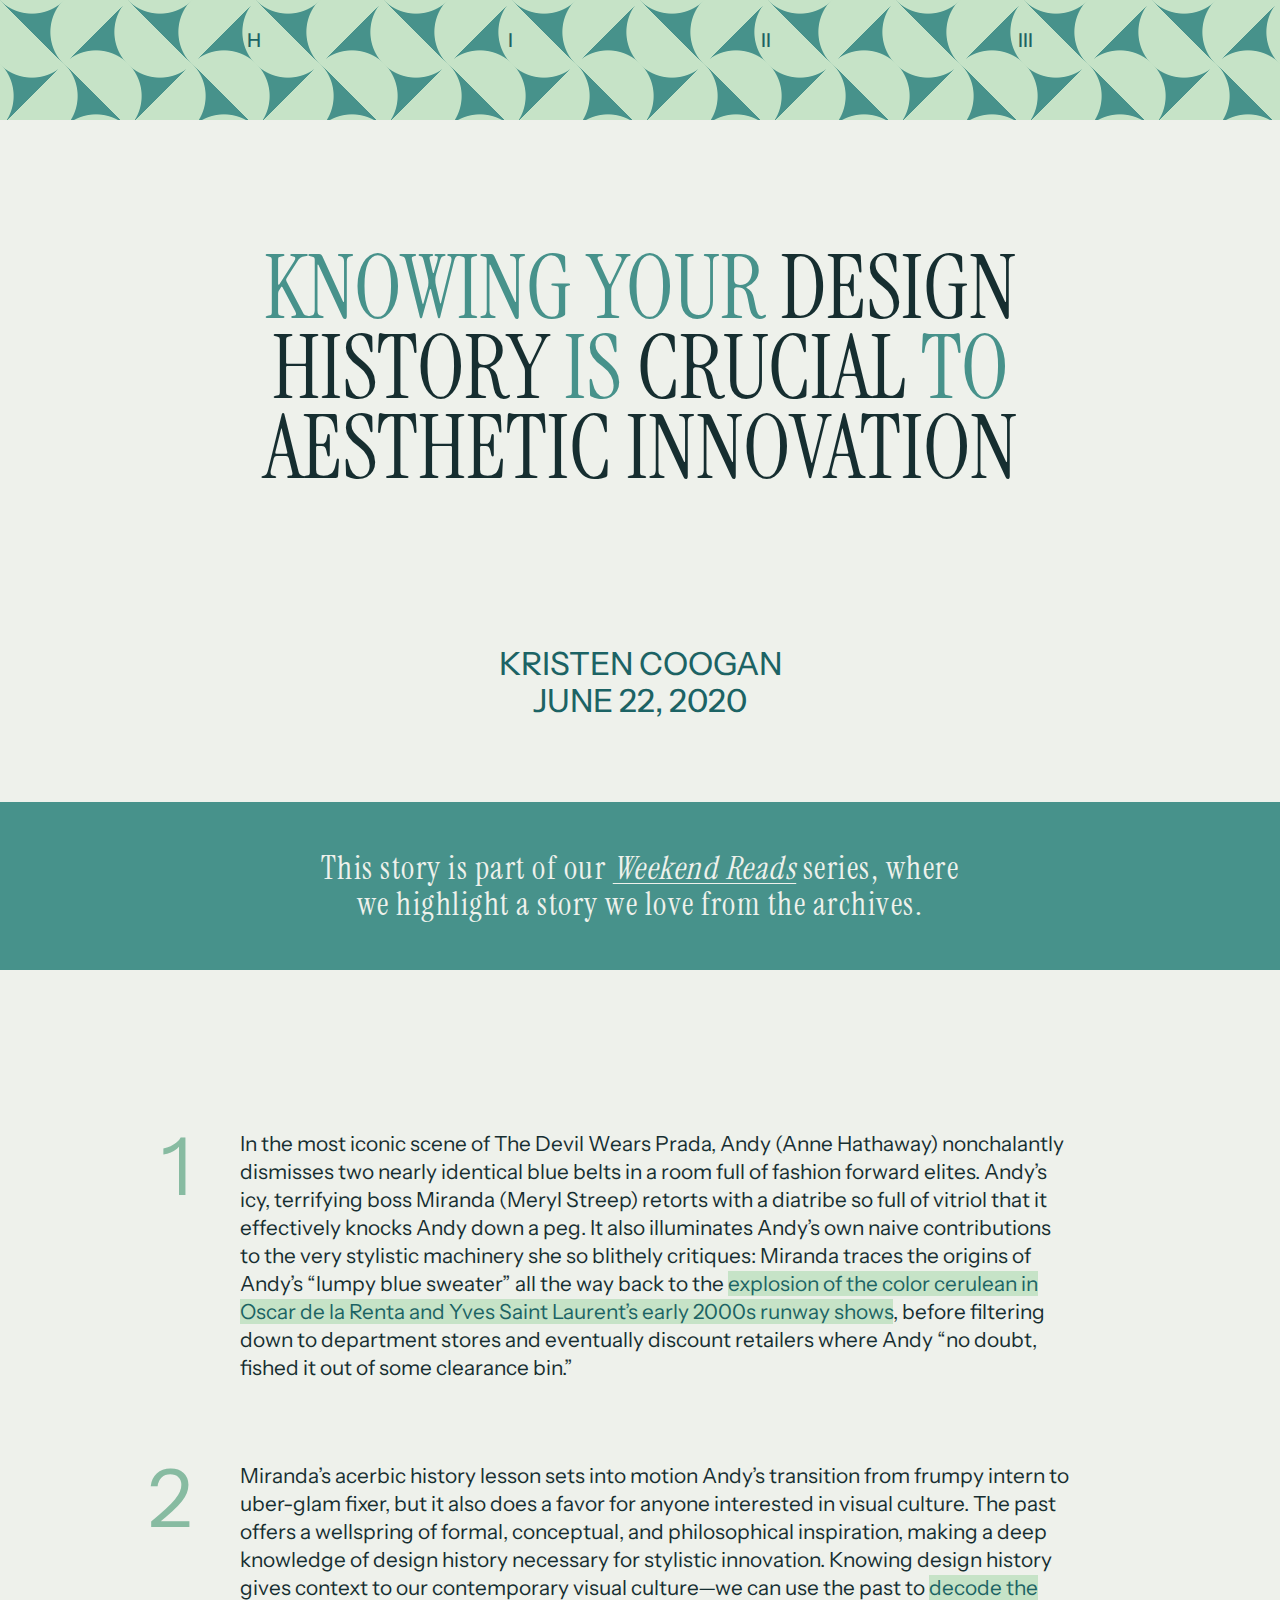
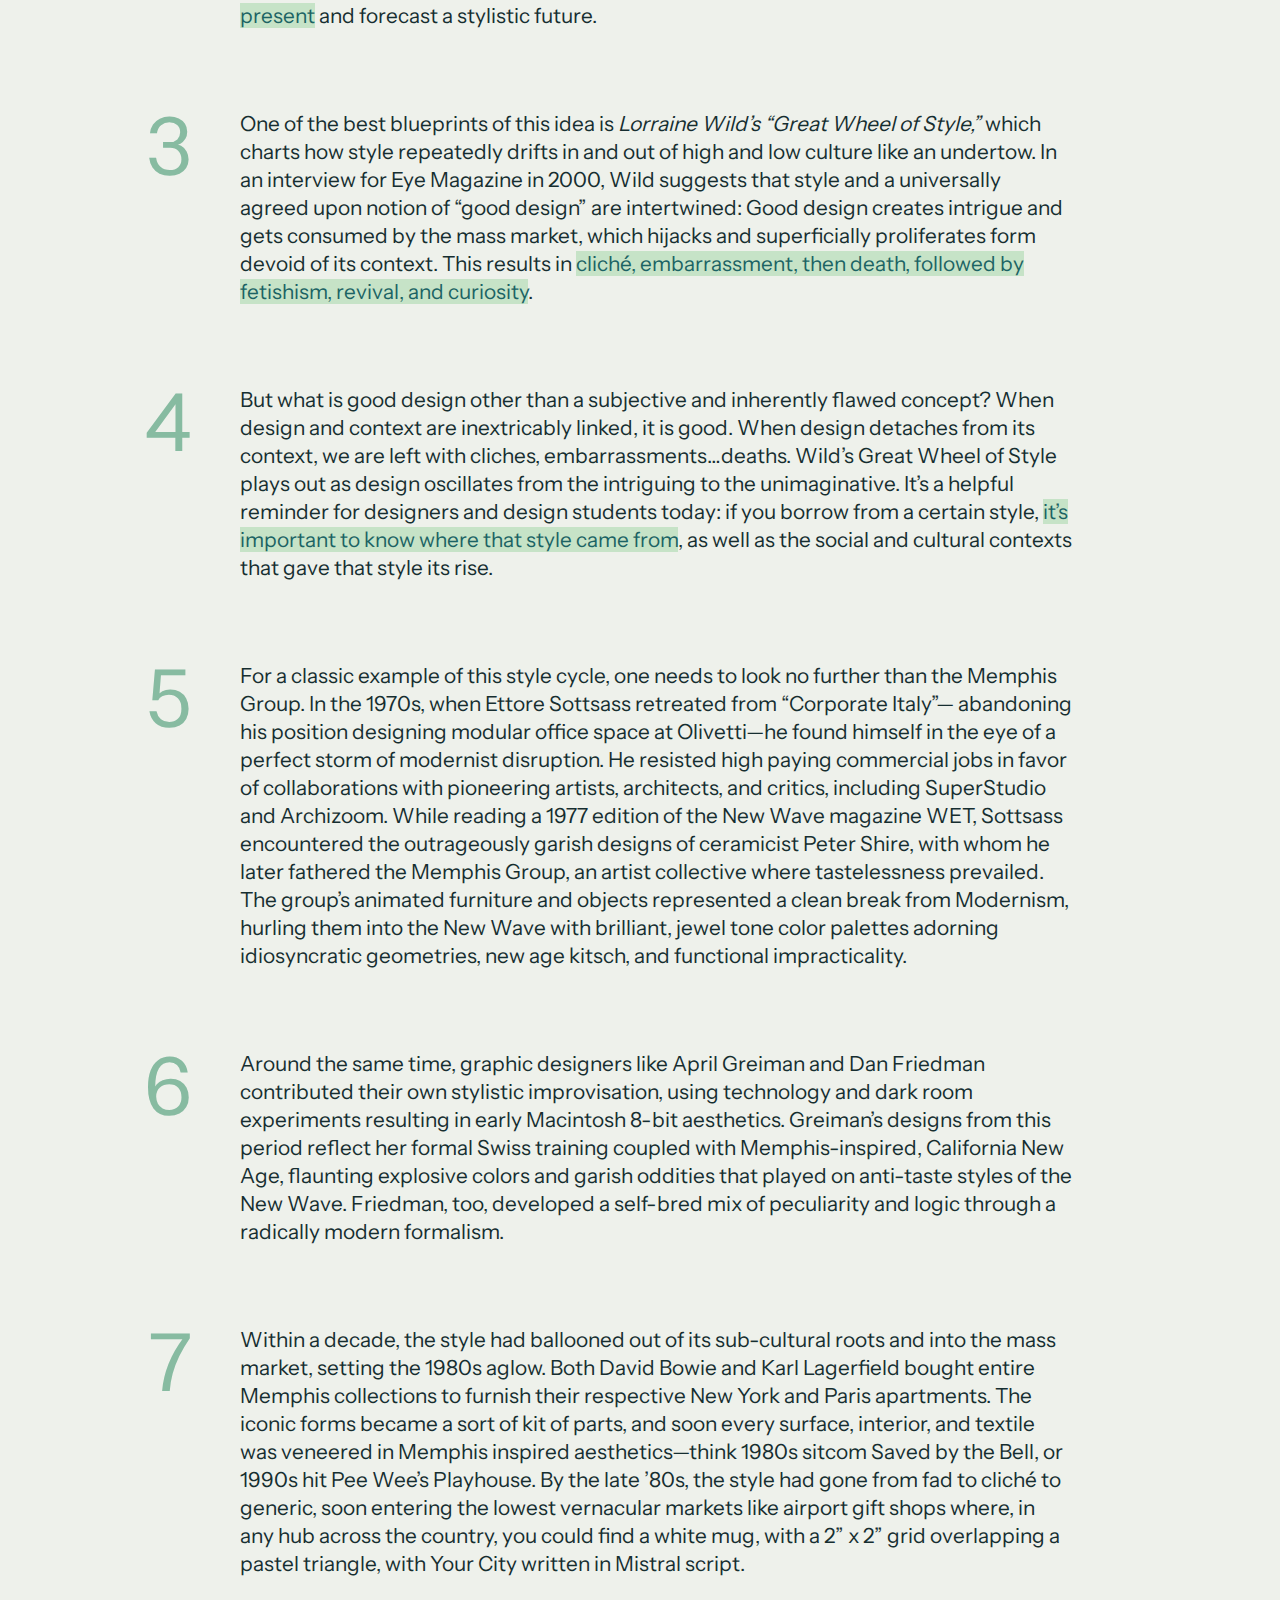
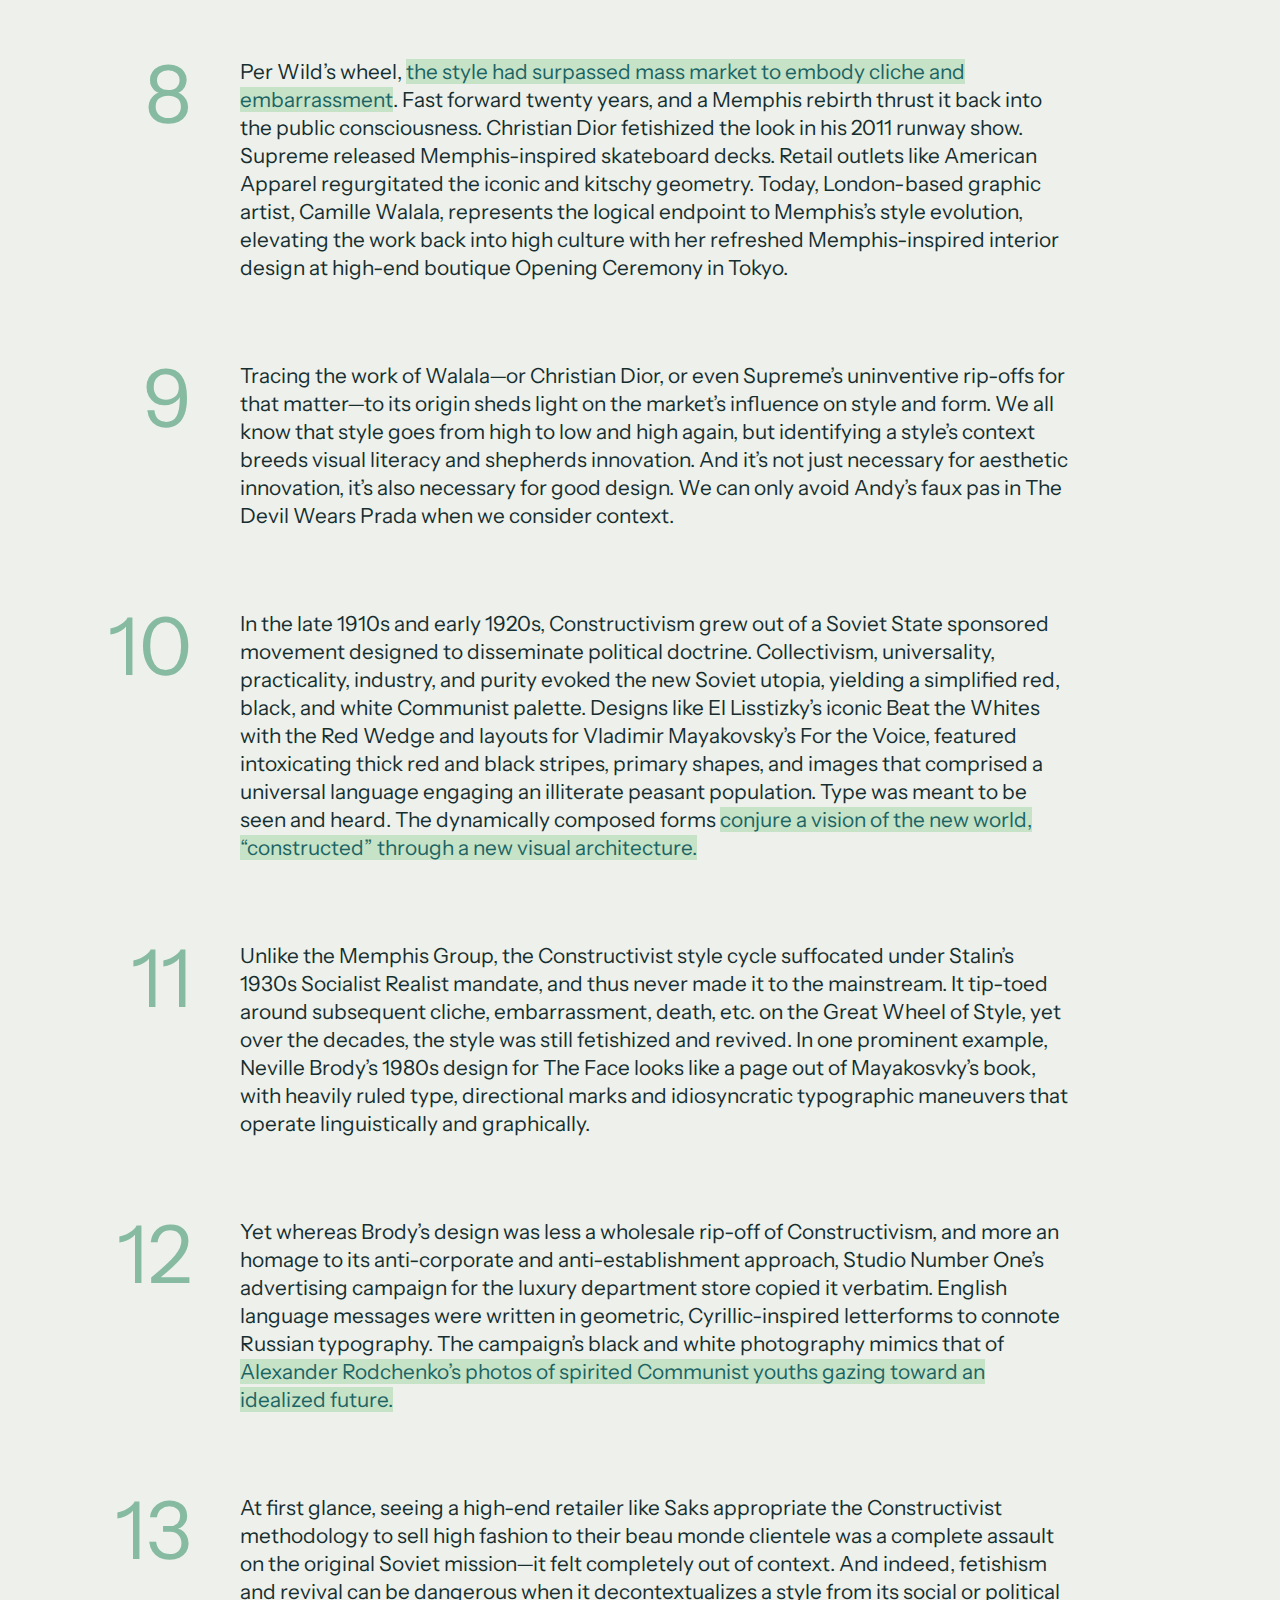
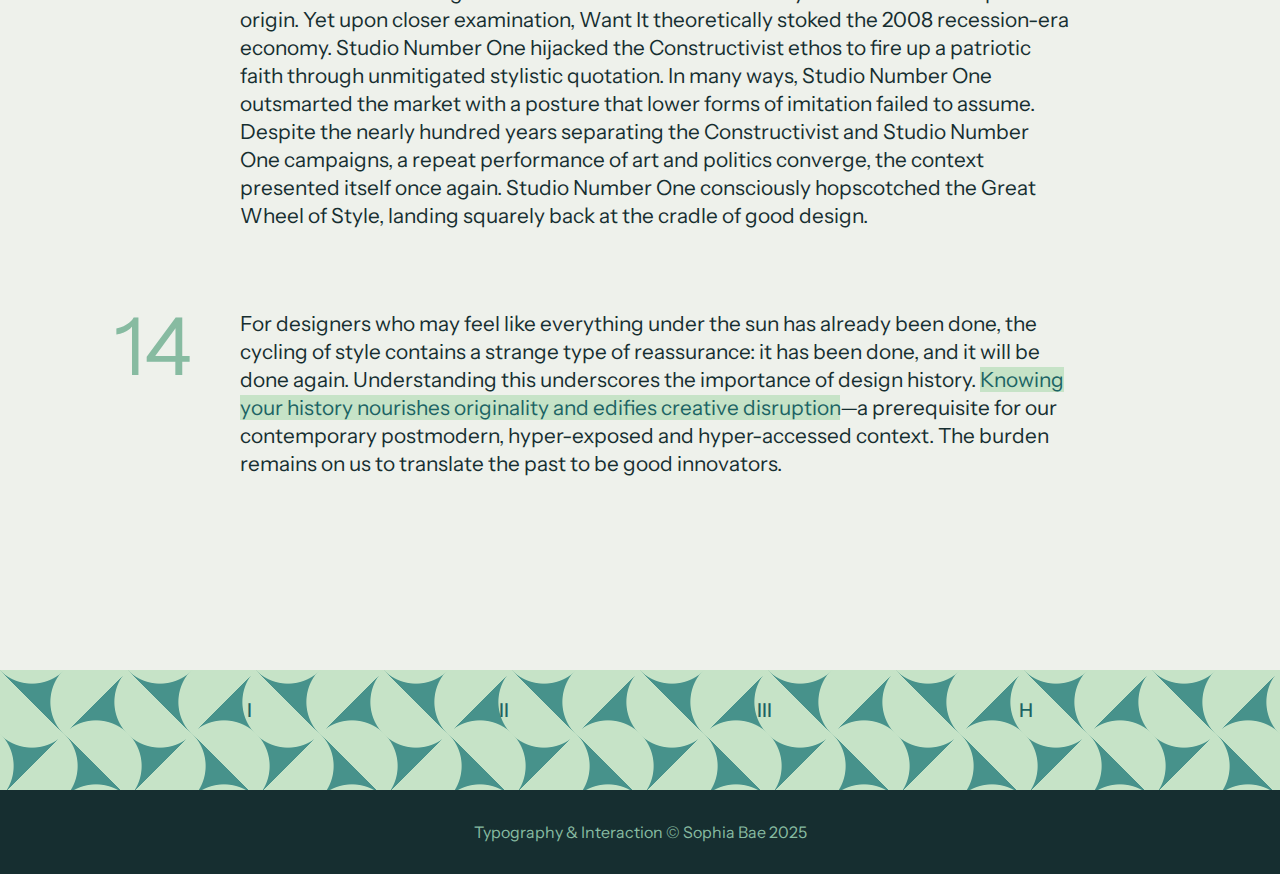
<file: article-1/index.html>
<!DOCTYPE html>
<!DOCTYPE html>
<html>
    <head>
        <title>Sophia's Binding</title>
        <meta name="viewport" content="width=device-width, initial-scale=1" />
        <link href="reset.css"rel="stylesheet">
        <link href="style.css"rel="stylesheet">
    </head>

    <body>
        <div class="dark-line">
            <nav>
                <ul>
                    <li><a href="../index.html">H</a></li>
                    <li><a href="/article-1/index.html">I</a></li>
                    <li><a href="../article-2/index.html">II</a></li>
                    <li><a href="../article-3/index.html">III</a></li>
                </ul>
            </nav>
        </div>
        <div id="top-line" class="line">
            
        </div>

        <header>
            
            
            <section class="title-sec">
                <h1 id="article-title">
                KNOWING YOUR <span>DESIGN HISTORY</span> IS <span>CRUCIAL</span> TO <span>AESTHETIC INNOVATION</span>
                </h1>

                <section class="og-text">
                    <p id="og-author" class="art-detail">
                        KRISTEN COOGAN
                    </p>
                    <p id="og-date" class="art-detail">
                        JUNE 22, 2020
                    </p>
                </section>
            </section>
            
            
        </header>

        <div class="line"></div>

        <main>

            <article>

                <p class="context">
                    This story is part of our <em>Weekend Reads</em> series, where we highlight a story we love from the archives.
                </p>

                <div id="top-line" class="line"></div>
                
                <section class="para">
                    <p class="label">1</p>
                    <p class="pg">
                    In the most iconic scene of The Devil Wears Prada, Andy (Anne Hathaway) nonchalantly dismisses two nearly identical blue belts in a room full of fashion forward elites. Andy’s icy, terrifying boss Miranda (Meryl Streep) retorts with a diatribe so full of vitriol that it effectively knocks Andy down a peg. It also illuminates Andy’s own naive contributions to the very stylistic machinery she so blithely critiques: Miranda traces the origins of Andy’s “lumpy blue sweater” all the way back to the <mark>explosion of the color cerulean in Oscar de la Renta and Yves Saint Laurent’s early 2000s runway shows</mark>, before filtering down to department stores and eventually discount retailers where Andy “no doubt, fished it out of some clearance bin.” 
                </p>
                <p class="label">2</p>
                <p class="pg">
                    Miranda’s acerbic history lesson sets into motion Andy’s transition from frumpy intern to uber-glam fixer, but it also does a favor for anyone interested in visual culture. The past offers a wellspring of formal, conceptual, and philosophical inspiration, making a deep knowledge of design history necessary for stylistic innovation. Knowing design history gives context to our contemporary visual culture—we can use the past to <mark>decode the present</mark> and forecast a stylistic future.
                </p>
                <p class="label">3</p>
                <p class="pg">   
                    One of the best blueprints of this idea is <em>Lorraine Wild’s “Great Wheel of Style,”</em> which charts how style repeatedly drifts in and out of high and low culture like an undertow. In an interview for Eye Magazine in 2000, Wild suggests that style and a universally agreed upon notion of “good design” are intertwined: Good design creates intrigue and gets consumed by the mass market, which hijacks and superficially proliferates form devoid of its context. This results in <mark>cliché, embarrassment, then death, followed by fetishism, revival, and curiosity</mark>.
                </p>
                <p class="label">4</p>

                <p class="pg">   
                    But what is good design other than a subjective and inherently flawed concept? When design and context are inextricably linked, it is good. When design detaches from its context, we are left with cliches, embarrassments…deaths. Wild’s Great Wheel of Style plays out as design oscillates from the intriguing to the unimaginative. It’s a helpful reminder for designers and design students today: if you borrow from a certain style, <mark>it’s important to know where that style came from</mark>, as well as the social and cultural contexts that gave that style its rise.
                </p>
                <p class="label">5</p>
                <p class="pg">    
                    For a classic example of this style cycle, one needs to look no further than the Memphis Group. In the 1970s, when Ettore Sottsass retreated from “Corporate Italy”— abandoning his position designing modular office space at Olivetti—he found himself in the eye of a perfect storm of modernist disruption. He resisted high paying commercial jobs in favor of collaborations with pioneering artists, architects, and critics, including SuperStudio and Archizoom. While reading a 1977 edition of the New Wave magazine WET, Sottsass encountered the outrageously garish designs of ceramicist Peter Shire, with whom he later fathered the Memphis Group, an artist collective where tastelessness prevailed. The group’s animated furniture and objects represented a clean break from Modernism, hurling them into the New Wave with brilliant, jewel tone color palettes adorning idiosyncratic geometries, new age kitsch, and functional impracticality. 
                </p>
                <p class="label">6</p>
                <p class="pg">    
                    Around the same time, graphic designers like April Greiman and Dan Friedman contributed their own stylistic improvisation, using technology and dark room experiments resulting in early Macintosh 8-bit aesthetics. Greiman’s designs from this period reflect her formal Swiss training coupled with Memphis-inspired, California New Age, flaunting explosive colors and garish oddities that played on anti-taste styles of the New Wave. Friedman, too, developed a self-bred mix of peculiarity and logic through a radically modern formalism.
                </p>
                <p class="label">7</p>
                <p class="pg">    
                    Within a decade, the style had ballooned out of its sub-cultural roots and into the mass market, setting the 1980s aglow. Both David Bowie and Karl Lagerfield bought entire Memphis collections to furnish their respective New York and Paris apartments. The iconic forms became a sort of kit of parts, and soon every surface, interior, and textile was veneered in Memphis inspired aesthetics—think 1980s sitcom Saved by the Bell, or 1990s hit Pee Wee’s Playhouse. By the late ’80s, the style had gone from fad to cliché to generic, soon entering the lowest vernacular markets like airport gift shops where, in any hub across the country, you could find a white mug, with a 2” x 2” grid overlapping a pastel triangle, with Your City written in Mistral script. 
                </p>
                <p class="label">8</p>
                <p class="pg">    
                    Per Wild’s wheel, <mark>the style had surpassed mass market to embody cliche and embarrassment</mark>. Fast forward twenty years, and a Memphis rebirth thrust it back into the public consciousness. Christian Dior fetishized the look in his 2011 runway show. Supreme released Memphis-inspired skateboard decks. Retail outlets like American Apparel regurgitated the iconic and kitschy geometry. Today, London-based graphic artist, Camille Walala, represents the logical endpoint to Memphis’s style evolution, elevating the work back into high culture with her refreshed Memphis-inspired interior design at high-end boutique Opening Ceremony in Tokyo. 
                </p>
                <p class="label">9</p>
                <p class="pg">    
                    Tracing the work of Walala—or Christian Dior, or even Supreme’s uninventive rip-offs for that matter—to its origin sheds light on the market’s influence on style and form. We all know that style goes from high to low and high again, but identifying a style’s context breeds visual literacy and shepherds innovation. And it’s not just necessary for aesthetic innovation, it’s also necessary for good design. We can only avoid Andy’s faux pas in The Devil Wears Prada when we consider context. 
                </p>
                <p class="label">10</p>
                <p class="pg">
                    In the late 1910s and early 1920s, Constructivism grew out of a Soviet State sponsored movement designed to disseminate political doctrine. Collectivism, universality, practicality, industry, and purity evoked the new Soviet utopia, yielding a simplified red, black, and white Communist palette. Designs like El Lisstizky’s iconic Beat the Whites with the Red Wedge and layouts for Vladimir Mayakovsky’s For the Voice, featured intoxicating thick red and black stripes, primary shapes, and images that comprised a universal language engaging an illiterate peasant population. Type was meant to be seen and heard. The dynamically composed forms <mark>conjure a vision of the new world, “constructed” through a new visual architecture.</mark>
                </p>
                <p class="label">11</p>
                <p class="pg">
                    Unlike the Memphis Group, the Constructivist style cycle suffocated under Stalin’s 1930s Socialist Realist mandate, and thus never made it to the mainstream. It tip-toed around subsequent cliche, embarrassment, death, etc. on the Great Wheel of Style, yet over the decades, the style was still fetishized and revived. In one prominent example, Neville Brody’s 1980s design for The Face looks like a page out of Mayakosvky’s book, with heavily ruled type, directional marks and idiosyncratic typographic maneuvers that operate linguistically and graphically. 
                </p>
                <p class="label">12</p>
                <p class="pg">
                    Yet whereas Brody’s design was less a wholesale rip-off of Constructivism, and more an homage to its anti-corporate and anti-establishment approach, Studio Number One’s advertising campaign for the luxury department store copied it verbatim. English language messages were written in geometric, Cyrillic-inspired letterforms to connote Russian typography. The campaign’s black and white photography mimics that of <mark>Alexander Rodchenko’s photos of spirited Communist youths gazing toward an idealized future.</mark>
                </p>
                <p class="label">13</p>
                <p class="pg">
                    At first glance, seeing a high-end retailer like Saks appropriate the Constructivist methodology to sell high fashion to their beau monde clientele was a complete assault on the original Soviet mission—it felt completely out of context. And indeed, fetishism and revival can be dangerous when it decontextualizes a style from its social or political origin. Yet upon closer examination, Want It theoretically stoked the 2008 recession-era economy. Studio Number One hijacked the Constructivist ethos to fire up a patriotic faith through unmitigated stylistic quotation. In many ways, Studio Number One outsmarted the market with a posture that lower forms of imitation failed to assume. Despite the nearly hundred years separating the Constructivist and Studio Number One campaigns, a repeat performance of art and politics converge, the context presented itself once again. Studio Number One consciously hopscotched the Great Wheel of Style, landing squarely back at the cradle of good design.
                </p>
                <p class="label">14</p>
                <p class="pg">
                    For designers who may feel like everything under the sun has already been done, the cycling of style contains a strange type of reassurance: it has been done, and it will be done again. Understanding this underscores the importance of design history. <mark>Knowing your history nourishes originality and edifies creative disruption</mark>—a prerequisite for our contemporary postmodern, hyper-exposed and hyper-accessed context. The burden remains on us to translate the past to be good innovators.
                </p>

                
                </section>
                
                
            </article>
            <div id="top-line" class="line"></div>
            <div class="dark-line">
                <nav>
                <ul>
                    
                    <li><a href="/article-1/index.html">I</a></li>
                    <li><a href="../article-2/index.html">II</a></li>
                    <li><a href="../article-3/index.html">III</a></li>
                    <li><a href="../index.html">H</a></li>
                </ul>
                </nav>
            </div>

            <footer>
                <p>
                    Typography & Interaction © Sophia Bae 2025
                </p>
            </footer>


        </main>
    </body>
</html>
</file>
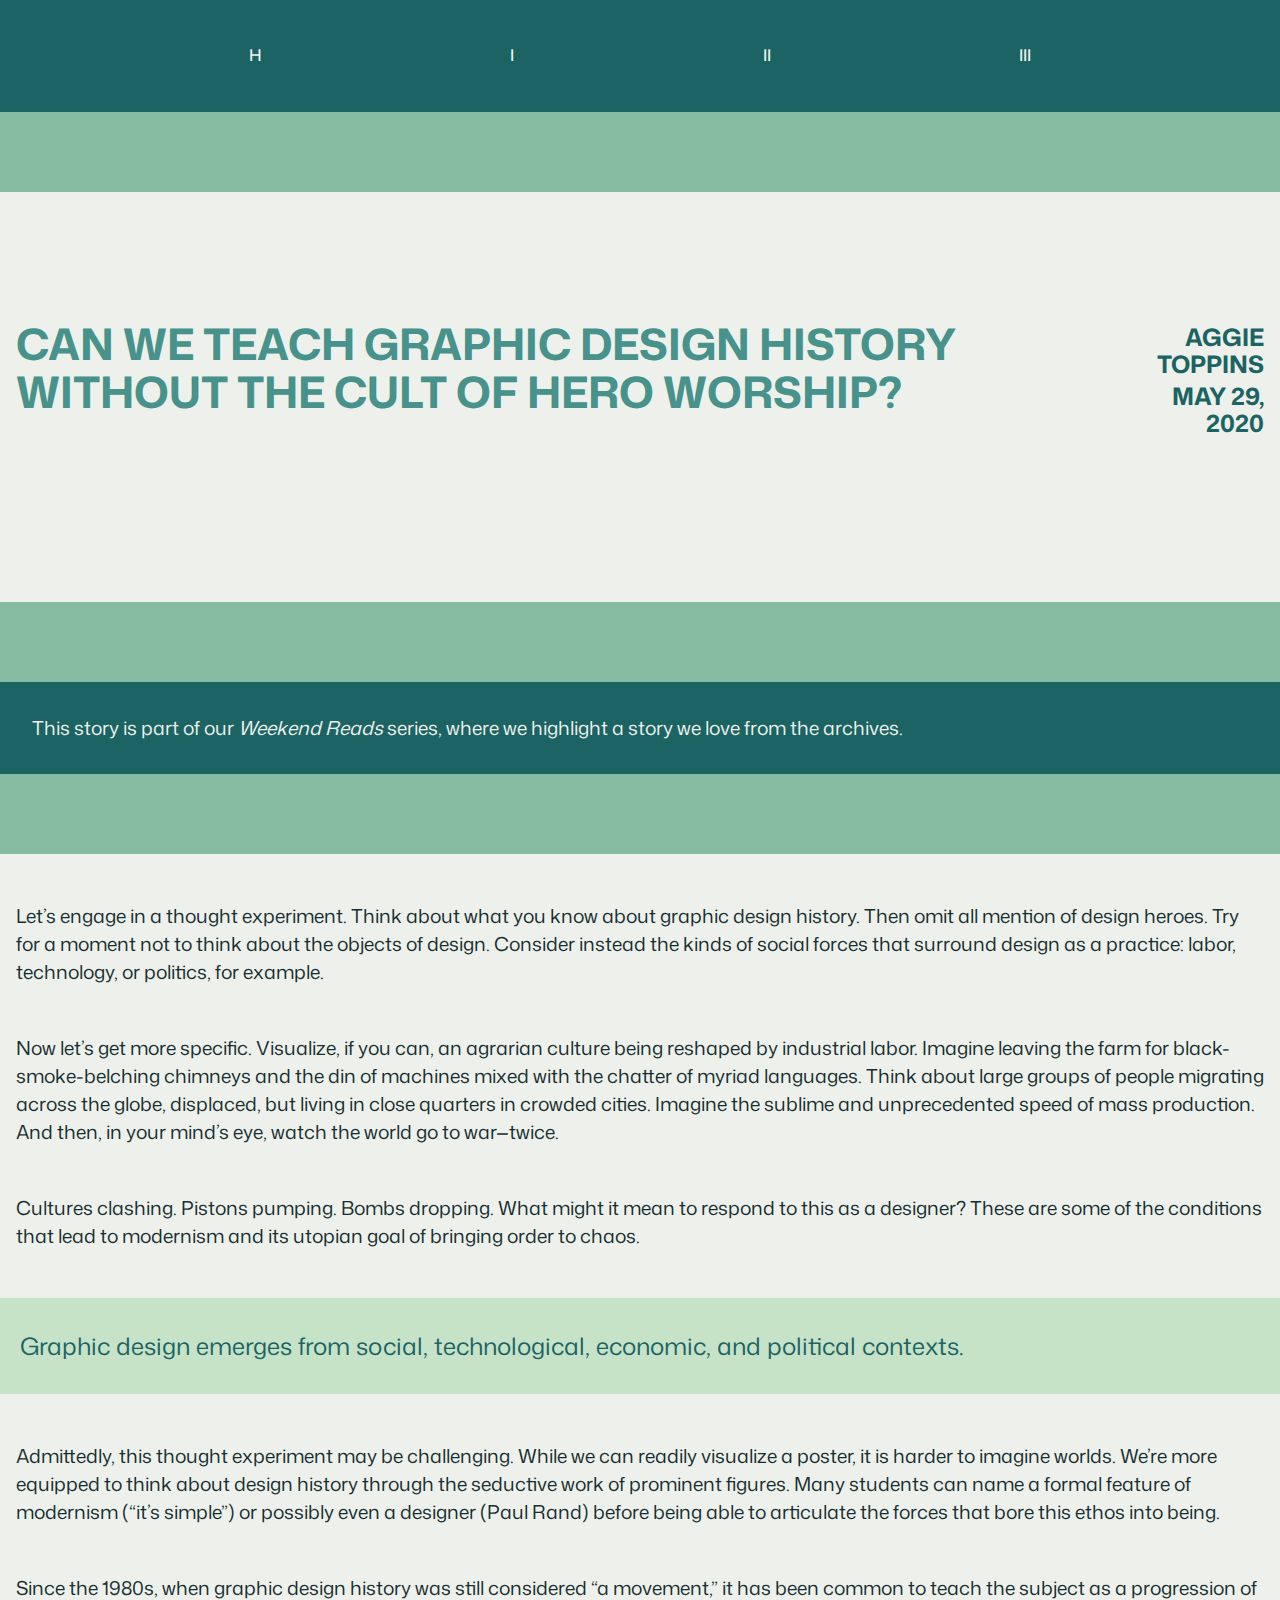
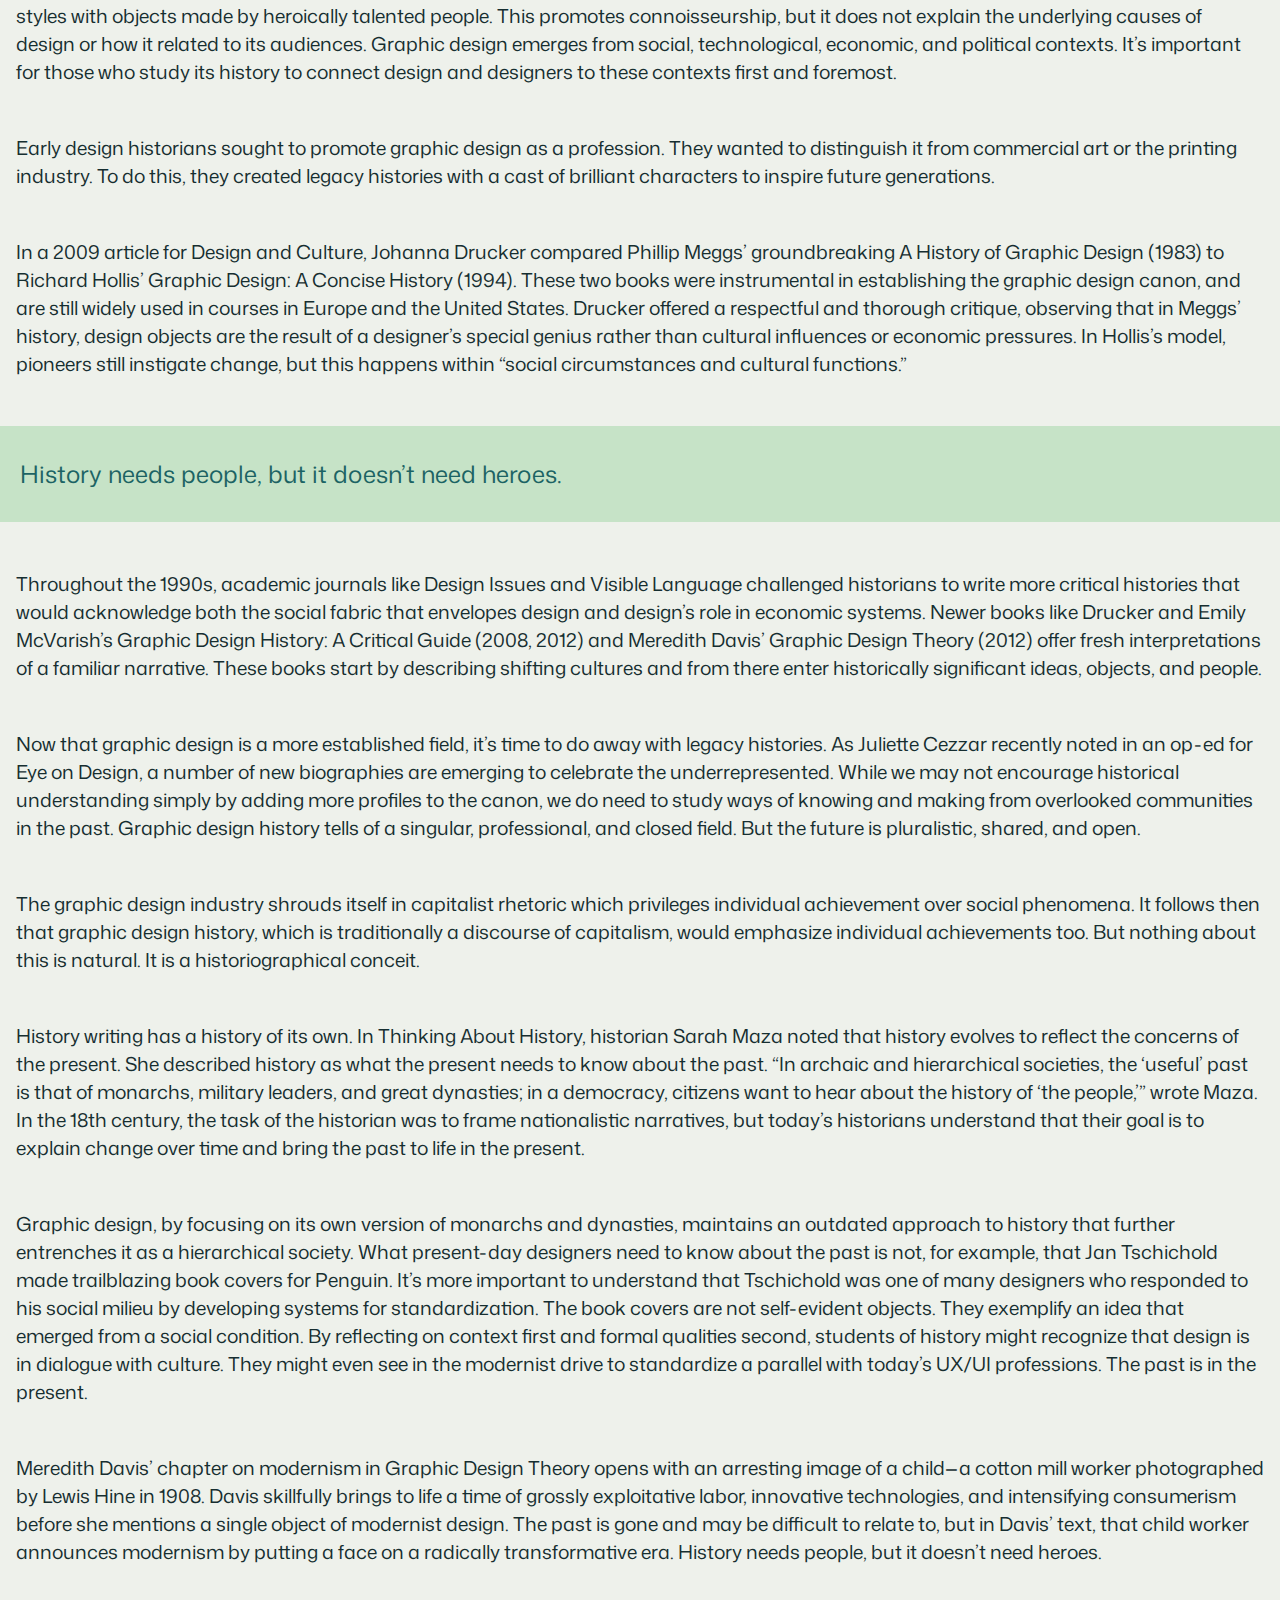
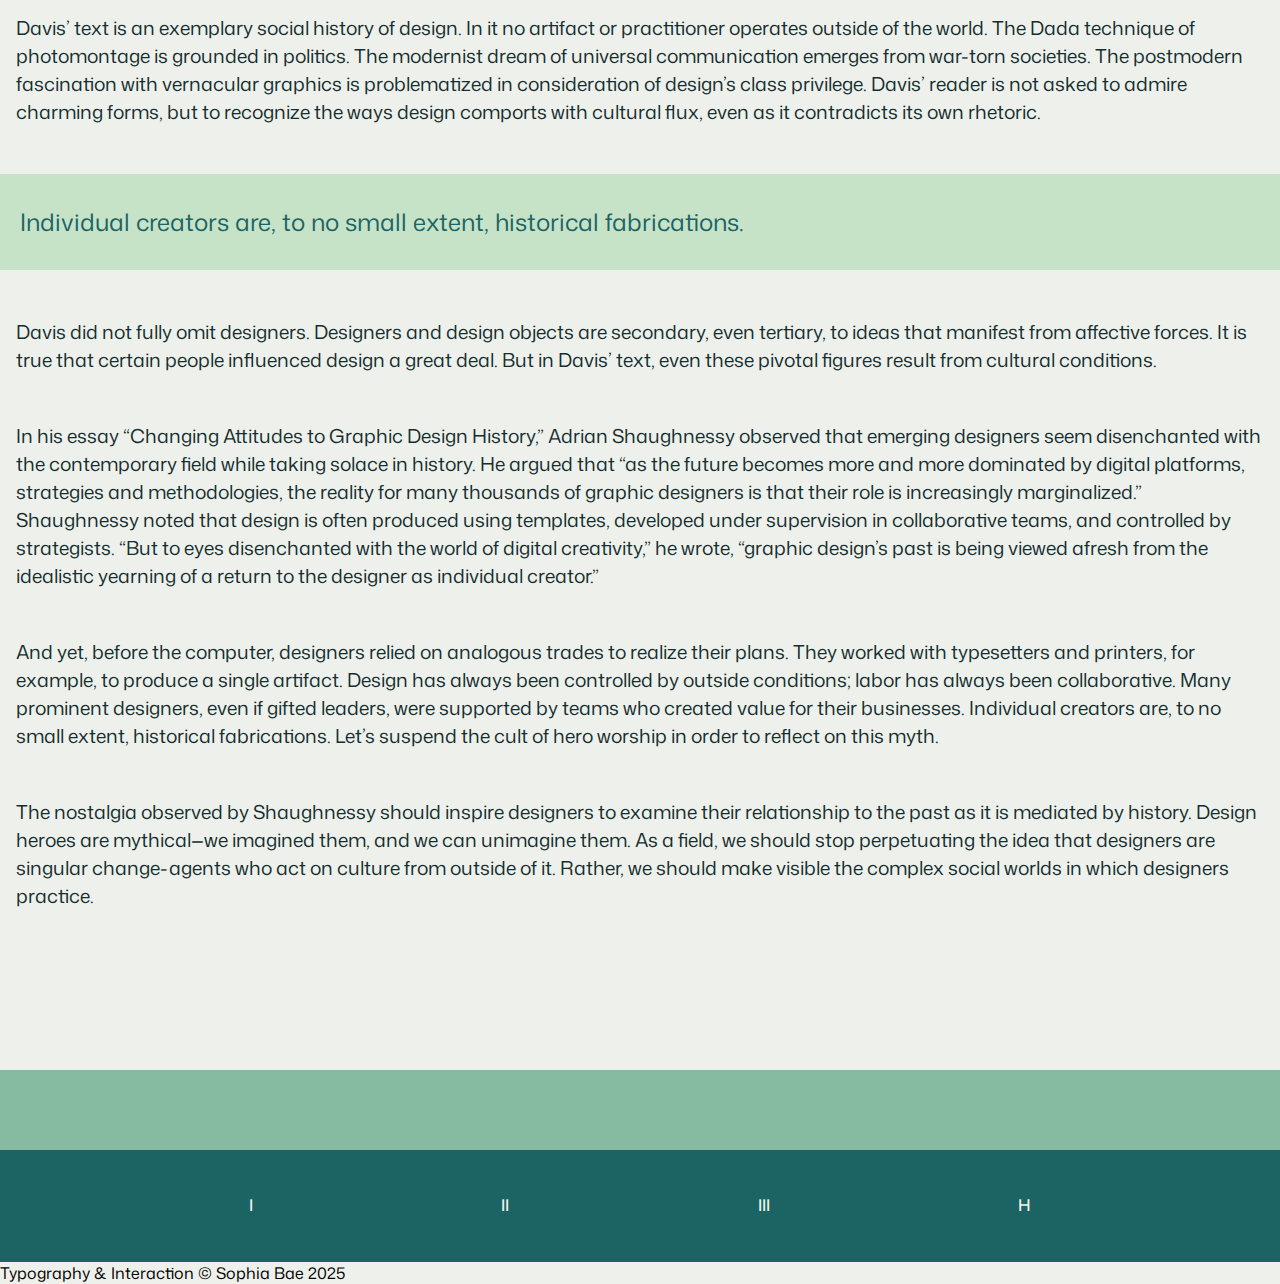
<file: article-3/index.html>
<!DOCTYPE html>
<!DOCTYPE html>
<html>
    <head>
        <title>Sophia's Binding</title>
        <meta name="viewport" content="width=device-width, initial-scale=1" />
        <link href="reset.css"rel="stylesheet">
        <link href="style.css"rel="stylesheet">
    </head>

    <body>
        <div class="dark-line">
            <nav>
                <ul>
                    <li><a href="../index.html">H</a></li>
                    <li><a href="../article-1/index.html">I</a></li>
                    <li><a href="../article-2/index.html">II</a></li>
                    <li><a href="/article-3/index.html">III</a></li>
                </ul>
            </nav>
        </div>
        <div id="top-line" class="line">
            
        </div>

        <header>
            
            
            <section class="title-sec">
                <h1 id="article-title">
                CAN WE TEACH <span>GRAPHIC DESIGN HISTORY</span> WITHOUT THE CULT OF <span>HERO WORSHIP</span>?
                </h1>

            <section class="og-text">
                <p id="og-author" class="art-detail">
                    AGGIE TOPPINS
                </p>
                <p id="og-date" class="art-detail">
                    MAY 29, 2020
                </p>
            </section>
            </section>
            
            
        </header>

        <div class="line"></div>

        <main>

            <article>

                <p class="context">
                    This story is part of our <em>Weekend Reads</em> series, where we highlight a story we love from the archives.
                </p>

                <div id="top-line" class="line"></div>
                
                <p class="pg">

                    Let’s engage in a thought experiment. Think about what you know about graphic design history. Then omit all mention of design heroes. Try for a moment not to think about the objects of design. Consider instead the kinds of social forces that surround design as a practice: labor, technology, or politics, for example. 
                </p>
                <p class="pg">
                    Now let’s get more specific. Visualize, if you can, an agrarian culture being reshaped by industrial labor. Imagine leaving the farm for black-smoke-belching chimneys and the din of machines mixed with the chatter of myriad languages. Think about large groups of people migrating across the globe, displaced, but living in close quarters in crowded cities. Imagine the sublime and unprecedented speed of mass production. And then, in your mind’s eye, watch the world go to war—twice. 
                </p>
                <p class="pg">

                    
                    Cultures clashing. Pistons pumping. Bombs dropping. What might it mean to respond to this as a designer? These are some of the conditions that lead to modernism and its utopian goal of bringing order to chaos.
                </p>

                <blockquote>
                    Graphic design emerges from social, technological, economic, and political contexts.

                </blockquote>
                <p class="pg">

                
                Admittedly, this thought experiment may be challenging. While we can readily visualize a poster, it is harder to imagine worlds. We’re more equipped to think about design history through the seductive work of prominent figures. Many students can name a formal feature of modernism (“it’s simple”) or possibly even a designer (Paul Rand) before being able to articulate the forces that bore this ethos into being. 
                </p> 
                <p class="pg">
                Since the 1980s, when graphic design history was still considered “a movement,” it has been common to teach the subject as a progression of styles with objects made by heroically talented people. This promotes connoisseurship, but it does not explain the underlying causes of design or how it related to its audiences. Graphic design emerges from social, technological, economic, and political contexts. It’s important for those who study its history to connect design and designers to these contexts first and foremost.
                </p>
                <p class="pg">
                Early design historians sought to promote graphic design as a profession. They wanted to distinguish it from commercial art or the printing industry. To do this, they created legacy histories with a cast of brilliant characters to inspire future generations. 
                </p>
                <p class="pg">
                In a 2009 article for Design and Culture, Johanna Drucker compared Phillip Meggs’ groundbreaking A History of Graphic Design (1983) to Richard Hollis’ Graphic Design: A Concise History (1994). These two books were instrumental in establishing the graphic design canon, and are still widely used in courses in Europe and the United States. Drucker offered a respectful and thorough critique, observing that in Meggs’ history, design objects are the result of a designer’s special genius rather than cultural influences or economic pressures. In Hollis’s model, pioneers still instigate change, but this happens within “social circumstances and cultural functions.”
                </p>

                <blockquote>
                    History needs people, but it doesn’t need heroes.

                </blockquote>
                <p class="pg">
                Throughout the 1990s, academic journals like Design Issues and Visible Language challenged historians to write more critical histories that would acknowledge both the social fabric that envelopes design and design’s role in economic systems. Newer books like Drucker and Emily McVarish’s Graphic Design History: A Critical Guide (2008, 2012) and Meredith Davis’ Graphic Design Theory (2012) offer fresh interpretations of a familiar narrative. These books start by describing shifting cultures and from there enter historically significant ideas, objects, and people.
                </p>
                <p class="pg">
                Now that graphic design is a more established field, it’s time to do away with legacy histories. As Juliette Cezzar recently noted in an op-ed for Eye on Design, a number of new biographies are emerging to celebrate the underrepresented. While we may not encourage historical understanding simply by adding more profiles to the canon, we do need to study ways of knowing and making from overlooked communities in the past. Graphic design history tells of a singular, professional, and closed field. But the future is pluralistic, shared, and open. 
                </p>
                <p class="pg">
                The graphic design industry shrouds itself in capitalist rhetoric which privileges individual achievement over social phenomena. It follows then that graphic design history, which is traditionally a discourse of capitalism, would emphasize individual achievements too. But nothing about this is natural. It is a historiographical conceit. 
                </p>
                <p class="pg">
                History writing has a history of its own. In Thinking About History, historian Sarah Maza noted that history evolves to reflect the concerns of the present. She described history as what the present needs to know about the past. “In archaic and hierarchical societies, the ‘useful’ past is that of monarchs, military leaders, and great dynasties; in a democracy, citizens want to hear about the history of ‘the people,’” wrote Maza. In the 18th century, the task of the historian was to frame nationalistic narratives, but today’s historians understand that their goal is to explain change over time and bring the past to life in the present.
                </p>
                <p class="pg">
                Graphic design, by focusing on its own version of monarchs and dynasties, maintains an outdated approach to history that further entrenches it as a hierarchical society. What present-day designers need to know about the past is not, for example, that Jan Tschichold made trailblazing book covers for Penguin. It’s more important to understand that Tschichold was one of many designers who responded to his social milieu by developing systems for standardization. The book covers are not self-evident objects. They exemplify an idea that emerged from a social condition. By reflecting on context first and formal qualities second, students of history might recognize that design is in dialogue with culture. They might even see in the modernist drive to standardize a parallel with today’s UX/UI professions. The past is in the present.
                </p>
                <p class="pg">

                Meredith Davis’ chapter on modernism in Graphic Design Theory opens with an arresting image of a child—a cotton mill worker photographed by Lewis Hine in 1908. Davis skillfully brings to life a time of grossly exploitative labor, innovative technologies, and intensifying consumerism before she mentions a single object of modernist design. The past is gone and may be difficult to relate to, but in Davis’ text, that child worker announces modernism by putting a face on a radically transformative era. History needs people, but it doesn’t need heroes.
                </p>
                <p class="pg">

                Davis’ text is an exemplary social history of design. In it no artifact or practitioner operates outside of the world. The Dada technique of photomontage is grounded in politics. The modernist dream of universal communication emerges from war-torn societies. The postmodern fascination with vernacular graphics is problematized in consideration of design’s class privilege. Davis’ reader is not asked to admire charming forms, but to recognize the ways design comports with cultural flux, even as it contradicts its own rhetoric.
                </p>

                <blockquote>
                    Individual creators are, to no small extent, historical fabrications.

                </blockquote>
                <p class="pg">
                Davis did not fully omit designers. Designers and design objects are secondary, even tertiary, to ideas that manifest from affective forces. It is true that certain people influenced design a great deal. But in Davis’ text, even these pivotal figures result from cultural conditions. 
                </p>
                <p class="pg">

                
                In his essay “Changing Attitudes to Graphic Design History,” Adrian Shaughnessy observed that emerging designers seem disenchanted with the contemporary field while taking solace in history. He argued that “as the future becomes more and more dominated by digital platforms, strategies and methodologies, the reality for many thousands of graphic designers is that their role is increasingly marginalized.” Shaughnessy noted that design is often produced using templates, developed under supervision in collaborative teams, and controlled by strategists. “But to eyes disenchanted with the world of digital creativity,” he wrote, “graphic design’s past is being viewed afresh from the idealistic yearning of a return to the designer as individual creator.” 
                </p>
                <p class="pg">
                And yet, before the computer, designers relied on analogous trades to realize their plans. They worked with typesetters and printers, for example, to produce a single artifact. Design has always been controlled by outside conditions; labor has always been collaborative. Many prominent designers, even if gifted leaders, were supported by teams who created value for their businesses. Individual creators are, to no small extent, historical fabrications. Let’s suspend the cult of hero worship in order to reflect on this myth. 
                </p>
                <p class="pg">
                The nostalgia observed by Shaughnessy should inspire designers to examine their relationship to the past as it is mediated by history. Design heroes are mythical—we imagined them, and we can unimagine them. As a field, we should stop perpetuating the idea that designers are singular change-agents who act on culture from outside of it. Rather, we should make visible the complex social worlds in which designers practice. 
                </p>
                


                
                
            </article>
            <div id="top-line" class="line"></div>
            <div class="dark-line">
                <nav>
                    <ul>
                        
                        <li><a href="../article-1/index.html">I</a></li>
                        <li><a href="../article-2/index.html">II</a></li>
                        <li><a href="/article-3/index.html">III</a></li>
                        <li><a href="../index.html">H</a></li>
                    </ul>
                </nav>
            </div>

            <footer>
                <p>
                    Typography & Interaction © Sophia Bae 2025
                </p>
            </footer>



        </main>
    </body>
</html>
</file>
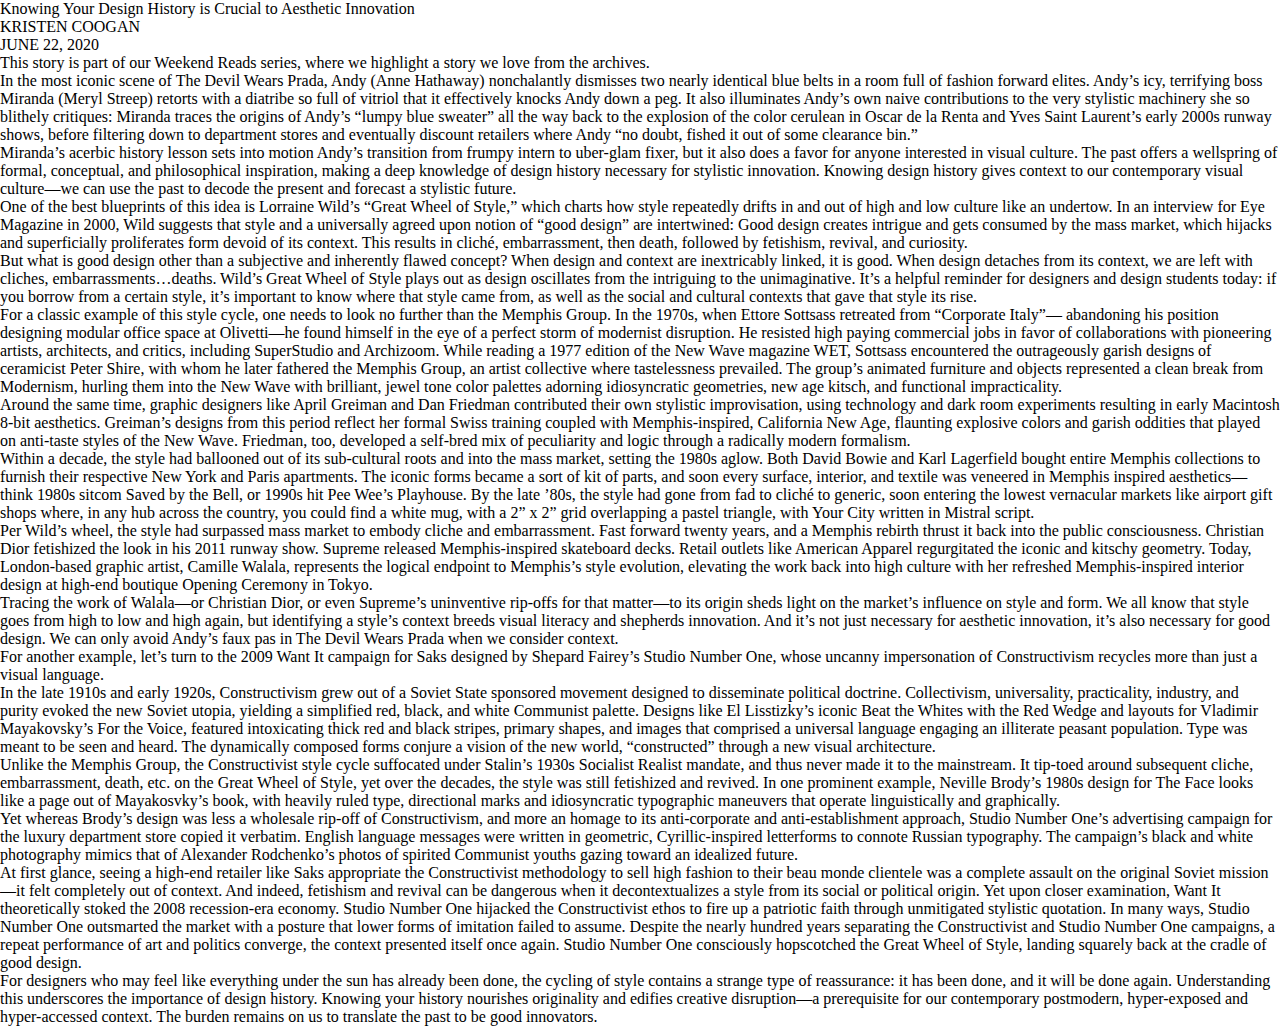
<file: dir-1/index.html>
<!DOCTYPE html>
<html>
    <head>
        <title>Sophia's Binding</title>
        <meta name="viewport" content="width=device-width, initial-scale=1" />
        <link href="reset.css"rel="stylesheet">
        <link href="style.css"rel="stylesheet">
    </head>

    <body>

        <header>
            
            <h1 id="article-title">
                <span>Knowing Your</span> 
                <span>Design History</span> 
                <span>is Crucial to</span> 
                <span>Aesthetic Innovation</span>
            </h1>

            <section class="og-text">
                <p id="og-author" class="art-detail">
                    KRISTEN COOGAN
                </p>
                <p id="og-date" class="art-detail">
                    JUNE 22, 2020
                </p>
            </section>
            
        </header>

        <main>

            <article>

                <p class="context">
                    This story is part of our <em>Weekend Reads</em> series, where we highlight a story we love from the archives.
                </p>
                
                
                <p class="pg">
                    In the most iconic scene of The Devil Wears Prada, Andy (Anne Hathaway) nonchalantly dismisses two nearly identical blue belts in a room full of fashion forward elites. Andy’s icy, terrifying boss Miranda (Meryl Streep) retorts with a diatribe so full of vitriol that it effectively knocks Andy down a peg. It also illuminates Andy’s own naive contributions to the very stylistic machinery she so blithely critiques: Miranda traces the origins of Andy’s “lumpy blue sweater” all the way back to the explosion of the color cerulean in Oscar de la Renta and Yves Saint Laurent’s early 2000s runway shows, before filtering down to department stores and eventually discount retailers where Andy “no doubt, fished it out of some clearance bin.” 
                </p>
                <p class="pg">
                    Miranda’s acerbic history lesson sets into motion Andy’s transition from frumpy intern to uber-glam fixer, but it also does a favor for anyone interested in visual culture. The past offers a wellspring of formal, conceptual, and philosophical inspiration, making a deep knowledge of design history necessary for stylistic innovation. Knowing design history gives context to our contemporary visual culture—we can use the past to decode the present and forecast a stylistic future.
                </p>
                <p class="pg">   
                    One of the best blueprints of this idea is Lorraine Wild’s “Great Wheel of Style,” which charts how style repeatedly drifts in and out of high and low culture like an undertow. In an interview for Eye Magazine in 2000, Wild suggests that style and a universally agreed upon notion of “good design” are intertwined: Good design creates intrigue and gets consumed by the mass market, which hijacks and superficially proliferates form devoid of its context. This results in cliché, embarrassment, then death, followed by fetishism, revival, and curiosity. 
                </p>
                <p class="pg">   
                    But what is good design other than a subjective and inherently flawed concept? When design and context are inextricably linked, it is good. When design detaches from its context, we are left with cliches, embarrassments…deaths. Wild’s Great Wheel of Style plays out as design oscillates from the intriguing to the unimaginative. It’s a helpful reminder for designers and design students today: if you borrow from a certain style, it’s important to know where that style came from, as well as the social and cultural contexts that gave that style its rise.
                </p>
                <p class="pg">    
                    For a classic example of this style cycle, one needs to look no further than the Memphis Group. In the 1970s, when Ettore Sottsass retreated from “Corporate Italy”— abandoning his position designing modular office space at Olivetti—he found himself in the eye of a perfect storm of modernist disruption. He resisted high paying commercial jobs in favor of collaborations with pioneering artists, architects, and critics, including SuperStudio and Archizoom. While reading a 1977 edition of the New Wave magazine WET, Sottsass encountered the outrageously garish designs of ceramicist Peter Shire, with whom he later fathered the Memphis Group, an artist collective where tastelessness prevailed. The group’s animated furniture and objects represented a clean break from Modernism, hurling them into the New Wave with brilliant, jewel tone color palettes adorning idiosyncratic geometries, new age kitsch, and functional impracticality. 
                </p>
                <p class="pg">    
                    Around the same time, graphic designers like April Greiman and Dan Friedman contributed their own stylistic improvisation, using technology and dark room experiments resulting in early Macintosh 8-bit aesthetics. Greiman’s designs from this period reflect her formal Swiss training coupled with Memphis-inspired, California New Age, flaunting explosive colors and garish oddities that played on anti-taste styles of the New Wave. Friedman, too, developed a self-bred mix of peculiarity and logic through a radically modern formalism.
                </p>
                <p class="pg">    
                    Within a decade, the style had ballooned out of its sub-cultural roots and into the mass market, setting the 1980s aglow. Both David Bowie and Karl Lagerfield bought entire Memphis collections to furnish their respective New York and Paris apartments. The iconic forms became a sort of kit of parts, and soon every surface, interior, and textile was veneered in Memphis inspired aesthetics—think 1980s sitcom Saved by the Bell, or 1990s hit Pee Wee’s Playhouse. By the late ’80s, the style had gone from fad to cliché to generic, soon entering the lowest vernacular markets like airport gift shops where, in any hub across the country, you could find a white mug, with a 2” x 2” grid overlapping a pastel triangle, with Your City written in Mistral script. 
                </p>
                <p class="pg">    
                    Per Wild’s wheel, the style had surpassed mass market to embody cliche and embarrassment. Fast forward twenty years, and a Memphis rebirth thrust it back into the public consciousness. Christian Dior fetishized the look in his 2011 runway show. Supreme released Memphis-inspired skateboard decks. Retail outlets like American Apparel regurgitated the iconic and kitschy geometry. Today, London-based graphic artist, Camille Walala, represents the logical endpoint to Memphis’s style evolution, elevating the work back into high culture with her refreshed Memphis-inspired interior design at high-end boutique Opening Ceremony in Tokyo. 
                </p>
                <p class="pg">    
                    Tracing the work of Walala—or Christian Dior, or even Supreme’s uninventive rip-offs for that matter—to its origin sheds light on the market’s influence on style and form. We all know that style goes from high to low and high again, but identifying a style’s context breeds visual literacy and shepherds innovation. And it’s not just necessary for aesthetic innovation, it’s also necessary for good design. We can only avoid Andy’s faux pas in The Devil Wears Prada when we consider context. 
                </p>
                <p class="pg">    
                    For another example, let’s turn to the 2009 Want It campaign for Saks designed by Shepard Fairey’s Studio Number One, whose uncanny impersonation of Constructivism recycles more than just a visual language. 
                </p>
                <p class="pg">
                    In the late 1910s and early 1920s, Constructivism grew out of a Soviet State sponsored movement designed to disseminate political doctrine. Collectivism, universality, practicality, industry, and purity evoked the new Soviet utopia, yielding a simplified red, black, and white Communist palette. Designs like El Lisstizky’s iconic Beat the Whites with the Red Wedge and layouts for Vladimir Mayakovsky’s For the Voice, featured intoxicating thick red and black stripes, primary shapes, and images that comprised a universal language engaging an illiterate peasant population. Type was meant to be seen and heard. The dynamically composed forms conjure a vision of the new world, “constructed” through a new visual architecture. 
                </p>
                <p class="pg">
                    Unlike the Memphis Group, the Constructivist style cycle suffocated under Stalin’s 1930s Socialist Realist mandate, and thus never made it to the mainstream. It tip-toed around subsequent cliche, embarrassment, death, etc. on the Great Wheel of Style, yet over the decades, the style was still fetishized and revived. In one prominent example, Neville Brody’s 1980s design for The Face looks like a page out of Mayakosvky’s book, with heavily ruled type, directional marks and idiosyncratic typographic maneuvers that operate linguistically and graphically. 
                </p>
                <p class="pg">
                    Yet whereas Brody’s design was less a wholesale rip-off of Constructivism, and more an homage to its anti-corporate and anti-establishment approach, Studio Number One’s advertising campaign for the luxury department store copied it verbatim. English language messages were written in geometric, Cyrillic-inspired letterforms to connote Russian typography. The campaign’s black and white photography mimics that of Alexander Rodchenko’s photos of spirited Communist youths gazing toward an idealized future. 
                </p>
                <p class="pg">
                    At first glance, seeing a high-end retailer like Saks appropriate the Constructivist methodology to sell high fashion to their beau monde clientele was a complete assault on the original Soviet mission—it felt completely out of context. And indeed, fetishism and revival can be dangerous when it decontextualizes a style from its social or political origin. Yet upon closer examination, Want It theoretically stoked the 2008 recession-era economy. Studio Number One hijacked the Constructivist ethos to fire up a patriotic faith through unmitigated stylistic quotation. In many ways, Studio Number One outsmarted the market with a posture that lower forms of imitation failed to assume. Despite the nearly hundred years separating the Constructivist and Studio Number One campaigns, a repeat performance of art and politics converge, the context presented itself once again. Studio Number One consciously hopscotched the Great Wheel of Style, landing squarely back at the cradle of good design.
                </p>
                <p class="pg">
                    For designers who may feel like everything under the sun has already been done, the cycling of style contains a strange type of reassurance: it has been done, and it will be done again. Understanding this underscores the importance of design history. Knowing your history nourishes originality and edifies creative disruption—a prerequisite for our contemporary postmodern, hyper-exposed and hyper-accessed context. The burden remains on us to translate the past to be good innovators.
                </p>

                
                
            </article>


        </main>
    </body>
</html>
</file>
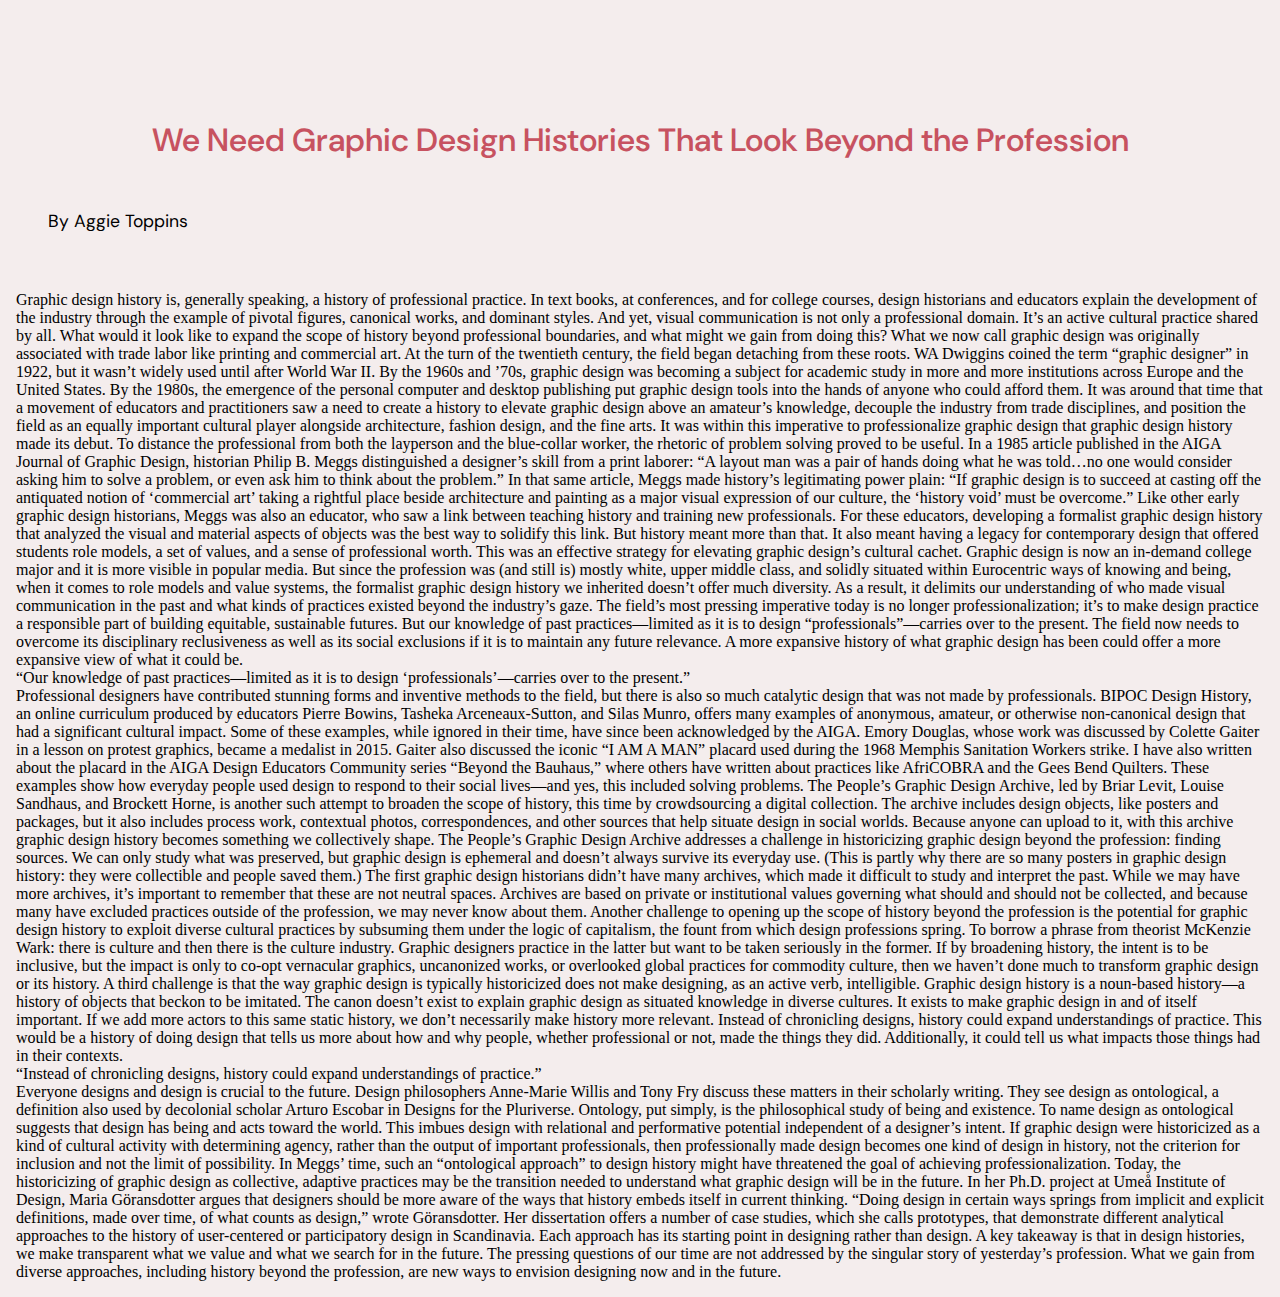
<file: dir-2/index.html>
<!DOCTYPE html>
<html>
    <head>
        <title>Sophia's Binding</title>
        <meta name="viewport" content="width=device-width, initial-scale=1" />
        <link href="reset.css"rel="stylesheet">
        <link href="style.css"rel="stylesheet">
    </head>

    <body>

        <header>
            <h1>
                We Need Graphic Design Histories That Look Beyond the Profession
            </h1>
            <p>
                By Aggie Toppins
            </p>
        </header>

        <main>

            <article>
                Graphic design history is, generally speaking, a history of professional practice. In text books, at conferences, and for college courses, design historians and educators explain the development of the industry through the example of pivotal figures, canonical works, and dominant styles. And yet, visual communication is not only a professional domain. It’s an active cultural practice shared by all. What would it look like to expand the scope of history beyond professional boundaries, and what might we gain from doing this? 

                What we now call graphic design was originally associated with trade labor like printing and commercial art. At the turn of the twentieth century, the field began detaching from these roots. WA Dwiggins coined the term “graphic designer” in 1922, but it wasn’t widely used until after World War II. By the 1960s and ’70s, graphic design was becoming a subject for academic study in more and more institutions across Europe and the United States. By the 1980s, the emergence of the personal computer and desktop publishing put graphic design tools into the hands of anyone who could afford them. It was around that time that a movement of educators and practitioners saw a need to create a history to elevate graphic design above an amateur’s knowledge, decouple the industry from trade disciplines, and position the field as an equally important cultural player alongside architecture, fashion design, and the fine arts. It was within this imperative to professionalize graphic design that graphic design history made its debut. 

                To distance the professional from both the layperson and the blue-collar worker, the rhetoric of problem solving proved to be useful. In a 1985 article published in the AIGA Journal of Graphic Design, historian Philip B. Meggs distinguished a designer’s skill from a print laborer: “A layout man was a pair of hands doing what he was told…no one would consider asking him to solve a problem, or even ask him to think about the problem.” In that same article, Meggs made history’s legitimating power plain: “If graphic design is to succeed at casting off the antiquated notion of ‘commercial art’ taking a rightful place beside architecture and painting as a major visual expression of our culture, the ‘history void’ must be overcome.”

                Like other early graphic design historians, Meggs was also an educator, who saw a link between teaching history and training new professionals. For these educators, developing a formalist graphic design history that analyzed the visual and material aspects of objects was the best way to solidify this link. But history meant more than that. It also meant having a legacy for contemporary design that offered students role models, a set of values, and a sense of professional worth. 

                This was an effective strategy for elevating graphic design’s cultural cachet. Graphic design is now an in-demand college major and it is more visible in popular media. But since the profession was (and still is) mostly white, upper middle class, and solidly situated within Eurocentric ways of knowing and being, when it comes to role models and value systems, the formalist graphic design history we inherited doesn’t offer much diversity. As a result, it delimits our understanding of who made visual communication in the past and what kinds of practices existed beyond the industry’s gaze.  

                The field’s most pressing imperative today is no longer professionalization; it’s to make design practice a responsible part of building equitable, sustainable futures. But our knowledge of past practices—limited as it is to design “professionals”—carries over to the present.  The field now needs to overcome its disciplinary reclusiveness as well as its social exclusions if it is to maintain any future relevance. A more expansive history of what graphic design has been could offer a more expansive view of what it could be. 

                <blockquote>
                    “Our knowledge of past practices—limited as it is to design ‘professionals’—carries over to the present.”
                </blockquote>

                Professional designers have contributed stunning forms and inventive methods to the field, but there is also so much catalytic design that was not made by professionals. BIPOC Design History, an online curriculum produced by educators Pierre Bowins, Tasheka Arceneaux-Sutton, and Silas Munro, offers many examples of anonymous, amateur, or otherwise non-canonical design that had a significant cultural impact. Some of these examples, while ignored in their time, have since been acknowledged by the AIGA. Emory Douglas, whose work was discussed by Colette Gaiter in a lesson on protest graphics, became a medalist in 2015. Gaiter also discussed the iconic “I AM A MAN” placard used during the 1968 Memphis Sanitation Workers strike. I have also written about the placard in the AIGA Design Educators Community series “Beyond the Bauhaus,” where others have written about practices like AfriCOBRA and the Gees Bend Quilters. These examples show how everyday people used design to respond to their social lives—and yes, this included solving problems.

                The People’s Graphic Design Archive, led by Briar Levit, Louise Sandhaus, and Brockett Horne, is another such attempt to broaden the scope of history, this time by crowdsourcing a digital collection. The archive includes design objects, like posters and packages, but it also includes process work, contextual photos, correspondences, and other sources that help situate design in social worlds. Because anyone can upload to it, with this archive graphic design history becomes something we collectively shape. 

                The People’s Graphic Design Archive addresses a challenge in historicizing graphic design beyond the profession: finding sources. We can only study what was preserved, but graphic design is ephemeral and doesn’t always survive its everyday use. (This is partly why there are so many posters in graphic design history: they were collectible and people saved them.) The first graphic design historians didn’t have many archives, which made it difficult to study and interpret the past. While we may have more archives, it’s important to remember that these are not neutral spaces. Archives are based on private or institutional values governing what should and should not be collected, and because many have excluded practices outside of the profession, we may never know about them.

                Another challenge to opening up the scope of history beyond the profession is the potential for graphic design history to exploit diverse cultural practices by subsuming them under the logic of capitalism, the fount from which design professions spring. To borrow a phrase from theorist McKenzie Wark: there is culture and then there is the culture industry. Graphic designers practice in the latter but want to be taken seriously in the former. If by broadening history, the intent is to be inclusive, but the impact is only to co-opt vernacular graphics, uncanonized works, or overlooked global practices for commodity culture, then we haven’t done much to transform graphic design or its history. 

                A third challenge is that the way graphic design is typically historicized does not make designing, as an active verb, intelligible. Graphic design history is a noun-based history—a history of objects that beckon to be imitated. The canon doesn’t exist to explain graphic design as situated knowledge in diverse cultures. It exists to make graphic design in and of itself important. If we add more actors to this same static history, we don’t necessarily make history more relevant. Instead of chronicling designs, history could expand understandings of practice. This would be a history of doing design that tells us more about how and why people, whether professional or not, made the things they did. Additionally, it could tell us what impacts those things had in their contexts.

                <blockquote>
                    “Instead of chronicling designs, history could expand understandings of practice.”
                </blockquote>

                Everyone designs and design is crucial to the future. Design philosophers Anne-Marie Willis and Tony Fry discuss these matters in their scholarly writing. They see design as ontological, a definition also used by decolonial scholar Arturo Escobar in Designs for the Pluriverse. Ontology, put simply, is the philosophical study of being and existence. To name design as ontological suggests that design has being and acts toward the world. This imbues design with relational and performative potential independent of a designer’s intent. If graphic design were historicized as a kind of cultural activity with determining agency, rather than the output of important professionals, then professionally made design becomes one kind of design in history, not the criterion for inclusion and not the limit of possibility. In Meggs’ time, such an “ontological approach” to design history might have threatened the goal of achieving professionalization. Today, the historicizing of graphic design as collective, adaptive practices may be the transition needed to understand what graphic design will be in the future. 

                In her Ph.D. project at Umeå Institute of Design, Maria Göransdotter argues that designers should be more aware of the ways that history embeds itself in current thinking. “Doing design in certain ways springs from implicit and explicit definitions, made over time, of what counts as design,” wrote Göransdotter. Her dissertation offers a number of case studies, which she calls prototypes, that demonstrate different analytical approaches to the history of user-centered or participatory design in Scandinavia. Each approach has its starting point in designing rather than design. A key takeaway is that in design histories, we make transparent what we value and what we search for in the future. The pressing questions of our time are not addressed by the singular story of yesterday’s profession. What we gain from diverse approaches, including history beyond the profession, are new ways to envision designing now and in the future.



            </article>


        </main>
    </body>
</html>
</file>
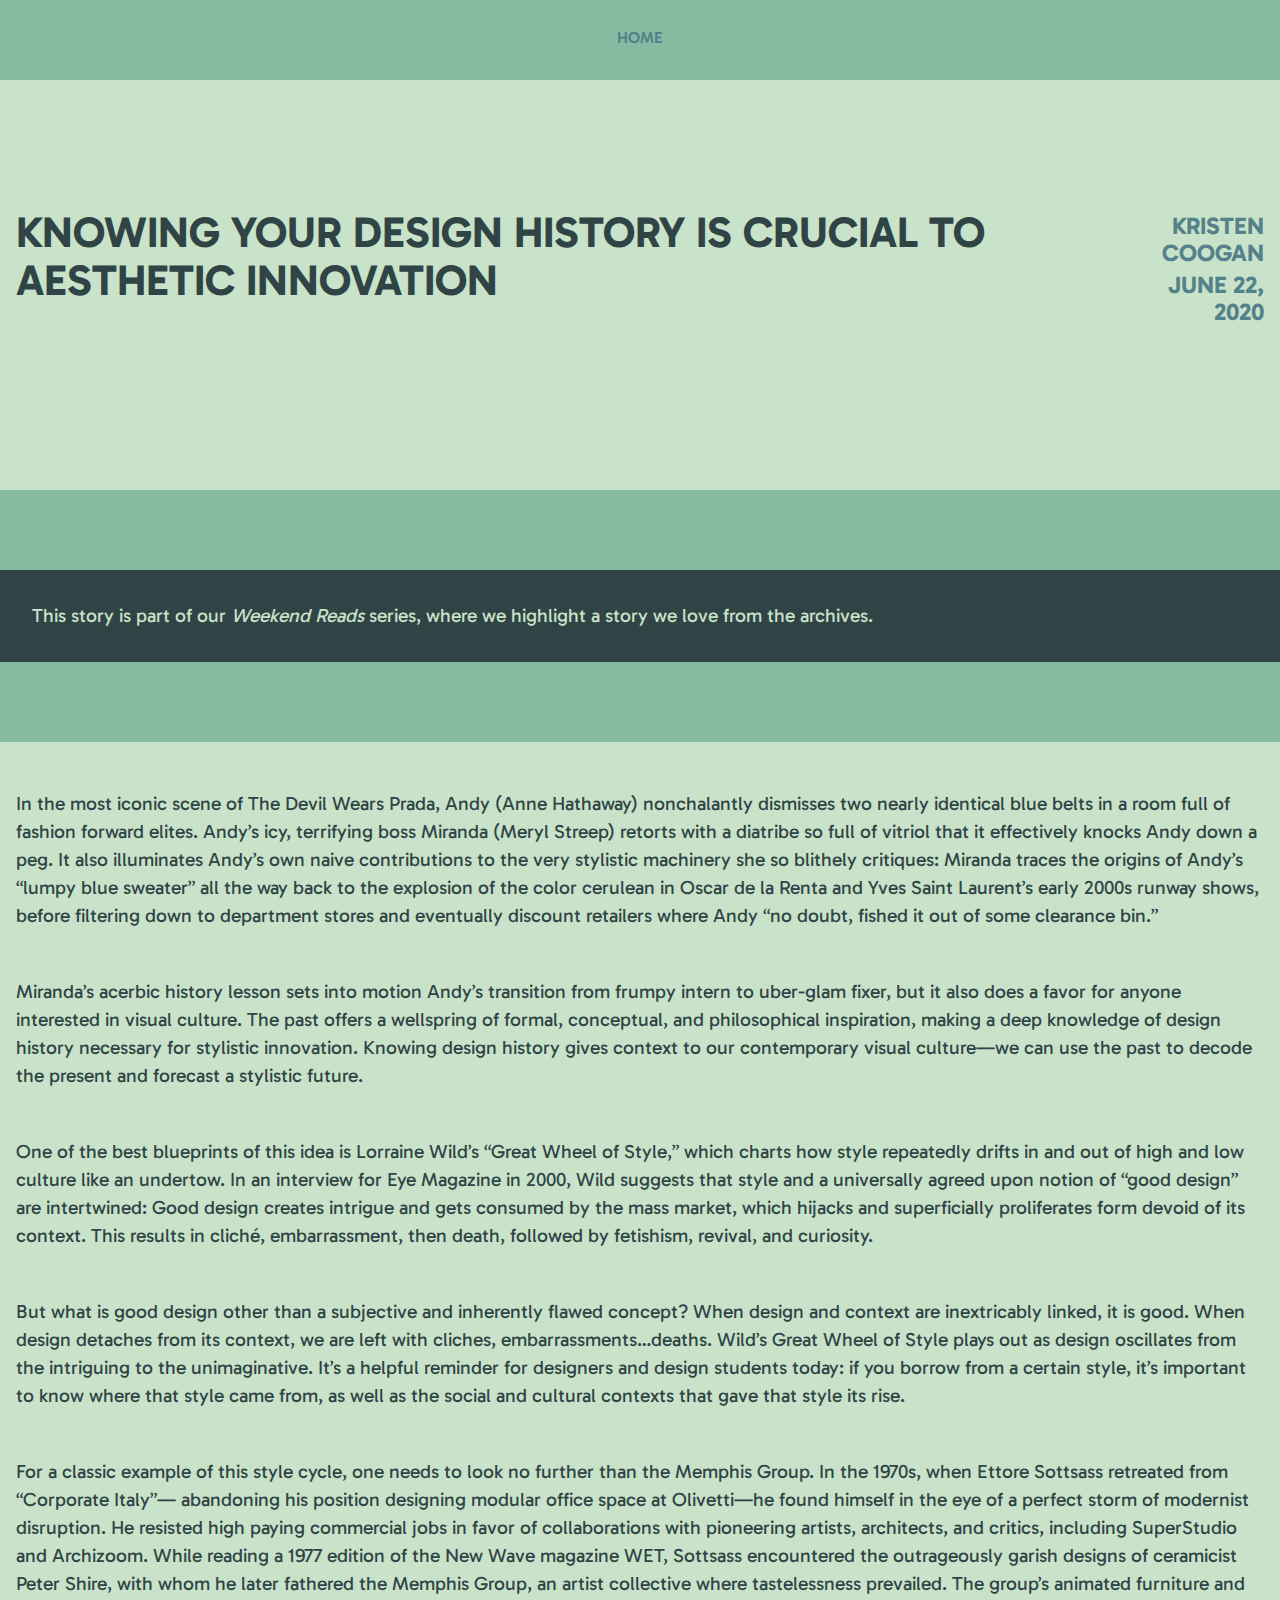
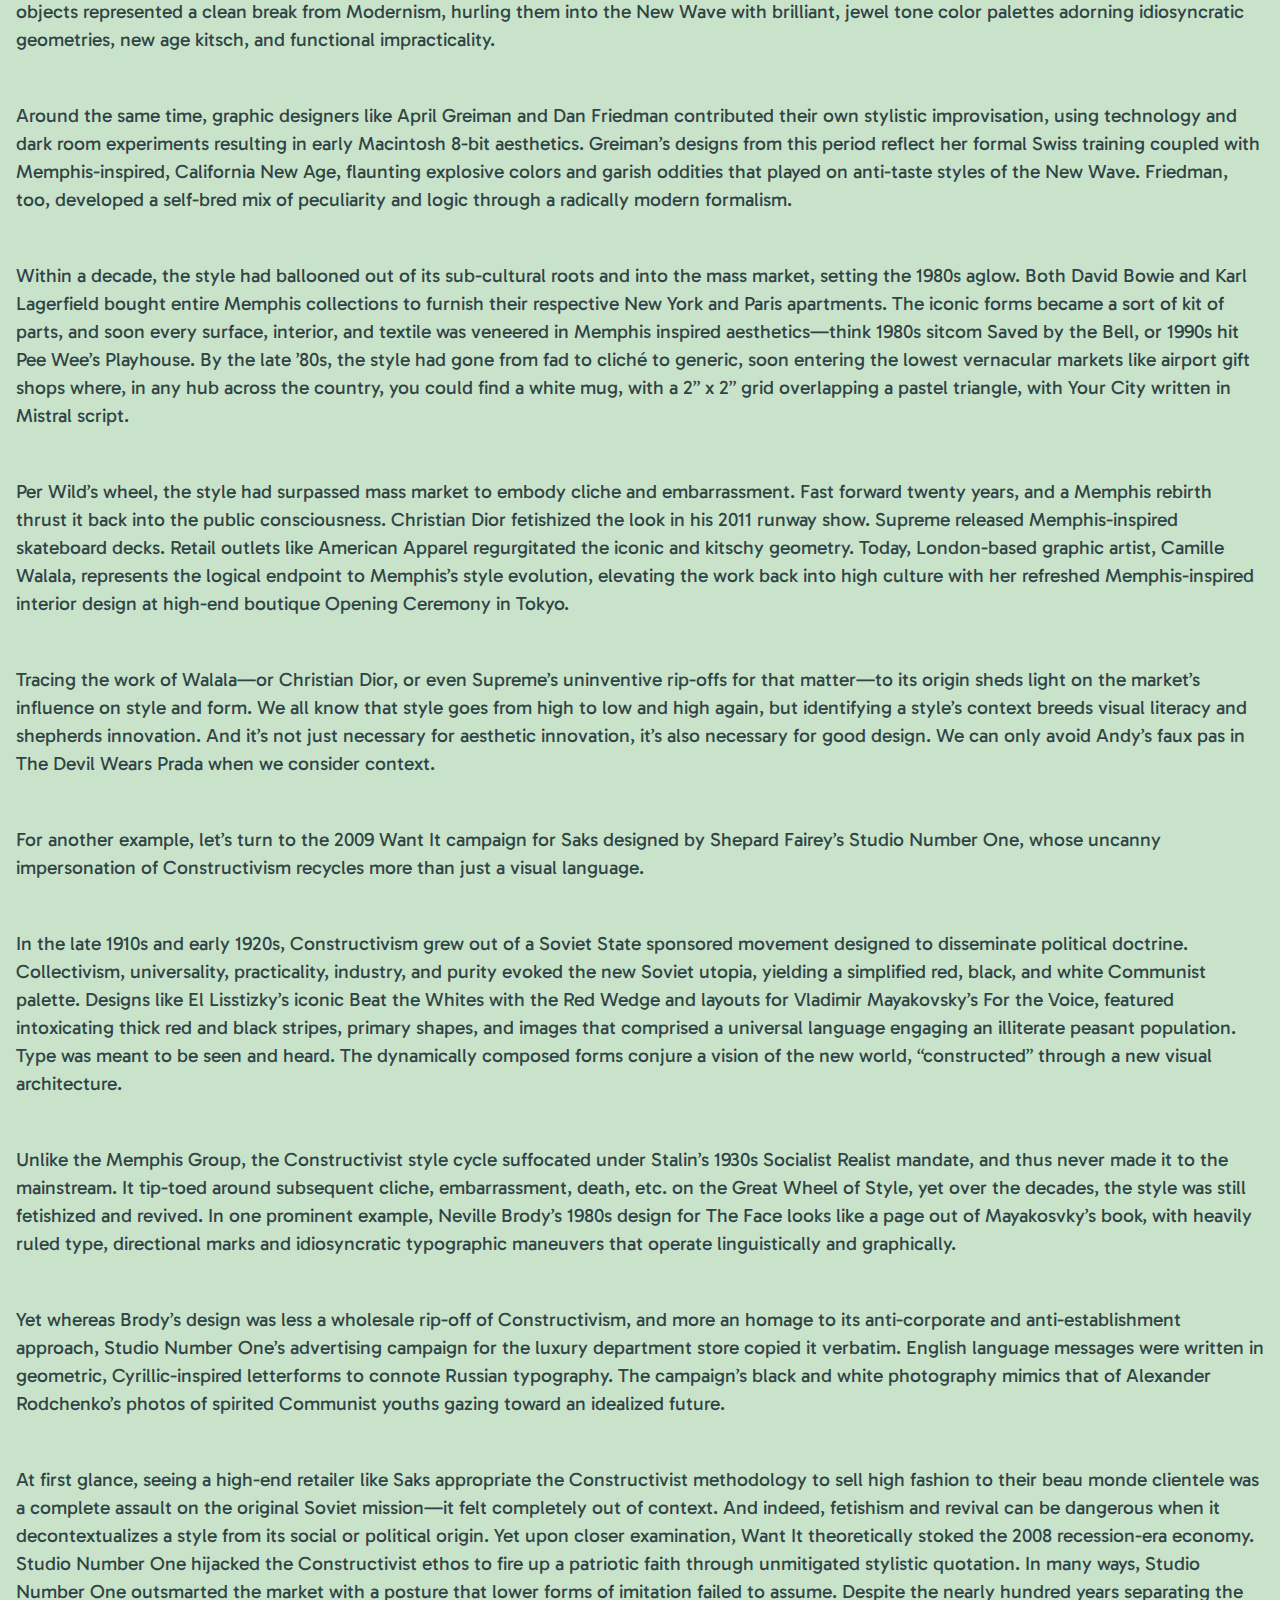
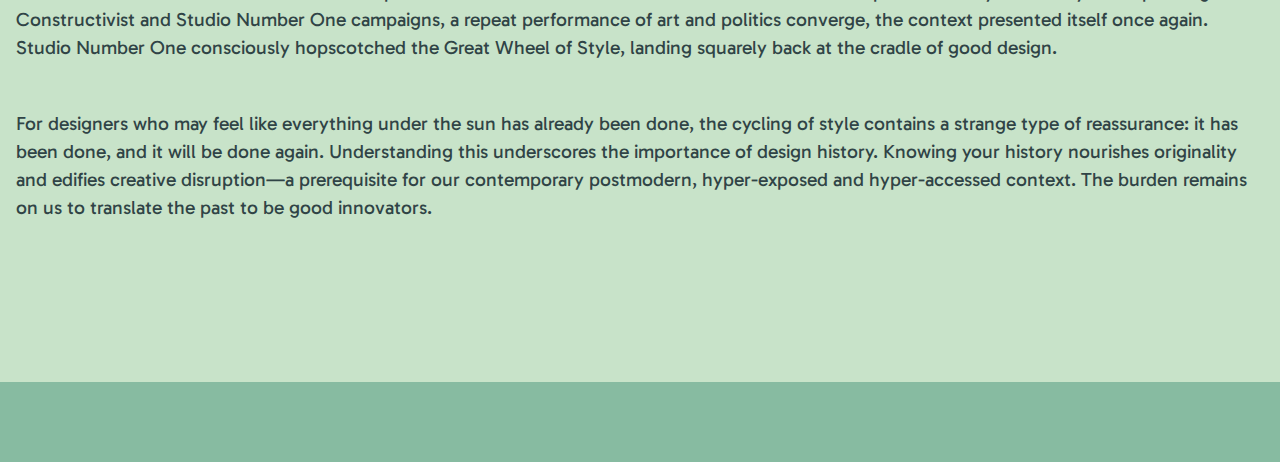
<file: dir-3/index.html>
<!DOCTYPE html>
<!DOCTYPE html>
<html>
    <head>
        <title>Sophia's Binding</title>
        <meta name="viewport" content="width=device-width, initial-scale=1" />
        <link href="reset.css"rel="stylesheet">
        <link href="style.css"rel="stylesheet">
    </head>

    <body>
        <div id="top-line" class="line">
            <nav>
                <ul>
                    <li><a href="../index.html">HOME</a></li>
                </ul>
            </nav>
        </div>

        <header>
            
            
            <section class="title-sec">
                <h1 id="article-title">
                KNOWING YOUR DESIGN HISTORY IS CRUCIAL TO AESTHETIC INNOVATION
                </h1>

            <section class="og-text">
                <p id="og-author" class="art-detail">
                    KRISTEN COOGAN
                </p>
                <p id="og-date" class="art-detail">
                    JUNE 22, 2020
                </p>
            </section>
            </section>
            
            
        </header>

        <div class="line"></div>

        <main>

            <article>

                <p class="context">
                    This story is part of our <em>Weekend Reads</em> series, where we highlight a story we love from the archives.
                </p>

                <div id="top-line" class="line"></div>
                
                
                <p class="pg">
                    In the most iconic scene of The Devil Wears Prada, Andy (Anne Hathaway) nonchalantly dismisses two nearly identical blue belts in a room full of fashion forward elites. Andy’s icy, terrifying boss Miranda (Meryl Streep) retorts with a diatribe so full of vitriol that it effectively knocks Andy down a peg. It also illuminates Andy’s own naive contributions to the very stylistic machinery she so blithely critiques: Miranda traces the origins of Andy’s “lumpy blue sweater” all the way back to the explosion of the color cerulean in Oscar de la Renta and Yves Saint Laurent’s early 2000s runway shows, before filtering down to department stores and eventually discount retailers where Andy “no doubt, fished it out of some clearance bin.” 
                </p>
                <p class="pg">
                    Miranda’s acerbic history lesson sets into motion Andy’s transition from frumpy intern to uber-glam fixer, but it also does a favor for anyone interested in visual culture. The past offers a wellspring of formal, conceptual, and philosophical inspiration, making a deep knowledge of design history necessary for stylistic innovation. Knowing design history gives context to our contemporary visual culture—we can use the past to decode the present and forecast a stylistic future.
                </p>
                <p class="pg">   
                    One of the best blueprints of this idea is Lorraine Wild’s “Great Wheel of Style,” which charts how style repeatedly drifts in and out of high and low culture like an undertow. In an interview for Eye Magazine in 2000, Wild suggests that style and a universally agreed upon notion of “good design” are intertwined: Good design creates intrigue and gets consumed by the mass market, which hijacks and superficially proliferates form devoid of its context. This results in cliché, embarrassment, then death, followed by fetishism, revival, and curiosity. 
                </p>
                <p class="pg">   
                    But what is good design other than a subjective and inherently flawed concept? When design and context are inextricably linked, it is good. When design detaches from its context, we are left with cliches, embarrassments…deaths. Wild’s Great Wheel of Style plays out as design oscillates from the intriguing to the unimaginative. It’s a helpful reminder for designers and design students today: if you borrow from a certain style, it’s important to know where that style came from, as well as the social and cultural contexts that gave that style its rise.
                </p>
                <p class="pg">    
                    For a classic example of this style cycle, one needs to look no further than the Memphis Group. In the 1970s, when Ettore Sottsass retreated from “Corporate Italy”— abandoning his position designing modular office space at Olivetti—he found himself in the eye of a perfect storm of modernist disruption. He resisted high paying commercial jobs in favor of collaborations with pioneering artists, architects, and critics, including SuperStudio and Archizoom. While reading a 1977 edition of the New Wave magazine WET, Sottsass encountered the outrageously garish designs of ceramicist Peter Shire, with whom he later fathered the Memphis Group, an artist collective where tastelessness prevailed. The group’s animated furniture and objects represented a clean break from Modernism, hurling them into the New Wave with brilliant, jewel tone color palettes adorning idiosyncratic geometries, new age kitsch, and functional impracticality. 
                </p>
                <p class="pg">    
                    Around the same time, graphic designers like April Greiman and Dan Friedman contributed their own stylistic improvisation, using technology and dark room experiments resulting in early Macintosh 8-bit aesthetics. Greiman’s designs from this period reflect her formal Swiss training coupled with Memphis-inspired, California New Age, flaunting explosive colors and garish oddities that played on anti-taste styles of the New Wave. Friedman, too, developed a self-bred mix of peculiarity and logic through a radically modern formalism.
                </p>
                <p class="pg">    
                    Within a decade, the style had ballooned out of its sub-cultural roots and into the mass market, setting the 1980s aglow. Both David Bowie and Karl Lagerfield bought entire Memphis collections to furnish their respective New York and Paris apartments. The iconic forms became a sort of kit of parts, and soon every surface, interior, and textile was veneered in Memphis inspired aesthetics—think 1980s sitcom Saved by the Bell, or 1990s hit Pee Wee’s Playhouse. By the late ’80s, the style had gone from fad to cliché to generic, soon entering the lowest vernacular markets like airport gift shops where, in any hub across the country, you could find a white mug, with a 2” x 2” grid overlapping a pastel triangle, with Your City written in Mistral script. 
                </p>
                <p class="pg">    
                    Per Wild’s wheel, the style had surpassed mass market to embody cliche and embarrassment. Fast forward twenty years, and a Memphis rebirth thrust it back into the public consciousness. Christian Dior fetishized the look in his 2011 runway show. Supreme released Memphis-inspired skateboard decks. Retail outlets like American Apparel regurgitated the iconic and kitschy geometry. Today, London-based graphic artist, Camille Walala, represents the logical endpoint to Memphis’s style evolution, elevating the work back into high culture with her refreshed Memphis-inspired interior design at high-end boutique Opening Ceremony in Tokyo. 
                </p>
                <p class="pg">    
                    Tracing the work of Walala—or Christian Dior, or even Supreme’s uninventive rip-offs for that matter—to its origin sheds light on the market’s influence on style and form. We all know that style goes from high to low and high again, but identifying a style’s context breeds visual literacy and shepherds innovation. And it’s not just necessary for aesthetic innovation, it’s also necessary for good design. We can only avoid Andy’s faux pas in The Devil Wears Prada when we consider context. 
                </p>
                <p class="pg">    
                    For another example, let’s turn to the 2009 Want It campaign for Saks designed by Shepard Fairey’s Studio Number One, whose uncanny impersonation of Constructivism recycles more than just a visual language. 
                </p>
                <p class="pg">
                    In the late 1910s and early 1920s, Constructivism grew out of a Soviet State sponsored movement designed to disseminate political doctrine. Collectivism, universality, practicality, industry, and purity evoked the new Soviet utopia, yielding a simplified red, black, and white Communist palette. Designs like El Lisstizky’s iconic Beat the Whites with the Red Wedge and layouts for Vladimir Mayakovsky’s For the Voice, featured intoxicating thick red and black stripes, primary shapes, and images that comprised a universal language engaging an illiterate peasant population. Type was meant to be seen and heard. The dynamically composed forms conjure a vision of the new world, “constructed” through a new visual architecture. 
                </p>
                <p class="pg">
                    Unlike the Memphis Group, the Constructivist style cycle suffocated under Stalin’s 1930s Socialist Realist mandate, and thus never made it to the mainstream. It tip-toed around subsequent cliche, embarrassment, death, etc. on the Great Wheel of Style, yet over the decades, the style was still fetishized and revived. In one prominent example, Neville Brody’s 1980s design for The Face looks like a page out of Mayakosvky’s book, with heavily ruled type, directional marks and idiosyncratic typographic maneuvers that operate linguistically and graphically. 
                </p>
                <p class="pg">
                    Yet whereas Brody’s design was less a wholesale rip-off of Constructivism, and more an homage to its anti-corporate and anti-establishment approach, Studio Number One’s advertising campaign for the luxury department store copied it verbatim. English language messages were written in geometric, Cyrillic-inspired letterforms to connote Russian typography. The campaign’s black and white photography mimics that of Alexander Rodchenko’s photos of spirited Communist youths gazing toward an idealized future. 
                </p>
                <p class="pg">
                    At first glance, seeing a high-end retailer like Saks appropriate the Constructivist methodology to sell high fashion to their beau monde clientele was a complete assault on the original Soviet mission—it felt completely out of context. And indeed, fetishism and revival can be dangerous when it decontextualizes a style from its social or political origin. Yet upon closer examination, Want It theoretically stoked the 2008 recession-era economy. Studio Number One hijacked the Constructivist ethos to fire up a patriotic faith through unmitigated stylistic quotation. In many ways, Studio Number One outsmarted the market with a posture that lower forms of imitation failed to assume. Despite the nearly hundred years separating the Constructivist and Studio Number One campaigns, a repeat performance of art and politics converge, the context presented itself once again. Studio Number One consciously hopscotched the Great Wheel of Style, landing squarely back at the cradle of good design.
                </p>
                <p class="pg">
                    For designers who may feel like everything under the sun has already been done, the cycling of style contains a strange type of reassurance: it has been done, and it will be done again. Understanding this underscores the importance of design history. Knowing your history nourishes originality and edifies creative disruption—a prerequisite for our contemporary postmodern, hyper-exposed and hyper-accessed context. The burden remains on us to translate the past to be good innovators.
                </p>

                
                
            </article>
            <div id="top-line" class="line"></div>



        </main>
    </body>
</html>
</file>
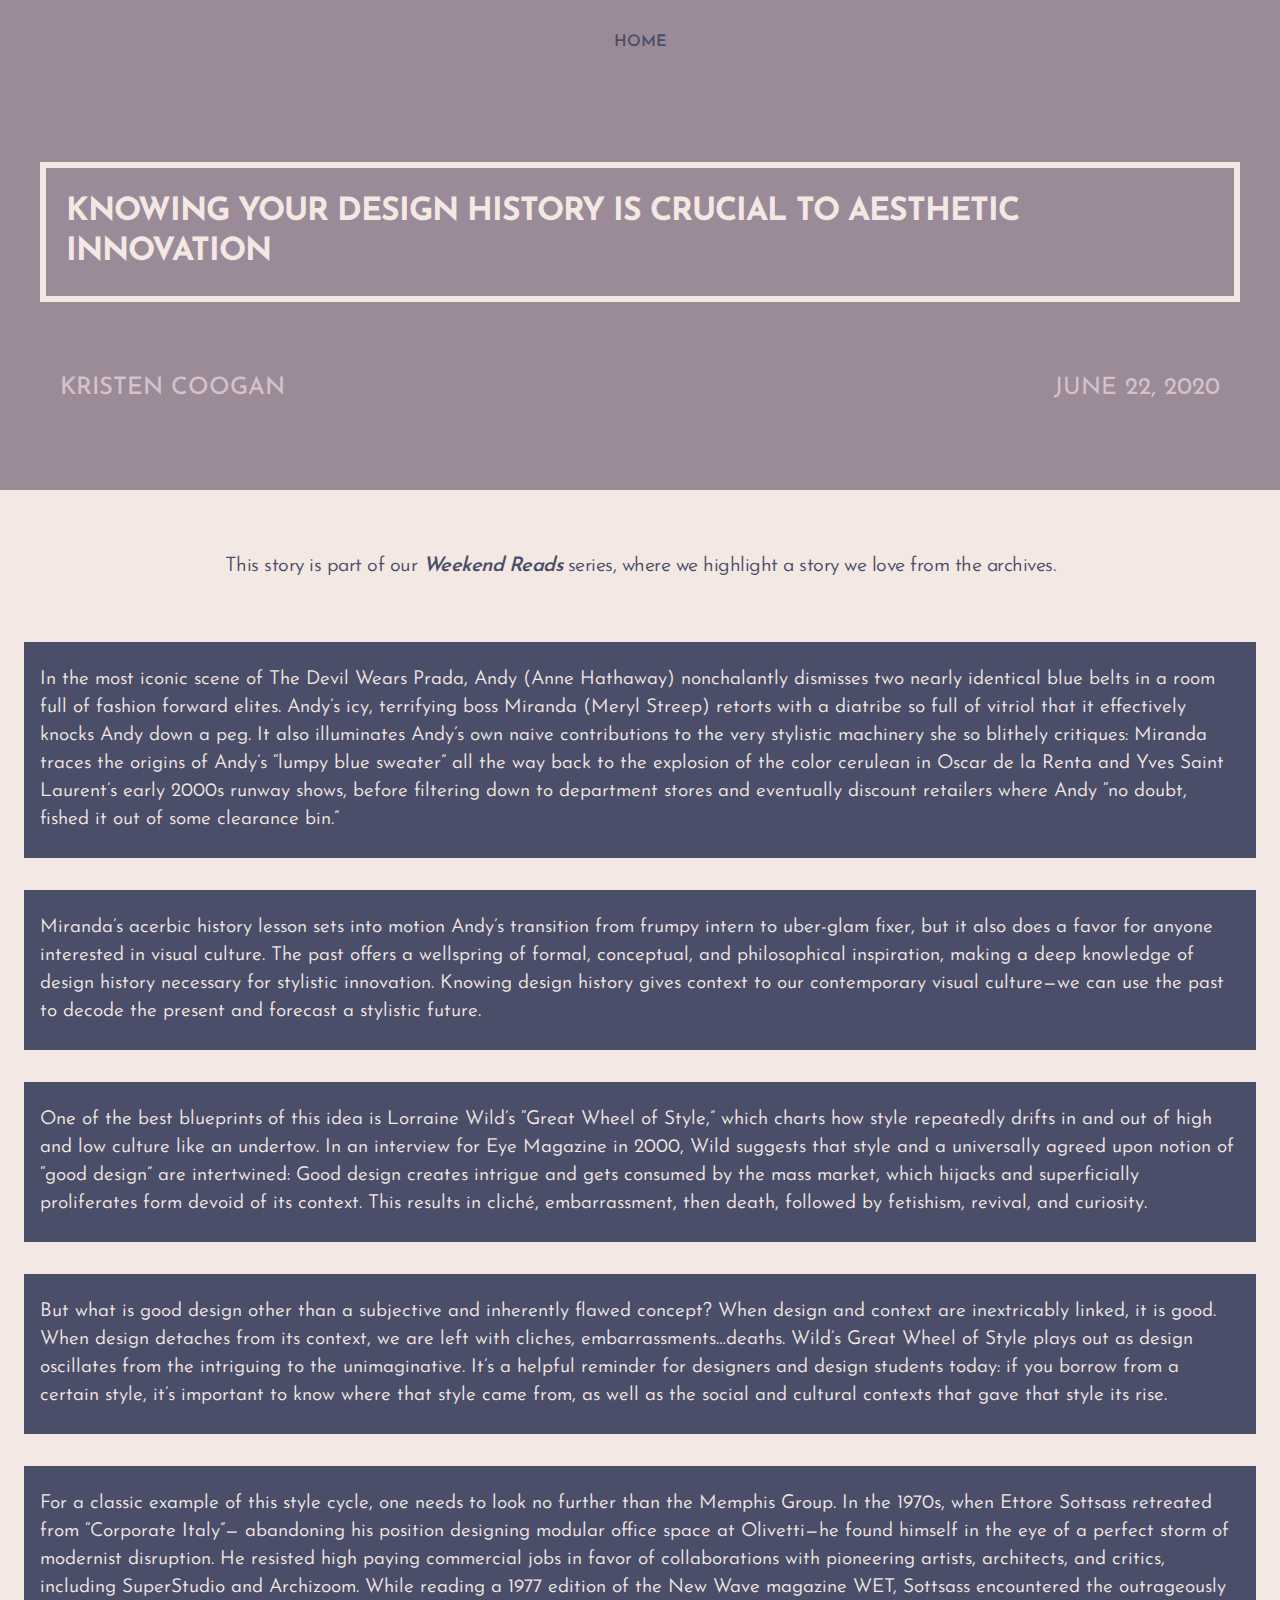
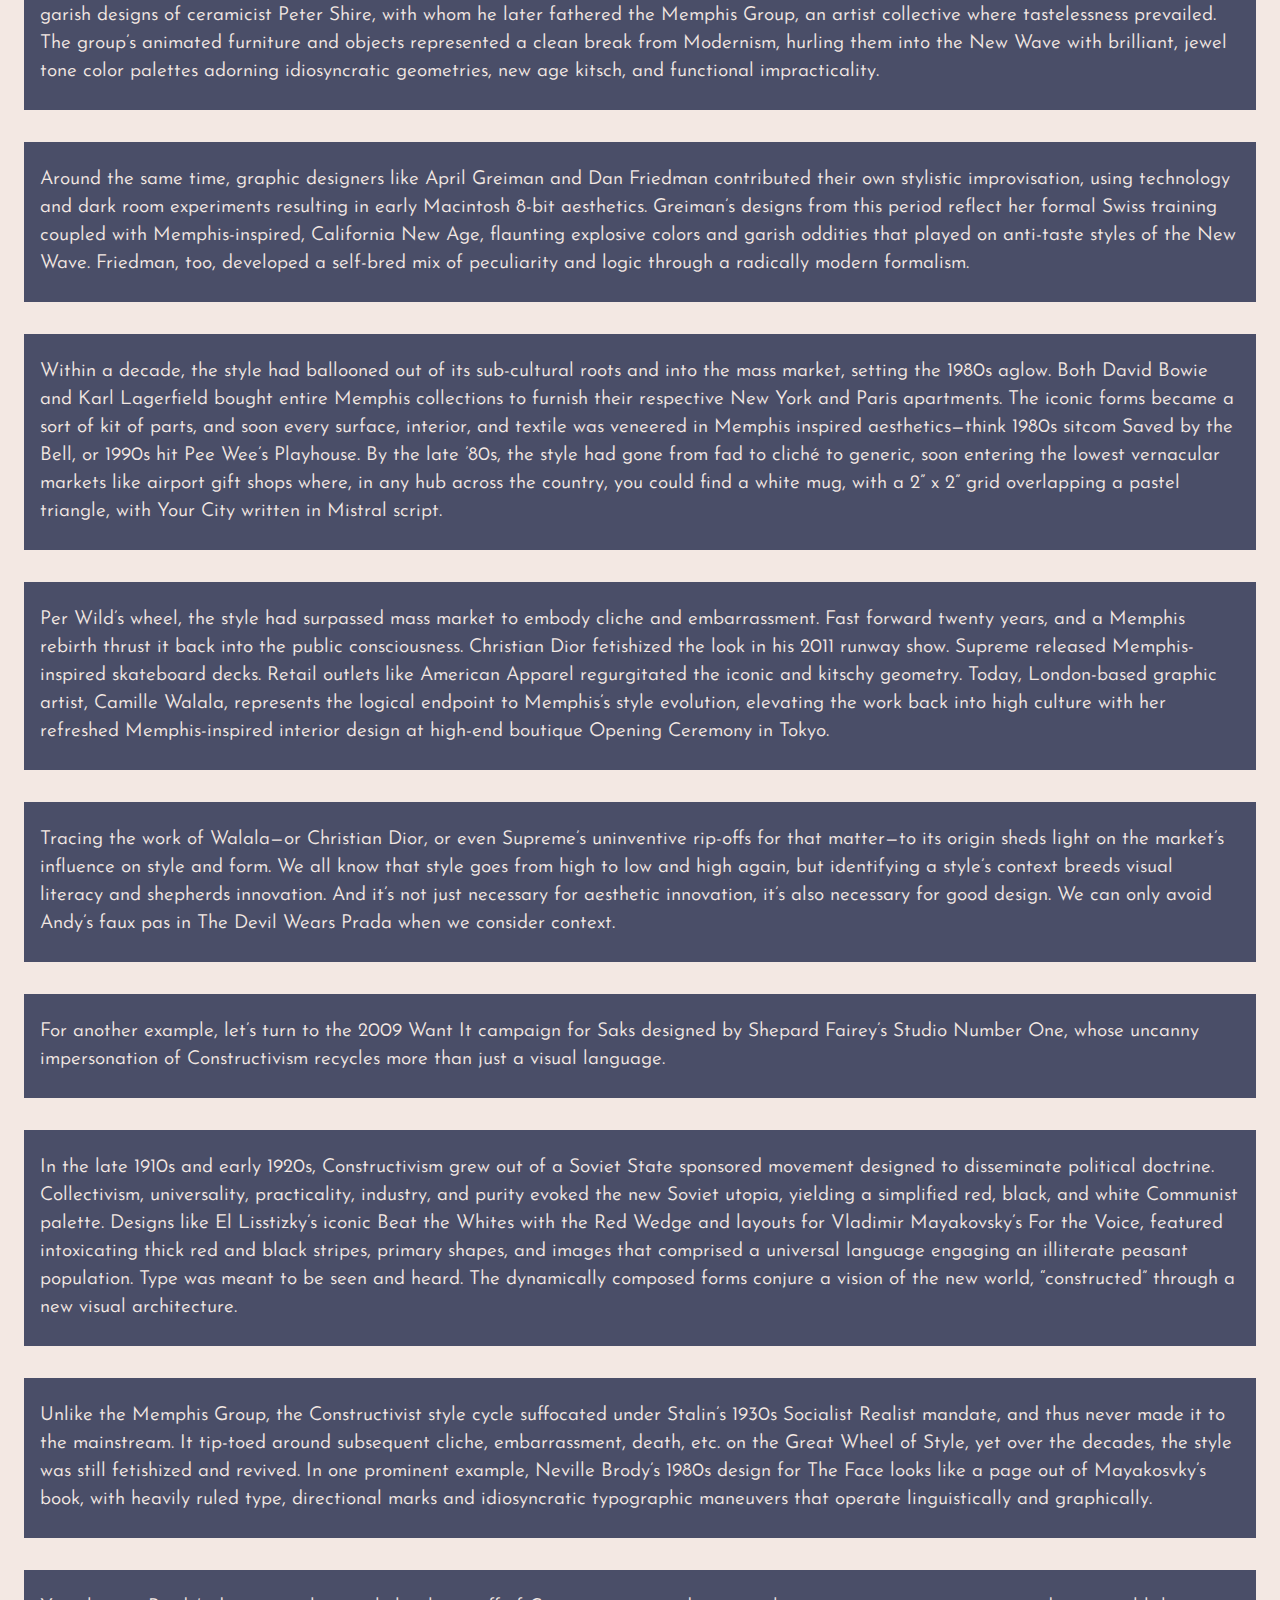
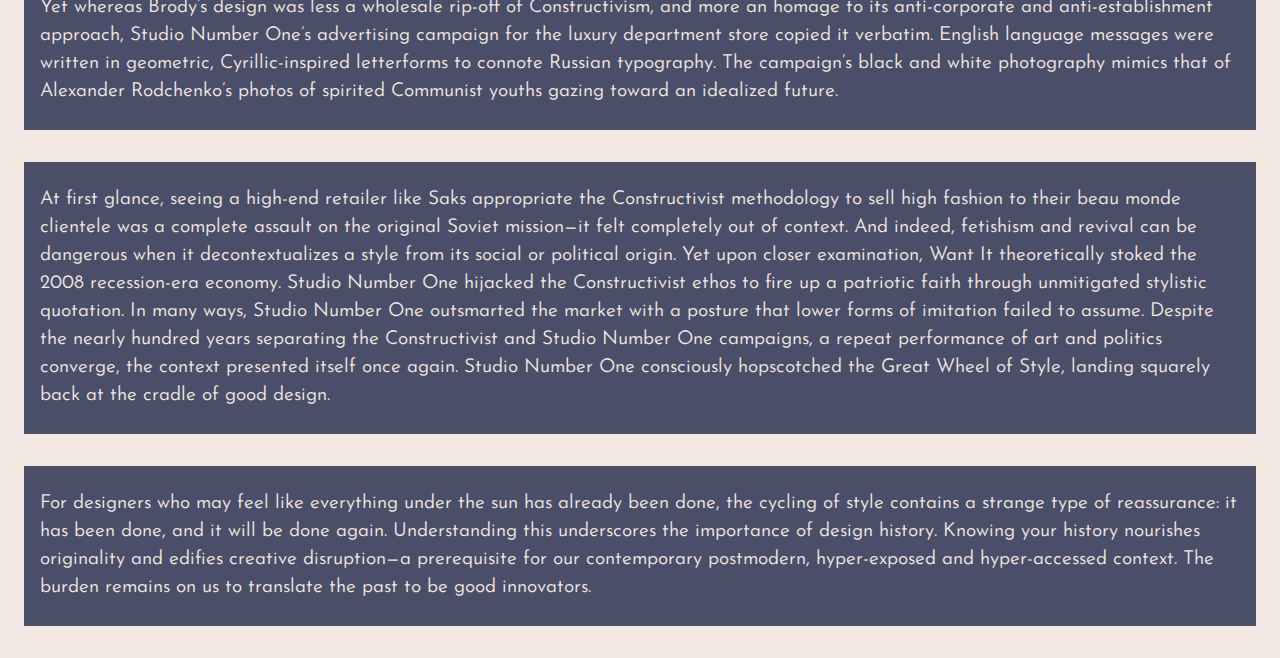
<file: directions/dir-1/index.html>
<!DOCTYPE html>
<html>
    <head>
        <title>Sophia's Binding</title>
        <meta name="viewport" content="width=device-width, initial-scale=1" />
        <link href="reset.css"rel="stylesheet">
        <link href="style.css"rel="stylesheet">
    </head>

    <body>

        <header>
            <nav>
                <ul>
                    <li><a href="../index.html">HOME</a></li>
                </ul>
            </nav>
            
            
            <h1 id="article-title">
                KNOWING YOUR DESIGN HISTORY IS CRUCIAL TO AESTHETIC INNOVATION
            </h1>

            <section class="og-text">
                <p id="og-author" class="art-detail">
                    KRISTEN COOGAN
                </p>
                <p id="og-date" class="art-detail">
                    JUNE 22, 2020
                </p>
            </section>
            
        </header>

        <main>

            <article>

                <p class="context">
                    This story is part of our <em>Weekend Reads</em> series, where we highlight a story we love from the archives.
                </p>
                
                
                <p class="pg">
                    In the most iconic scene of The Devil Wears Prada, Andy (Anne Hathaway) nonchalantly dismisses two nearly identical blue belts in a room full of fashion forward elites. Andy’s icy, terrifying boss Miranda (Meryl Streep) retorts with a diatribe so full of vitriol that it effectively knocks Andy down a peg. It also illuminates Andy’s own naive contributions to the very stylistic machinery she so blithely critiques: Miranda traces the origins of Andy’s “lumpy blue sweater” all the way back to the explosion of the color cerulean in Oscar de la Renta and Yves Saint Laurent’s early 2000s runway shows, before filtering down to department stores and eventually discount retailers where Andy “no doubt, fished it out of some clearance bin.” 
                </p>
                <p class="pg">
                    Miranda’s acerbic history lesson sets into motion Andy’s transition from frumpy intern to uber-glam fixer, but it also does a favor for anyone interested in visual culture. The past offers a wellspring of formal, conceptual, and philosophical inspiration, making a deep knowledge of design history necessary for stylistic innovation. Knowing design history gives context to our contemporary visual culture—we can use the past to decode the present and forecast a stylistic future.
                </p>
                <p class="pg">   
                    One of the best blueprints of this idea is Lorraine Wild’s “Great Wheel of Style,” which charts how style repeatedly drifts in and out of high and low culture like an undertow. In an interview for Eye Magazine in 2000, Wild suggests that style and a universally agreed upon notion of “good design” are intertwined: Good design creates intrigue and gets consumed by the mass market, which hijacks and superficially proliferates form devoid of its context. This results in cliché, embarrassment, then death, followed by fetishism, revival, and curiosity. 
                </p>
                <p class="pg">   
                    But what is good design other than a subjective and inherently flawed concept? When design and context are inextricably linked, it is good. When design detaches from its context, we are left with cliches, embarrassments…deaths. Wild’s Great Wheel of Style plays out as design oscillates from the intriguing to the unimaginative. It’s a helpful reminder for designers and design students today: if you borrow from a certain style, it’s important to know where that style came from, as well as the social and cultural contexts that gave that style its rise.
                </p>
                <p class="pg">    
                    For a classic example of this style cycle, one needs to look no further than the Memphis Group. In the 1970s, when Ettore Sottsass retreated from “Corporate Italy”— abandoning his position designing modular office space at Olivetti—he found himself in the eye of a perfect storm of modernist disruption. He resisted high paying commercial jobs in favor of collaborations with pioneering artists, architects, and critics, including SuperStudio and Archizoom. While reading a 1977 edition of the New Wave magazine WET, Sottsass encountered the outrageously garish designs of ceramicist Peter Shire, with whom he later fathered the Memphis Group, an artist collective where tastelessness prevailed. The group’s animated furniture and objects represented a clean break from Modernism, hurling them into the New Wave with brilliant, jewel tone color palettes adorning idiosyncratic geometries, new age kitsch, and functional impracticality. 
                </p>
                <p class="pg">    
                    Around the same time, graphic designers like April Greiman and Dan Friedman contributed their own stylistic improvisation, using technology and dark room experiments resulting in early Macintosh 8-bit aesthetics. Greiman’s designs from this period reflect her formal Swiss training coupled with Memphis-inspired, California New Age, flaunting explosive colors and garish oddities that played on anti-taste styles of the New Wave. Friedman, too, developed a self-bred mix of peculiarity and logic through a radically modern formalism.
                </p>
                <p class="pg">    
                    Within a decade, the style had ballooned out of its sub-cultural roots and into the mass market, setting the 1980s aglow. Both David Bowie and Karl Lagerfield bought entire Memphis collections to furnish their respective New York and Paris apartments. The iconic forms became a sort of kit of parts, and soon every surface, interior, and textile was veneered in Memphis inspired aesthetics—think 1980s sitcom Saved by the Bell, or 1990s hit Pee Wee’s Playhouse. By the late ’80s, the style had gone from fad to cliché to generic, soon entering the lowest vernacular markets like airport gift shops where, in any hub across the country, you could find a white mug, with a 2” x 2” grid overlapping a pastel triangle, with Your City written in Mistral script. 
                </p>
                <p class="pg">    
                    Per Wild’s wheel, the style had surpassed mass market to embody cliche and embarrassment. Fast forward twenty years, and a Memphis rebirth thrust it back into the public consciousness. Christian Dior fetishized the look in his 2011 runway show. Supreme released Memphis-inspired skateboard decks. Retail outlets like American Apparel regurgitated the iconic and kitschy geometry. Today, London-based graphic artist, Camille Walala, represents the logical endpoint to Memphis’s style evolution, elevating the work back into high culture with her refreshed Memphis-inspired interior design at high-end boutique Opening Ceremony in Tokyo. 
                </p>
                <p class="pg">    
                    Tracing the work of Walala—or Christian Dior, or even Supreme’s uninventive rip-offs for that matter—to its origin sheds light on the market’s influence on style and form. We all know that style goes from high to low and high again, but identifying a style’s context breeds visual literacy and shepherds innovation. And it’s not just necessary for aesthetic innovation, it’s also necessary for good design. We can only avoid Andy’s faux pas in The Devil Wears Prada when we consider context. 
                </p>
                <p class="pg">    
                    For another example, let’s turn to the 2009 Want It campaign for Saks designed by Shepard Fairey’s Studio Number One, whose uncanny impersonation of Constructivism recycles more than just a visual language. 
                </p>
                <p class="pg">
                    In the late 1910s and early 1920s, Constructivism grew out of a Soviet State sponsored movement designed to disseminate political doctrine. Collectivism, universality, practicality, industry, and purity evoked the new Soviet utopia, yielding a simplified red, black, and white Communist palette. Designs like El Lisstizky’s iconic Beat the Whites with the Red Wedge and layouts for Vladimir Mayakovsky’s For the Voice, featured intoxicating thick red and black stripes, primary shapes, and images that comprised a universal language engaging an illiterate peasant population. Type was meant to be seen and heard. The dynamically composed forms conjure a vision of the new world, “constructed” through a new visual architecture. 
                </p>
                <p class="pg">
                    Unlike the Memphis Group, the Constructivist style cycle suffocated under Stalin’s 1930s Socialist Realist mandate, and thus never made it to the mainstream. It tip-toed around subsequent cliche, embarrassment, death, etc. on the Great Wheel of Style, yet over the decades, the style was still fetishized and revived. In one prominent example, Neville Brody’s 1980s design for The Face looks like a page out of Mayakosvky’s book, with heavily ruled type, directional marks and idiosyncratic typographic maneuvers that operate linguistically and graphically. 
                </p>
                <p class="pg">
                    Yet whereas Brody’s design was less a wholesale rip-off of Constructivism, and more an homage to its anti-corporate and anti-establishment approach, Studio Number One’s advertising campaign for the luxury department store copied it verbatim. English language messages were written in geometric, Cyrillic-inspired letterforms to connote Russian typography. The campaign’s black and white photography mimics that of Alexander Rodchenko’s photos of spirited Communist youths gazing toward an idealized future. 
                </p>
                <p class="pg">
                    At first glance, seeing a high-end retailer like Saks appropriate the Constructivist methodology to sell high fashion to their beau monde clientele was a complete assault on the original Soviet mission—it felt completely out of context. And indeed, fetishism and revival can be dangerous when it decontextualizes a style from its social or political origin. Yet upon closer examination, Want It theoretically stoked the 2008 recession-era economy. Studio Number One hijacked the Constructivist ethos to fire up a patriotic faith through unmitigated stylistic quotation. In many ways, Studio Number One outsmarted the market with a posture that lower forms of imitation failed to assume. Despite the nearly hundred years separating the Constructivist and Studio Number One campaigns, a repeat performance of art and politics converge, the context presented itself once again. Studio Number One consciously hopscotched the Great Wheel of Style, landing squarely back at the cradle of good design.
                </p>
                <p class="pg">
                    For designers who may feel like everything under the sun has already been done, the cycling of style contains a strange type of reassurance: it has been done, and it will be done again. Understanding this underscores the importance of design history. Knowing your history nourishes originality and edifies creative disruption—a prerequisite for our contemporary postmodern, hyper-exposed and hyper-accessed context. The burden remains on us to translate the past to be good innovators.
                </p>

                
                
            </article>


        </main>
    </body>
</html>
</file>
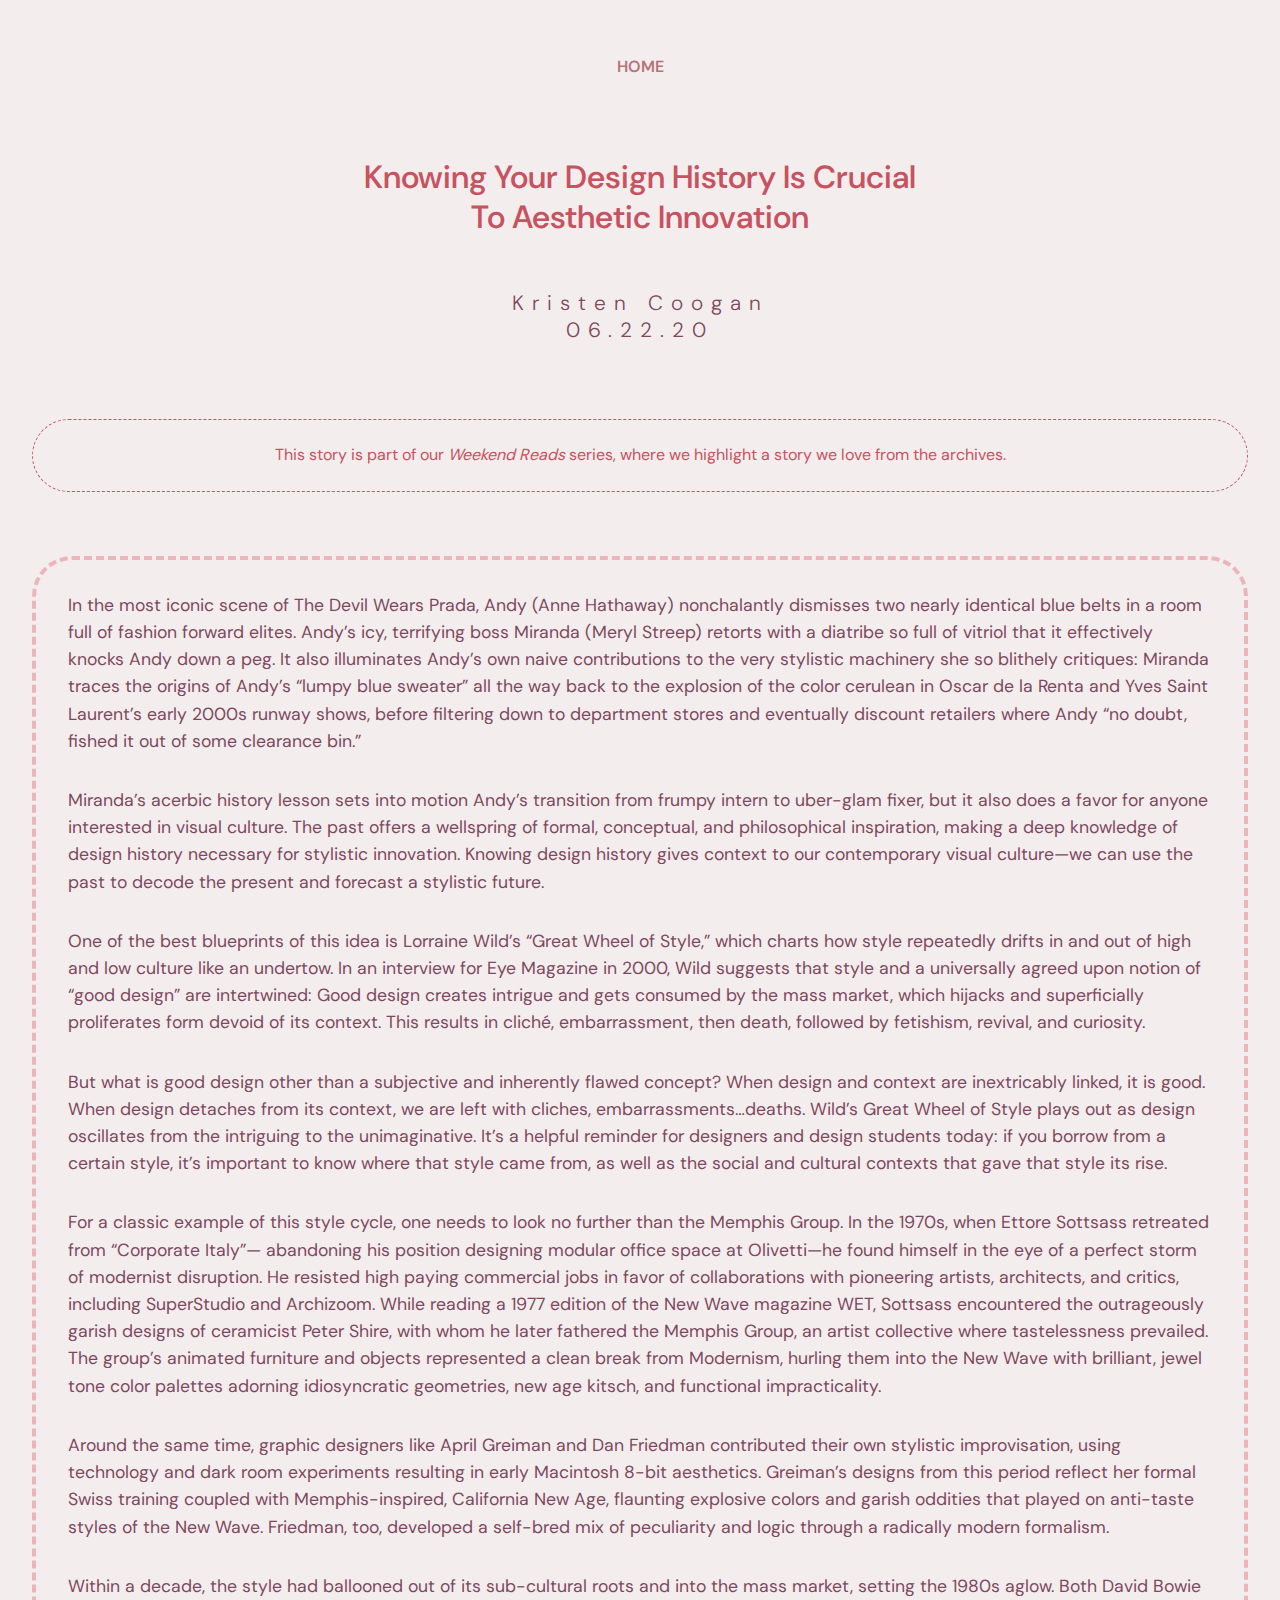
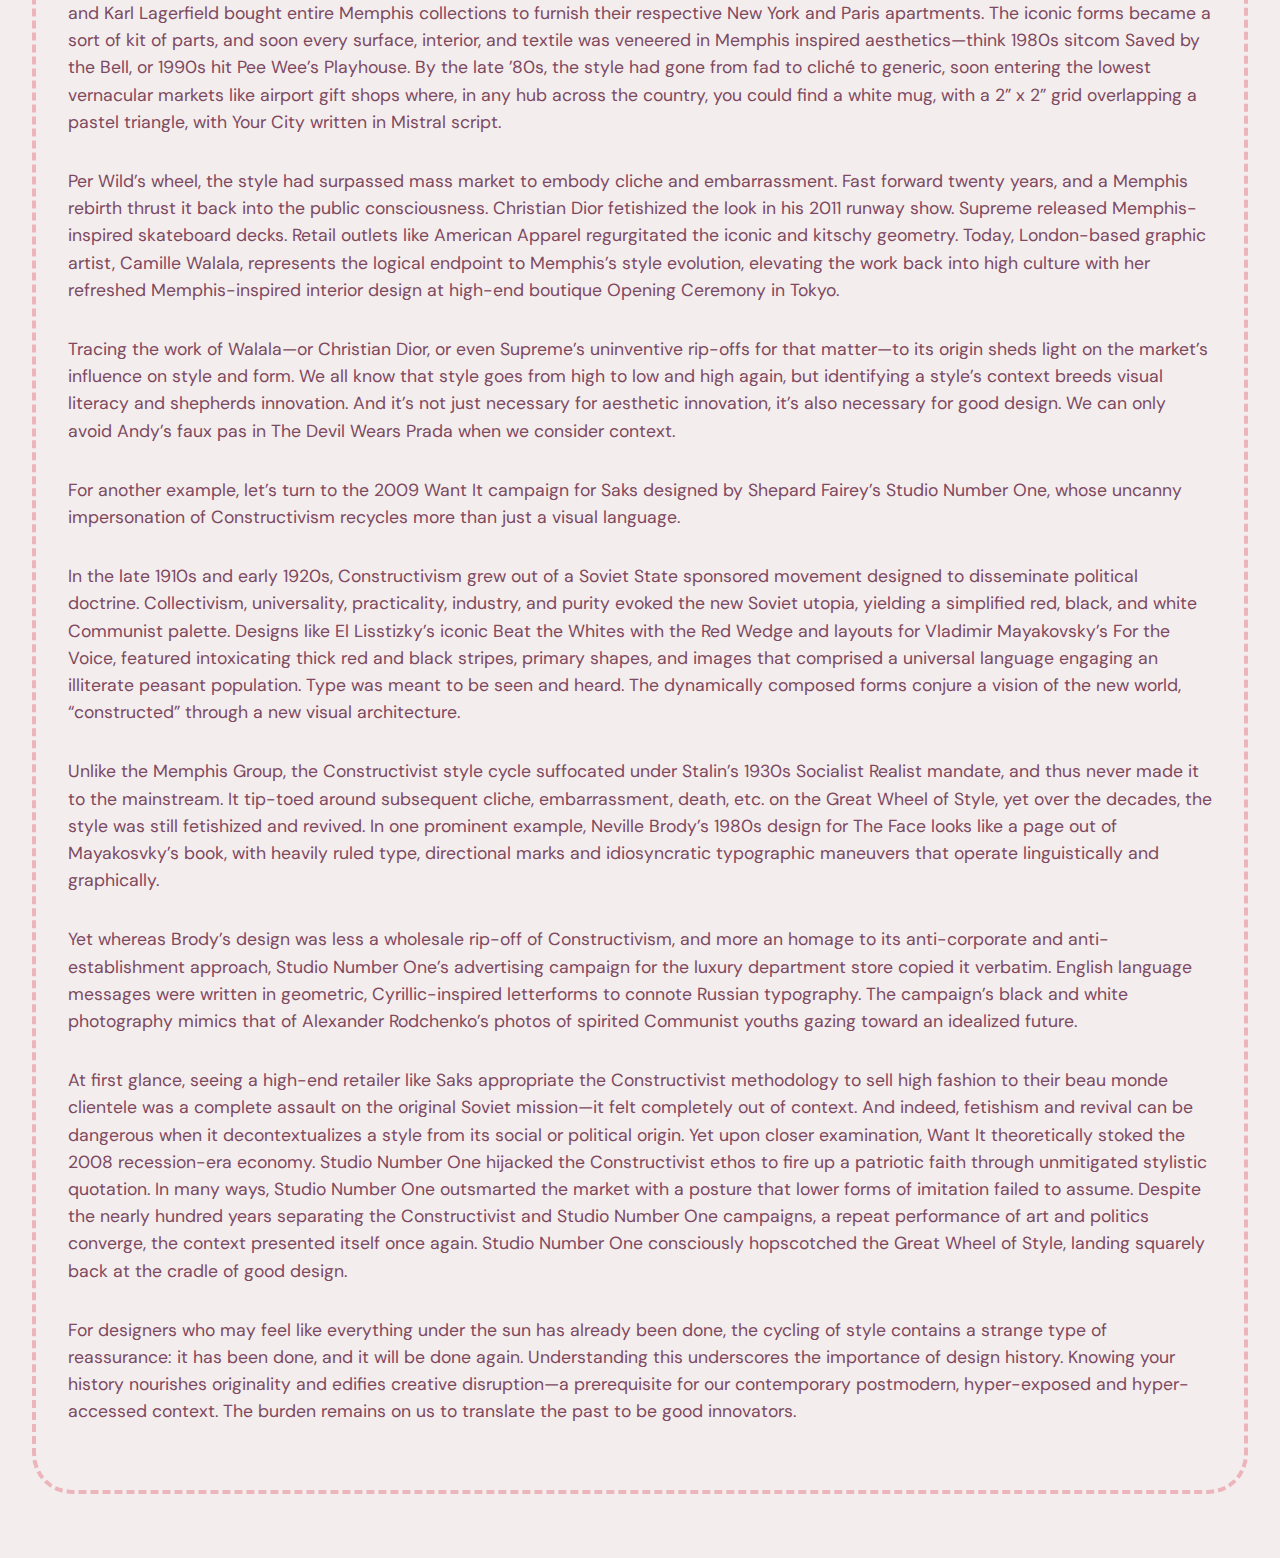
<file: directions/dir-2/index.html>
<!DOCTYPE html>
<html>
    <head>
        <title>Sophia's Binding</title>
        <meta name="viewport" content="width=device-width, initial-scale=1" />
        <link href="reset.css"rel="stylesheet">
        <link href="style.css"rel="stylesheet">
    </head>

    <body>

        <header>
            <nav>
                <ul>
                    <li><a href="../index.html">HOME</a></li>
                </ul>
            </nav>
            
            <h1 id="article-title">
                Knowing Your Design History Is Crucial<br>To Aesthetic Innovation
            </h1>

            <section class="og-text">
                <p id="og-author" class="art-detail">
                    Kristen Coogan
                </p>
                <p id="og-date" class="art-detail">
                    06.22.20
                </p>
            </section>
            
        </header>

        <main>

            <article>
                
                <p class="context">
                    This story is part of our <em>Weekend Reads</em> series, where we highlight a story we love from the archives.
                </p>
                
                <section class="body-text">
                    <p class="pg">
                        In the most iconic scene of The Devil Wears Prada, Andy (Anne Hathaway) nonchalantly dismisses two nearly identical blue belts in a room full of fashion forward elites. Andy’s icy, terrifying boss Miranda (Meryl Streep) retorts with a diatribe so full of vitriol that it effectively knocks Andy down a peg. It also illuminates Andy’s own naive contributions to the very stylistic machinery she so blithely critiques: Miranda traces the origins of Andy’s “lumpy blue sweater” all the way back to the explosion of the color cerulean in Oscar de la Renta and Yves Saint Laurent’s early 2000s runway shows, before filtering down to department stores and eventually discount retailers where Andy “no doubt, fished it out of some clearance bin.” 
                    </p>
                    <p class="pg">
                        Miranda’s acerbic history lesson sets into motion Andy’s transition from frumpy intern to uber-glam fixer, but it also does a favor for anyone interested in visual culture. The past offers a wellspring of formal, conceptual, and philosophical inspiration, making a deep knowledge of design history necessary for stylistic innovation. Knowing design history gives context to our contemporary visual culture—we can use the past to decode the present and forecast a stylistic future.
                    </p>
                    <p class="pg">   
                        One of the best blueprints of this idea is Lorraine Wild’s “Great Wheel of Style,” which charts how style repeatedly drifts in and out of high and low culture like an undertow. In an interview for Eye Magazine in 2000, Wild suggests that style and a universally agreed upon notion of “good design” are intertwined: Good design creates intrigue and gets consumed by the mass market, which hijacks and superficially proliferates form devoid of its context. This results in cliché, embarrassment, then death, followed by fetishism, revival, and curiosity. 
                    </p>
                    <p class="pg">   
                        But what is good design other than a subjective and inherently flawed concept? When design and context are inextricably linked, it is good. When design detaches from its context, we are left with cliches, embarrassments…deaths. Wild’s Great Wheel of Style plays out as design oscillates from the intriguing to the unimaginative. It’s a helpful reminder for designers and design students today: if you borrow from a certain style, it’s important to know where that style came from, as well as the social and cultural contexts that gave that style its rise.
                    </p>
                    <p class="pg">    
                        For a classic example of this style cycle, one needs to look no further than the Memphis Group. In the 1970s, when Ettore Sottsass retreated from “Corporate Italy”— abandoning his position designing modular office space at Olivetti—he found himself in the eye of a perfect storm of modernist disruption. He resisted high paying commercial jobs in favor of collaborations with pioneering artists, architects, and critics, including SuperStudio and Archizoom. While reading a 1977 edition of the New Wave magazine WET, Sottsass encountered the outrageously garish designs of ceramicist Peter Shire, with whom he later fathered the Memphis Group, an artist collective where tastelessness prevailed. The group’s animated furniture and objects represented a clean break from Modernism, hurling them into the New Wave with brilliant, jewel tone color palettes adorning idiosyncratic geometries, new age kitsch, and functional impracticality. 
                    </p>
                    <p class="pg">    
                        Around the same time, graphic designers like April Greiman and Dan Friedman contributed their own stylistic improvisation, using technology and dark room experiments resulting in early Macintosh 8-bit aesthetics. Greiman’s designs from this period reflect her formal Swiss training coupled with Memphis-inspired, California New Age, flaunting explosive colors and garish oddities that played on anti-taste styles of the New Wave. Friedman, too, developed a self-bred mix of peculiarity and logic through a radically modern formalism.
                    </p>
                    <p class="pg">    
                        Within a decade, the style had ballooned out of its sub-cultural roots and into the mass market, setting the 1980s aglow. Both David Bowie and Karl Lagerfield bought entire Memphis collections to furnish their respective New York and Paris apartments. The iconic forms became a sort of kit of parts, and soon every surface, interior, and textile was veneered in Memphis inspired aesthetics—think 1980s sitcom Saved by the Bell, or 1990s hit Pee Wee’s Playhouse. By the late ’80s, the style had gone from fad to cliché to generic, soon entering the lowest vernacular markets like airport gift shops where, in any hub across the country, you could find a white mug, with a 2” x 2” grid overlapping a pastel triangle, with Your City written in Mistral script. 
                    </p>
                    <p class="pg">    
                        Per Wild’s wheel, the style had surpassed mass market to embody cliche and embarrassment. Fast forward twenty years, and a Memphis rebirth thrust it back into the public consciousness. Christian Dior fetishized the look in his 2011 runway show. Supreme released Memphis-inspired skateboard decks. Retail outlets like American Apparel regurgitated the iconic and kitschy geometry. Today, London-based graphic artist, Camille Walala, represents the logical endpoint to Memphis’s style evolution, elevating the work back into high culture with her refreshed Memphis-inspired interior design at high-end boutique Opening Ceremony in Tokyo. 
                    </p>
                    <p class="pg">    
                        Tracing the work of Walala—or Christian Dior, or even Supreme’s uninventive rip-offs for that matter—to its origin sheds light on the market’s influence on style and form. We all know that style goes from high to low and high again, but identifying a style’s context breeds visual literacy and shepherds innovation. And it’s not just necessary for aesthetic innovation, it’s also necessary for good design. We can only avoid Andy’s faux pas in The Devil Wears Prada when we consider context. 
                    </p>
                    <p class="pg">    
                        For another example, let’s turn to the 2009 Want It campaign for Saks designed by Shepard Fairey’s Studio Number One, whose uncanny impersonation of Constructivism recycles more than just a visual language. 
                    </p>
                    <p class="pg">
                        In the late 1910s and early 1920s, Constructivism grew out of a Soviet State sponsored movement designed to disseminate political doctrine. Collectivism, universality, practicality, industry, and purity evoked the new Soviet utopia, yielding a simplified red, black, and white Communist palette. Designs like El Lisstizky’s iconic Beat the Whites with the Red Wedge and layouts for Vladimir Mayakovsky’s For the Voice, featured intoxicating thick red and black stripes, primary shapes, and images that comprised a universal language engaging an illiterate peasant population. Type was meant to be seen and heard. The dynamically composed forms conjure a vision of the new world, “constructed” through a new visual architecture. 
                    </p>
                    <p class="pg">
                        Unlike the Memphis Group, the Constructivist style cycle suffocated under Stalin’s 1930s Socialist Realist mandate, and thus never made it to the mainstream. It tip-toed around subsequent cliche, embarrassment, death, etc. on the Great Wheel of Style, yet over the decades, the style was still fetishized and revived. In one prominent example, Neville Brody’s 1980s design for The Face looks like a page out of Mayakosvky’s book, with heavily ruled type, directional marks and idiosyncratic typographic maneuvers that operate linguistically and graphically. 
                    </p>
                    <p class="pg">
                        Yet whereas Brody’s design was less a wholesale rip-off of Constructivism, and more an homage to its anti-corporate and anti-establishment approach, Studio Number One’s advertising campaign for the luxury department store copied it verbatim. English language messages were written in geometric, Cyrillic-inspired letterforms to connote Russian typography. The campaign’s black and white photography mimics that of Alexander Rodchenko’s photos of spirited Communist youths gazing toward an idealized future. 
                    </p>
                    <p class="pg">
                        At first glance, seeing a high-end retailer like Saks appropriate the Constructivist methodology to sell high fashion to their beau monde clientele was a complete assault on the original Soviet mission—it felt completely out of context. And indeed, fetishism and revival can be dangerous when it decontextualizes a style from its social or political origin. Yet upon closer examination, Want It theoretically stoked the 2008 recession-era economy. Studio Number One hijacked the Constructivist ethos to fire up a patriotic faith through unmitigated stylistic quotation. In many ways, Studio Number One outsmarted the market with a posture that lower forms of imitation failed to assume. Despite the nearly hundred years separating the Constructivist and Studio Number One campaigns, a repeat performance of art and politics converge, the context presented itself once again. Studio Number One consciously hopscotched the Great Wheel of Style, landing squarely back at the cradle of good design.
                    </p>
                    <p class="pg">
                        For designers who may feel like everything under the sun has already been done, the cycling of style contains a strange type of reassurance: it has been done, and it will be done again. Understanding this underscores the importance of design history. Knowing your history nourishes originality and edifies creative disruption—a prerequisite for our contemporary postmodern, hyper-exposed and hyper-accessed context. The burden remains on us to translate the past to be good innovators.
                    </p>

                </section>
                
                
                
            </article>


        </main>
    </body>
</html>
</file>
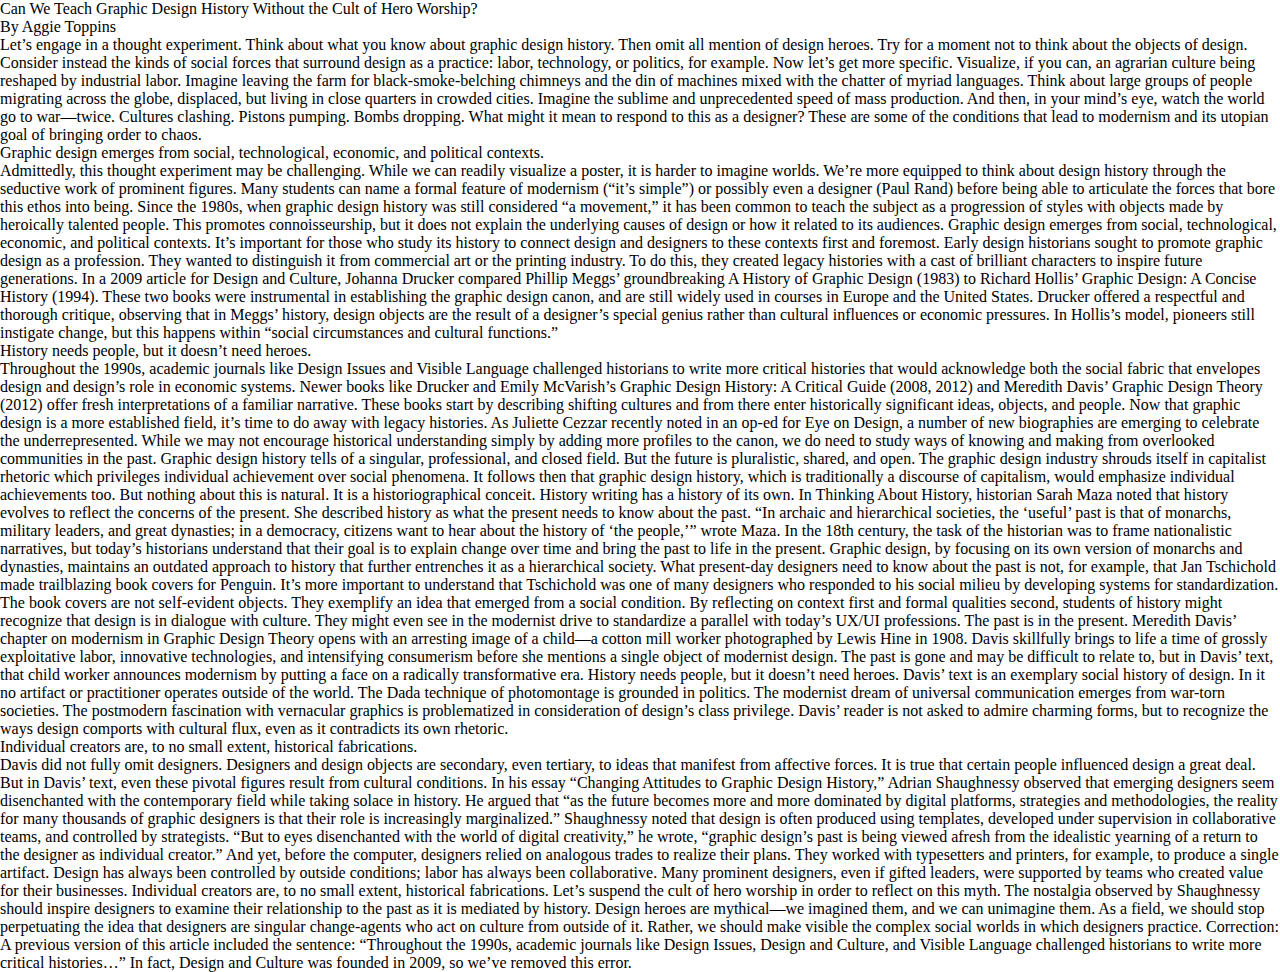
<file: article-3.html>
<!DOCTYPE html>
<html>
    <head>
        <title>Sophia's Binding</title>
        <meta name="viewport" content="width=device-width, initial-scale=1" />
        <link href="reset.css"rel="stylesheet">
        <link href="style.css"rel="stylesheet">
    </head>

    <body>

        <header>
            <h1>
                Can We Teach Graphic Design History Without the Cult of Hero Worship?
            </h1>
            <p>
                By Aggie Toppins
            </p>
        </header>

        <main>

            <article>
                Let’s engage in a thought experiment. Think about what you know about graphic design history. Then omit all mention of design heroes. Try for a moment not to think about the objects of design. Consider instead the kinds of social forces that surround design as a practice: labor, technology, or politics, for example. 

                Now let’s get more specific. Visualize, if you can, an agrarian culture being reshaped by industrial labor. Imagine leaving the farm for black-smoke-belching chimneys and the din of machines mixed with the chatter of myriad languages. Think about large groups of people migrating across the globe, displaced, but living in close quarters in crowded cities. Imagine the sublime and unprecedented speed of mass production. And then, in your mind’s eye, watch the world go to war—twice. 

                Cultures clashing. Pistons pumping. Bombs dropping. What might it mean to respond to this as a designer? These are some of the conditions that lead to modernism and its utopian goal of bringing order to chaos.

                <blockquote>
                    Graphic design emerges from social, technological, economic, and political contexts.

                </blockquote>

                Admittedly, this thought experiment may be challenging. While we can readily visualize a poster, it is harder to imagine worlds. We’re more equipped to think about design history through the seductive work of prominent figures. Many students can name a formal feature of modernism (“it’s simple”) or possibly even a designer (Paul Rand) before being able to articulate the forces that bore this ethos into being.  

                Since the 1980s, when graphic design history was still considered “a movement,” it has been common to teach the subject as a progression of styles with objects made by heroically talented people. This promotes connoisseurship, but it does not explain the underlying causes of design or how it related to its audiences. Graphic design emerges from social, technological, economic, and political contexts. It’s important for those who study its history to connect design and designers to these contexts first and foremost.

                Early design historians sought to promote graphic design as a profession. They wanted to distinguish it from commercial art or the printing industry. To do this, they created legacy histories with a cast of brilliant characters to inspire future generations. 

                In a 2009 article for Design and Culture, Johanna Drucker compared Phillip Meggs’ groundbreaking A History of Graphic Design (1983) to Richard Hollis’ Graphic Design: A Concise History (1994). These two books were instrumental in establishing the graphic design canon, and are still widely used in courses in Europe and the United States. Drucker offered a respectful and thorough critique, observing that in Meggs’ history, design objects are the result of a designer’s special genius rather than cultural influences or economic pressures. In Hollis’s model, pioneers still instigate change, but this happens within “social circumstances and cultural functions.”


                <blockquote>
                    History needs people, but it doesn’t need heroes.

                </blockquote>

                Throughout the 1990s, academic journals like Design Issues and Visible Language challenged historians to write more critical histories that would acknowledge both the social fabric that envelopes design and design’s role in economic systems. Newer books like Drucker and Emily McVarish’s Graphic Design History: A Critical Guide (2008, 2012) and Meredith Davis’ Graphic Design Theory (2012) offer fresh interpretations of a familiar narrative. These books start by describing shifting cultures and from there enter historically significant ideas, objects, and people.

                Now that graphic design is a more established field, it’s time to do away with legacy histories. As Juliette Cezzar recently noted in an op-ed for Eye on Design, a number of new biographies are emerging to celebrate the underrepresented. While we may not encourage historical understanding simply by adding more profiles to the canon, we do need to study ways of knowing and making from overlooked communities in the past. Graphic design history tells of a singular, professional, and closed field. But the future is pluralistic, shared, and open. 

                The graphic design industry shrouds itself in capitalist rhetoric which privileges individual achievement over social phenomena. It follows then that graphic design history, which is traditionally a discourse of capitalism, would emphasize individual achievements too. But nothing about this is natural. It is a historiographical conceit. 

                History writing has a history of its own. In Thinking About History, historian Sarah Maza noted that history evolves to reflect the concerns of the present. She described history as what the present needs to know about the past. “In archaic and hierarchical societies, the ‘useful’ past is that of monarchs, military leaders, and great dynasties; in a democracy, citizens want to hear about the history of ‘the people,’” wrote Maza. In the 18th century, the task of the historian was to frame nationalistic narratives, but today’s historians understand that their goal is to explain change over time and bring the past to life in the present.

                Graphic design, by focusing on its own version of monarchs and dynasties, maintains an outdated approach to history that further entrenches it as a hierarchical society. What present-day designers need to know about the past is not, for example, that Jan Tschichold made trailblazing book covers for Penguin. It’s more important to understand that Tschichold was one of many designers who responded to his social milieu by developing systems for standardization. The book covers are not self-evident objects. They exemplify an idea that emerged from a social condition. By reflecting on context first and formal qualities second, students of history might recognize that design is in dialogue with culture. They might even see in the modernist drive to standardize a parallel with today’s UX/UI professions. The past is in the present.

                Meredith Davis’ chapter on modernism in Graphic Design Theory opens with an arresting image of a child—a cotton mill worker photographed by Lewis Hine in 1908. Davis skillfully brings to life a time of grossly exploitative labor, innovative technologies, and intensifying consumerism before she mentions a single object of modernist design. The past is gone and may be difficult to relate to, but in Davis’ text, that child worker announces modernism by putting a face on a radically transformative era. History needs people, but it doesn’t need heroes.

                Davis’ text is an exemplary social history of design. In it no artifact or practitioner operates outside of the world. The Dada technique of photomontage is grounded in politics. The modernist dream of universal communication emerges from war-torn societies. The postmodern fascination with vernacular graphics is problematized in consideration of design’s class privilege. Davis’ reader is not asked to admire charming forms, but to recognize the ways design comports with cultural flux, even as it contradicts its own rhetoric.

                <blockquote>
                    Individual creators are, to no small extent, historical fabrications.

                </blockquote>

                Davis did not fully omit designers. Designers and design objects are secondary, even tertiary, to ideas that manifest from affective forces. It is true that certain people influenced design a great deal. But in Davis’ text, even these pivotal figures result from cultural conditions. 

                In his essay “Changing Attitudes to Graphic Design History,” Adrian Shaughnessy observed that emerging designers seem disenchanted with the contemporary field while taking solace in history. He argued that “as the future becomes more and more dominated by digital platforms, strategies and methodologies, the reality for many thousands of graphic designers is that their role is increasingly marginalized.” Shaughnessy noted that design is often produced using templates, developed under supervision in collaborative teams, and controlled by strategists. “But to eyes disenchanted with the world of digital creativity,” he wrote, “graphic design’s past is being viewed afresh from the idealistic yearning of a return to the designer as individual creator.” 

                And yet, before the computer, designers relied on analogous trades to realize their plans. They worked with typesetters and printers, for example, to produce a single artifact. Design has always been controlled by outside conditions; labor has always been collaborative. Many prominent designers, even if gifted leaders, were supported by teams who created value for their businesses. Individual creators are, to no small extent, historical fabrications. Let’s suspend the cult of hero worship in order to reflect on this myth. 

                The nostalgia observed by Shaughnessy should inspire designers to examine their relationship to the past as it is mediated by history. Design heroes are mythical—we imagined them, and we can unimagine them. As a field, we should stop perpetuating the idea that designers are singular change-agents who act on culture from outside of it. Rather, we should make visible the complex social worlds in which designers practice. 

                Correction: A previous version of this article included the sentence: “Throughout the 1990s, academic journals like Design Issues, Design and Culture, and Visible Language challenged historians to write more critical histories…” In fact, Design and Culture was founded in 2009, so we’ve removed this error. 




            </article>


        </main>
    </body>
</html>
</file>
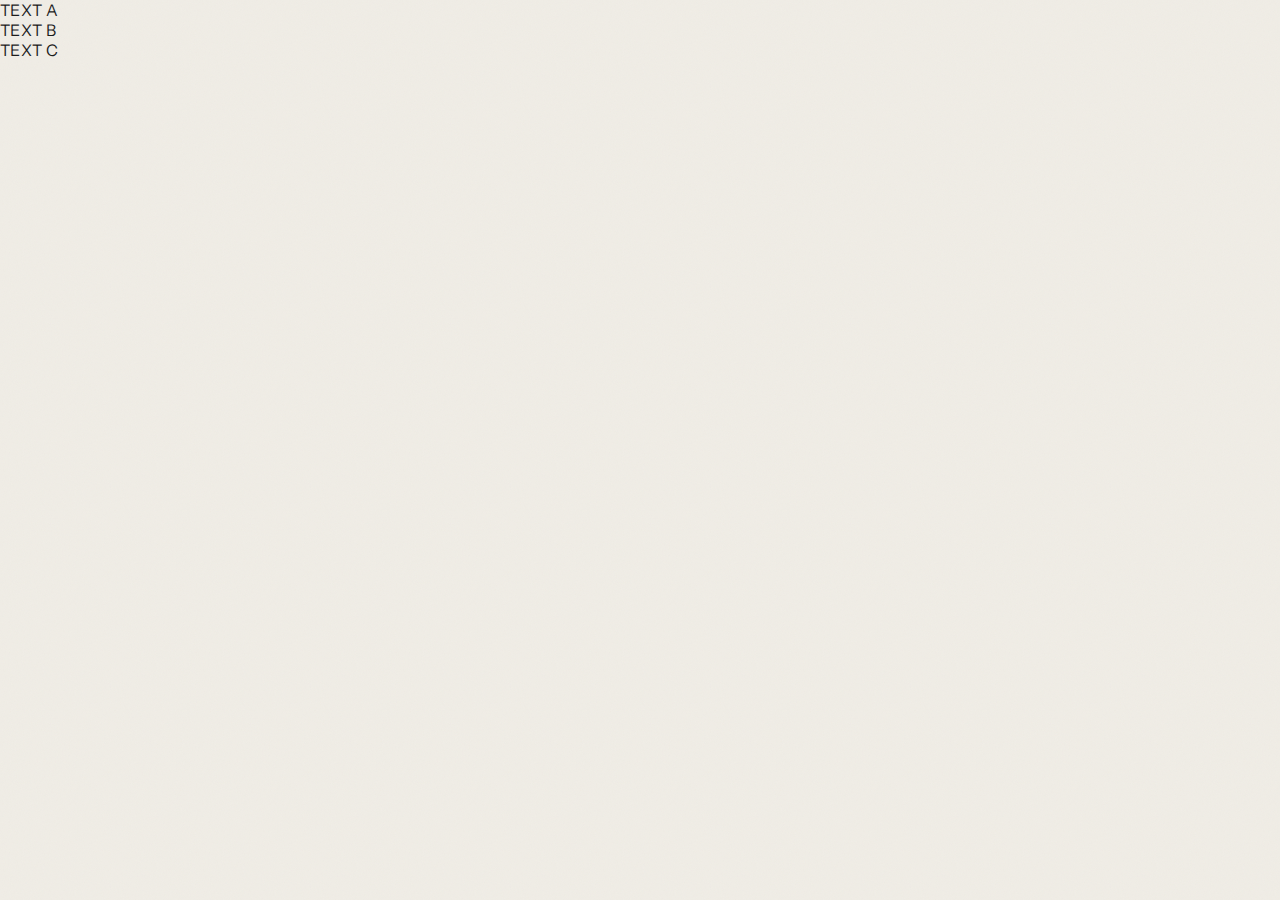
<file: home.html>
<!DOCTYPE html>
<html lang="en">
    
    <head>
        <title>
            Sophia Bae - Typography & Interaction Project 3
        </title>
        
        <meta name="viewport" content="width=device-width, initial-scale=1" />

        <link href="reset.css" rel="stylesheet">
        <link href="home.css" rel="stylesheet">
    </head>

    <body>
        <header>
            <ul>
                <li>
                    <a href="./text-a/dir-1.html">TEXT A</a>
                </li>
                <li>
                    <a href="./text-b/dir-1.html">TEXT B</a>
                </li>
                <li>
                    <a href="./text-c/dir-1.html">TEXT C</a>
                </li>
            </ul>


        </header>
        <main>

        </main>



    </body>








</html>
</file>
<file: article-1/style.css>
@font-face{
    font-family: "InSans";
    src: url("./fonts/InstrumentSans-VariableFont_wdth,wght.ttf") format('truetype');
    font-weight: 100 900;
    font-style: normal;
}
@font-face{
    font-family: "InSerif";
    src: url("./fonts/InstrumentSerif-Regular.ttf") format('truetype');
    font-weight: 100 900;
    font-style: normal;
}

:root{
    --off-white:#eef1eb;
    --light-green:#c6e3c7;
    --green:#87BBA1;
    --dark-green:#47928b;
    --darker-green:#1c6364;
    --darkest-green:#162E30;

    /* geronimo words */
    

    --pistachio:#a6cc90;
    --rosy:#d5a1ba;
    --aqua:#4faeab;
    --periwinkle:#7884d2;
    --sand:#b87466;


    /* line css pattern */
    --s: 4rem; /* control the size*/
    --c1: #47928b;
    --c2: #c6e3c7;
    /* pattern grabbed from https://css-pattern.com/ */
    --circ-pattern: radial-gradient(36% 72% at 25% -50%,var(--c2) 98%,#0000)
     0 0/calc(2*var(--s)) var(--s),
    radial-gradient(36% 72% at 75% 150%,var(--c2) 98%,#0000)
     0 0/calc(2*var(--s)) var(--s),
    radial-gradient(72% 36% at 150% 25%,var(--c2) 98%,#0000)
     0 0/var(--s) calc(2*var(--s)),
    radial-gradient(72% 36% at -50% 75%,var(--c2) 98%,#0000)
     0 0/var(--s) calc(2*var(--s)),
    repeating-conic-gradient(var(--c2) 0 45deg,var(--c1) 0 25%)
     0 0/calc(2*var(--s)) calc(2*var(--s));

    
}

html{
    font-family:"InSans";
    background:var(--off-white);
}



/* nav formatting + responsiveness */
nav{
    justify-content: center;
    align-content: center;
    padding-block:1.75rem;
    

}
nav ul{
    display:flex;
    flex-direction: row;
    justify-content:space-evenly;
}

nav ul li{
    text-align: center;

}
#active-nav{
    color: var(--off-white);
    
}
#active-nav:hover{
    color: var(--dark-green);
}

nav a{
    font-family:"InSans";
    color: var(--darker-green);
    font-weight:500;
    font-size:.9rem;

    @media (500px <= width <= 850px){
        font-size:1rem;

    }
    @media (width > 850px){
        font-size:1.2rem;
    }
    
}
nav a:hover{
    color: var(--dark-green);
}







/* section within header */
.title-sec{
    margin-inline:1.2rem;

    @media (500px <= width <= 850px) {

    }
    @media (width > 850px) {
        display:flex;
        flex-direction: column;
        text-align:center;
    }
}

/* title formatting */
h1{
    color:var(--dark-green);
    font-size:3.5rem;
    line-height:3.3rem;
    margin-block:8rem;
    font-family: "InSerif";
    width:25rem;
    

    @media (500px <= width <= 850px) {
        font-size:5rem;
        line-height:4.5rem;
        width:30rem;
    }
    @media (width > 850px) {
        font-size: 5.5rem;
		line-height: 5rem;
        margin-inline: auto;
        width:55rem;
    }
}

h1 span{
    color:var(--darkest-green);
    font-size:3.5rem;


    @media (500px <= width <= 850px) {
        font-size:5rem;
        line-height:4.5rem;
        width:30rem;
        
    }
    @media (width > 850px) {
        font-size: 5.5rem;
		line-height: 5rem;
        margin-inline: auto;
        width:55rem;
    }
}






/* author + date in header */
.og-text{
    margin-block-start:2rem;

    @media (width > 850px) {
        text-align:center;
    }
}

.og-text p{
    color:var(--darker-green);
    font-size:1.25rem;
    font-weight:450;
    line-height:1.25rem;
    margin-block-end:.3rem;
    text-align:right;

    @media (500px <= width <= 850px){
        font-size:1.5rem;
        line-height:1.5rem;

    }
    @media (width > 850px) {
        text-align:center;
        font-size:2rem;
        line-height:2rem;

    }

}


/* color line formatting */
.line{
    background:var(--green);
    margin-block-start:5rem;
}
#top-line{
    margin:0;
}

/* pattern grabbed from https://css-pattern.com/ */
.dark-line{
    height:7.5rem;
    background: var(--circ-pattern);

}




/* first quote - context of article */
.context{
    color:var(--off-white);
    font-family:"InSerif";
    letter-spacing:.1ch;
    font-size:1.5rem;
    padding: 3rem 2rem;
    background:var(--dark-green);
    line-height:1.75rem;
    margin-block:3rem;
    text-align:center;
    margin-inline-start:0rem;
    text-wrap:balance;

    @media (500px <= width <= 850px){
        padding-inline: 5rem;
        font-size:1.75rem;
        line-height:2rem;

    }
    @media (width > 850px){
        padding-inline: 10rem;
        font-size:2rem;
        line-height:2.25rem;


    }

}
.context em{
    font-style:italic;
    text-decoration:underline;
    text-decoration-thickness: .05rem;
    text-underline-offset: .25rem;
}



/* entire article content */
article{
    margin-block-end:10rem;
    
    @media (500px <= width <= 850px){
    }
    @media (width > 850px){
    }
}


/* paragraphs */
.para{
    margin-block-start:7rem;
    

    @media (500px <= width <= 850px){
    }
    @media (width > 850px){
        display: grid;
        grid-template-columns:1fr 5fr;
        margin-inline-end: 2rem;
    }
}

/* paragraph text */
article .pg{
    font-size:1.1rem;
    line-height:1.65rem;
    color:var(--darkest-green);
    width:75vw;
    margin-block:3rem 2rem;
    margin-inline:1rem auto;
    text-wrap:pretty;

    @media (500px <= width <= 850px){
        font-size:1.2rem;
        line-height:1.7rem;
        width:70vw;
        margin-inline: 2rem auto;
    }
    @media (width > 850px) {
        font-size:1.3rem;
        line-height:1.75rem;
        width:65vw;
        margin-inline: 2rem auto;

    }
    
}
/* italics */
.pg em{
    font-style:italic;
}
/* highlight */
mark{
    background: var(--light-green);
    color:var(--darker-green);
}


/* number labels */
.label {
    position: sticky;
    display:block;
    width:max-content;
    top: 0;
    right:0;
    justify-self: right;
    margin-block: 1.5rem .75rem;
    margin-inline-end:0.5rem;
    font-size: 3rem;
    font-weight:100;
    color:var(--green);
    background:var(--off-white);
    padding-inline:.5rem;
    /* border-radius:50px; */

    @media (500px <= width <= 850px){
        font-size: 4rem;
        text-align:right;
        margin-inline-start:5rem;

    }
    @media (width > 850px) {
        font-size: 5rem;
        text-align:right;
        margin-block:2.2rem 1rem;
        margin-inline-start:5rem;
    }
    
}

#widen{
    letter-spacing:.1ch;
    padding-inline:.5rem;
}



blockquote{
    color:var(--off-white);
    font-family:"InSerif";
    letter-spacing:.1ch;
    font-size:1.75rem;
    padding: 3rem 2rem;
    background:var(--dark-green);
    line-height:2.2rem;
    margin-block:5rem;
    text-align:center;
    margin-inline-start:0rem;
    @media (width > 850px){
        margin-inline-start:1rem;
                margin-inline-end:7rem;

    }
}

.slant{
  display: inline-block;
  font-weight: 300;
  font-size: 1.3em;
  color: var(--dark-green);
  transform: rotate(-1.5deg);
}
.slant2{
  display: inline-block;
  font-weight: 300;
  font-size: 1.3em;
    color: var(--dark-green);
  transform: rotate(1.25deg);
}
.geronimo{
    display: inline-block;
    font-family:"InSerif";
    font-weight:900;
    font-size: 1.5rem;
    color:var(--sand);
}
.stroke {
  color: var(--pistachio);
  -webkit-text-stroke: .75px #000;
  font-weight: 600;
  font-size:1.5rem;
}
.shadow {
  text-shadow: 1.4px 1.4px 0 #8c1d98;
  font-weight: 500;
  font-size:1.5rem;
  color:var(--aqua);
  letter-spacing:.05ch;
}
.space {
  letter-spacing: 0.09em;
  font-weight: 500;
  color: var(--periwinkle);
  font-style:italic;
  /* font-family:"InSerif"; */
}
.shimmer {
    font-weight: bold;
    background: linear-gradient(
                90deg,
                #8aae4a 0%,
                #25d356 25%,
                #51a9bd 50%,
                #576dfe 75%,
                #8e76e4 100%
    );
    background-size: 200%;
    -webkit-background-clip: text;
    -webkit-text-fill-color: transparent;
    background-clip: text;
    animation: shimmer 5s linear infinite;
}

footer{
    background:var(--darkest-green);
    text-align:center;
    color:var(--green);
    font-size:1rem;
    padding: 2rem 1rem;
    /* letter-spacing:.25ch; */
}
footer nav a{
    color:var(--light-green);
}
footer nav a:hover{
    color:var(--dark-green);
}
</file>
<file: article-3/style.css>
@font-face{
    font-family: "Gabarito";
    src: url("./fonts/Gabarito-VariableFont_wght.ttf") format('truetype');
    font-weight: 100 900;
    font-style: normal;
}
@font-face{
    font-family: "MonaSans";
    src: url("./fonts/MonaSans-VariableFont_wdth,wght.ttf") format('truetype');
    font-weight: 100 900;
    font-style: normal;
}

:root{
    --off-white:#eef1eb;
    --light-green:#c6e3c7;
    --green:#87BBA1;
    --dark-green:#47928b;
    --darker-green:#1c6364;
    --darkest-green:#162E30;
    
}

html{
    font-family:"MonaSans";
    background:var(--off-white);
}
nav{
    margin-block:auto;
    justify-content: center;
    align-content: center;
    padding-block-start:2.75rem;

}
nav ul{
    display:flex;
    flex-direction: row;
    justify-content:space-evenly;
}

nav ul li{
    text-align: center;

}

nav a{
    font-family:"MonaSans";
    color: var(--off-white);
    font-weight:500;
    
    
}
nav a:hover{
    color: var(--green);
}
header{
    /* display:flex;
    flex-direction: row;
    margin-inline:1rem;
    column-gap: .5rem; */
}
.title-sec{
    display:flex;
    flex-direction: row;
    margin-inline:1rem;
    column-gap: .5rem;
}

h1{
    color:var(--dark-green);
    font-size:2.7rem;
    font-weight:700;
    line-height:3rem;
    margin-block-start:8rem;
}



.og-text{
    margin-block-start:8.25rem;
}
.og-text p{
    color:var(--darker-green);
    font-size:1.5rem;
    font-weight:700;
    line-height:1.7rem;
    margin-block-end:.3rem;
    text-align:right
}
.line{
    background:var(--green);
    margin-block-start:10rem;
    height:5rem;

}
.dark-line{
    background:var(--darker-green);
    margin-block-start:0;
    height:7rem;
}
#top-line{
    margin:0;
}
.context{
    color:var(--off-white);
    background:var(--darker-green);
    padding:2rem;
    margin-block:0;
}
.context em{
    font-style:italic;
}
article{
    /* margin-block-start:10rem; */
    font-size:1.2rem;
    line-height:1.75rem;
    color:var(--darkest-green);
    margin-block-end:10rem;
}
article .pg{
    margin-block:3rem 2rem;
    margin-inline:1rem;
}

blockquote{
    color:var(--darker-green);
    font-weight:400;
    font-size:1.5rem;
    margin-block:3rem;

    padding: 2rem 1.25rem;
    background:var(--light-green);
    line-height:2rem;
}
</file>
<file: dir-1/style.css>
:root{

}
</file>
<file: dir-2/style.css>
@font-face{
    font-family: "DMSans";
    src: url("./fonts/DMSans-VariableFont_opsz\,wght.ttf") format('truetype');
    font-weight: 100 900;
    font-style: normal;
}

:root{
    
    --light-gray:#BDB8B1;
    --plum:#7d4960;
    --dark-gray:#303041;
    --off-white:#f4eded;
    --cherry:#c75260;
    --dark-cherry:#b87179;
    --light-cherry:rgb(236, 181, 187);
    
}
html{
    background:var(--off-white);
}
body{
    margin:1rem;
}
header{
    padding:1.5rem 2rem;

}

h1{
    margin-block:5rem 3rem;

    font-family:"DMSans";
    font-weight:550;
    font-size: 2rem;
    line-height: 2rem;
    text-align: center;
    color:var(--cherry);
    
    line-height: 2.5rem;

}
.og-text{
    margin-block:4rem;
    color:var(--plum);
    

}
.og-text p{
    text-align:center;
    margin-block:1.5rem;
    font-size:1.3rem;
    letter-spacing: .5rem;
    
    font-weight:300;
    line-height: .2rem;
    
}
#og-date{
    
    /* font-weight:300; */
    
}
.context{
    color:var(--cherry);
    border:1.5px dashed var(--cherry);
    /* background:var(--dark-gray); */
    padding:1.5rem 2rem;
    border-radius:50px;
    margin-inline:1rem;
    text-align:center;
    font-size:1rem;
    line-height:1.4rem;
}
.context em{
    font-style: italic;
}

p{
    font-family:"DMSans";
    font-size: 1.1rem;
    font-weight:400;
    line-height: 1.7rem;
    margin-block-end:2rem;
    
}
.body-text{
    border:4px dashed var(--light-cherry);
    padding:2rem;
    border-radius:40px;
    margin:4rem 2rem;
    color:var(--plum);
    margin-inline:1rem;

}
</file>
<file: dir-3/style.css>
@font-face{
    font-family: "Gabarito";
    src: url("./fonts/Gabarito-VariableFont_wght.ttf") format('truetype');
    font-weight: 100 900;
    font-style: normal;
}

:root{
    
    --light-green:#C8E3C9;
    --green:#87BBA1;
    --dark-green:#55818A;
    --darker-green:#3C6063;
    --darkest-green:#304446;
    
}

html{
    font-family:"Gabarito";
    background:var(--light-green)
}
header{
    /* display:flex;
    flex-direction: row;
    margin-inline:1rem;
    column-gap: .5rem; */
}
.title-sec{
    display:flex;
    flex-direction: row;
    margin-inline:1rem;
    column-gap: .5rem;
}

h1{
    color:var(--darkest-green);
    font-size:2.7rem;
    font-weight:700;
    line-height:3rem;
    margin-block-start:8rem;
}

nav{
    margin-block:auto;
    justify-content: center;
    align-content: center;
    padding-block-start:1.75rem;

}
nav ul li{
    text-align: center;

}
nav a{
    font-family:"Gabarito";
    color: var(--dark-green);
    font-weight:600;
    
    
}

.og-text{
    margin-block-start:8.25rem;
}
.og-text p{
    color:var(--dark-green);
    font-size:1.5rem;
    font-weight:700;
    line-height:1.7rem;
    margin-block-end:.3rem;
    text-align:right
}
.line{
    background:var(--green);
    margin-block-start:10rem;
    height:5rem;

}
#top-line{
    margin:0;
}
.context{
    color:var(--light-green);
    background:var(--darkest-green);
    padding:2rem;
    margin-block:0;
}
.context em{
    font-style:italic;
}
article{
    /* margin-block-start:10rem; */
    font-size:1.2rem;
    line-height:1.75rem;
    color:var(--darkest-green);
    margin-block-end:10rem;
}
article .pg{
    margin-block:3rem 2rem;
    margin-inline:1rem;
}
</file>
<file: directions/dir-1/style.css>
@font-face{
    font-family: "Josefin";
    src: url("./fonts/JosefinSans-VariableFont_wght.ttf") format('truetype');
    font-weight: 100 900;
    font-style: normal;
}


:root{
    
    --sand:#F3E8E3;
    --beige:#d5c2c8;
    --taupe:#9B8B98;
    --dark-taupe:#4A4E68;
    --dark-purp:#1b1f52;
}

html{
    background-color: var(--sand);
}


header{
    background-color: var(--taupe);
    padding:1rem;
    
    

}
nav{
    text-align:center;
    margin-block-start:1rem;
}
nav a{
    font-family:"Josefin";
    color: var(--dark-taupe);
    font-weight:600;
    
}
.og-text{
    
}
main{
    margin:1rem;
}


h1{
    font-family:"Josefin";
    font-size: 2rem;
    font-weight:700;
    line-height: 4rem;
    text-align: left;
    color: var(--sand);
    margin-block:7rem 3rem;
    line-height: 2.5rem;
    margin-inline:1.5rem;
    letter-spacing:-1px;
    padding:1.5rem 1.25rem;
    border:6px solid var(--sand);
    text-wrap:pretty;
    /* width:min-content; */
}
p{
    font-family:"Josefin";
    font-size: 1.2rem;
    line-height: 1.75rem;
    font-weight:350;
}
.og-text{
    line-height:.5rem;
    padding:1.5rem 1.25rem;
    /* background: var(--mid-blue); */
    margin-inline:1.5rem;
    margin-block-end:3rem;
    /* border: 2px solid var(--sand); */
    display:grid;
    grid-template-columns: 1fr 1fr;
    
}
.art-detail{
    font-size: 1.5rem;
    text-align:left;
    /* margin-block:1rem;
    margin-inline:.5rem; */
    font-weight: 500;
    
    color: var(--beige);

}
#og-author{
    margin-block-end:0;
    /* text-align:center; */
}
#og-date{
    /* margin-block-start:0.25rem; */
    /* margin-block-end:2rem; */
    text-align:right;
    font-weight:400;
}
.context{
    font-size:1.25rem;
    line-height:1.5rem;
    /* color: var(--mid-teal); */
    font-weight:350;
    margin-inline:2.2rem;
    margin-block:4rem;
    letter-spacing:-.5px;
    color:var(--dark-taupe);
    text-align:center;

}
.context em{
    font-weight: 600;
    font-style: italic;
}
.pg{
    margin:2rem .5rem;

    padding:1.5rem 1rem;
    color:var(--sand);
    background-color:var(--dark-taupe);


}
</file>
<file: directions/dir-2/style.css>
@font-face{
    font-family: "DMSans";
    src: url("./fonts/DMSans-VariableFont_opsz\,wght.ttf") format('truetype');
    font-weight: 100 900;
    font-style: normal;
}

:root{
    
    --light-gray:#BDB8B1;
    --plum:#7d4960;
    --dark-gray:#303041;
    --off-white:#f4eded;
    --cherry:#c75260;
    --dark-cherry:#b87179;
    --light-cherry:rgb(236, 181, 187);
    
}
html{
    background:var(--off-white);
}
body{
    margin:1rem;
}
header{
    padding:1.5rem 2rem;

}

h1{
    margin-block:5rem 3rem;

    font-family:"DMSans";
    font-weight:550;
    font-size: 2rem;
    line-height: 2rem;
    text-align: center;
    color:var(--cherry);
    
    line-height: 2.5rem;


}
nav{
    text-align:center;
    margin-block-start:1rem;
}
nav a{
    font-family:"DMSans";
    color: var(--dark-cherry);
    font-weight:600;
    
}
.og-text{
    margin-block:4rem;
    color:var(--plum);
    

}
.og-text p{
    text-align:center;
    margin-block:1.5rem;
    font-size:1.3rem;
    letter-spacing: .5rem;
    
    font-weight:300;
    line-height: .2rem;
    
}
#og-date{
    
    /* font-weight:300; */
    
}
.context{
    color:var(--cherry);
    border:1.5px dashed var(--cherry);
    /* background:var(--dark-gray); */
    padding:1.5rem 2rem;
    border-radius:50px;
    margin-inline:1rem;
    text-align:center;
    font-size:1rem;
    line-height:1.4rem;
}
.context em{
    font-style: italic;
}

p{
    font-family:"DMSans";
    font-size: 1.1rem;
    font-weight:400;
    line-height: 1.7rem;
    margin-block-end:2rem;
    
}
.body-text{
    border:4px dashed var(--light-cherry);
    padding:2rem;
    border-radius:40px;
    margin:4rem 2rem;
    color:var(--plum);
    margin-inline:1rem;

}
</file>
<file: style.css>
:root{

}
</file>
<file: home.css>
@font-face{
    font-family: "Mazius";
    src: url("./home-fonts/MaziusDisplay-Regular.otf") format('opentype');
}
@font-face{
    font-family: "Sneaky";
    src: url("./home-fonts/Sneaky-Times.otf") format('opentype');
    font-weight: 100 900;
    font-style: normal;
}
@font-face{
    font-family: "InSans";
    src: url("./home-fonts/InstrumentSans-VariableFont_wdth\,wght.ttf") format('truetype');
    font-weight: 100 900;
    font-style: normal;
}
/* *, *::before, *::after { margin: 0; padding: 0; box-sizing: border-box; } */

:root {
    --bone: #F0EDE6;
    --ink: #1A1A1A;
    --graphite: #3D3D3D;
    --slate: #6B6B6B;
    --silver: #A8A8A8;
    --mist: #D6D3CC;
    --green: #3B8C6E;
    --green-light: #C2E0D2;
    --green-dark: #1D5C42;
    --teal: #2E7D8A;
    --teal-light: #BDE0E6;
    --teal-dark: #134955;
    --indigo: #3D4F8A;
    --indigo-light: #C4CCE6;
    --indigo-dark: #1A2755;
    --accent-warm: #C4735B;
    --accent-gold: #C9A84C;
}

html {
    background: var(--bone);
    scroll-behavior: smooth;
    font-family: 'InSans', sans-serif;
    font-weight:300;
    letter-spacing:.03em;
    color: var(--ink);
    overflow-x: hidden;
}

/* ─── GRAIN OVERLAY ─── */
body::before {
    content: '';
    position: fixed;
    inset: 0;
    z-index: 9999;
    pointer-events: none;
    opacity: 0.035;
    background-image: url("data:image/svg+xml,%3Csvg viewBox='0 0 256 256' xmlns='http://www.w3.org/2000/svg'%3E%3Cfilter id='noise'%3E%3CfeTurbulence type='fractalNoise' baseFrequency='0.9' numOctaves='4' stitchTiles='stitch'/%3E%3C/filter%3E%3Crect width='100%25' height='100%25' filter='url(%23noise)'/%3E%3C/svg%3E");
    background-repeat: repeat;
    background-size: 12.5rem;
}

/* ─── ANIMATIONS ─── */
@keyframes fadeUp {
    from { 
        opacity: 0; 
        transform: translateY(2.5rem); 
    }
    to { 
        opacity: 1; 
        transform: translateY(0); 
    }
}
@keyframes fadeIn {
    from { 
        opacity: 0; 
    }
    to { 
        opacity: 1; 
    }
}
@keyframes spin {
    from { 
        transform: rotate(0deg); 
    }
    to { 
        transform: rotate(360deg); 
    }
}
@keyframes shimmer {
    0% { 
        background-position: -200%; 
    }
    100% { 
        background-position: 200%; 
    }
}
@keyframes revealLine {
    from { 
        transform: scaleX(0); 
    }
    to { 
        transform: scaleX(1); 
    }
}

/* ─── TOP BAR ─── */
.top-bar {
    display: flex;
    justify-content: space-between;
    align-items: center;
    padding: 1.25rem 2rem;
    border-bottom: 0.0625rem solid var(--mist);
    font-family: 'InSans', sans-serif;
    font-size: 0.7rem;
    text-transform: uppercase;
    letter-spacing: 0.15em;
    color: var(--slate);
    animation: fadeIn 1s ease;
}

/* ─── HERO ─── */
.hero {
    padding: 6rem 2rem 4rem;
    position: relative;
    overflow: hidden;
}

.hero-eyebrow {
    font-family: 'InSans', sans-serif;
    font-size: 0.7rem;
    text-transform: uppercase;
    letter-spacing: 0.3em;
    color: var(--slate);
    margin-bottom: 2rem;
    animation: fadeUp 0.8s ease both;
}

.hero h1 {
    font-family: 'Mazius', serif;
    font-weight: 400;
    font-size: clamp(3.5rem, 10vw, 9rem);
    line-height: 0.9;
    color: var(--graphite);
    max-width: 68.75rem;
    animation: fadeUp 0.8s ease 0.15s both;
}
.hero h1 em {
    font-style: italic;
    color: var(--ink);
}
.hero h1 .outline-text {
    -webkit-text-stroke: 0.0938rem var(--graphite);
    color: transparent;
    transition: color 0.4s, -webkit-text-stroke 0.4s;
}
.hero h1 .outline-text:hover {
    color: var(--graphite);
    -webkit-text-stroke: 0;
}

.hero-line {
    width: 7.5rem;
    height: 0.125rem;
    background: var(--ink);
    margin: 3rem 0 2rem;
    transform-origin: left;
    animation: revealLine 1s ease 0.5s both;
}
.hero-sub {
    font-size: clamp(1rem, 2vw, 1.25rem);
    line-height: 1.7;
    max-width: 36.25rem;
    color: var(--slate);
    font-weight: 300;
    animation: fadeUp 0.8s ease 0.6s both;
}

.hero-deco {
    position: absolute;
    right: -2.5rem;
    top: 50%;
    transform: translateY(-50%);
    width: 20rem;
    height: 20rem;
    border-radius: 50%;
    border: 0.0625rem solid var(--mist);
    opacity: 0.4;
    animation: spin 60s linear infinite;
    pointer-events: none;
}
.hero-deco::before {
    content: '';
    position: absolute;
    inset: 1.875rem;
    border-radius: 50%;
    border: 0.0625rem solid var(--mist);
}
.hero-deco::after {
    content: '';
    position: absolute;
    inset: 3.75rem;
    border-radius: 50%;
    border: 0.0625rem solid var(--mist);
}

@media (max-width: 48rem) {
    .hero { 
        padding: 4rem 1.5rem 3rem; 
    }
    .hero-deco { 
        display: none; 
    }
}

/* ─── BOOKSHELF ─── */
.bookshelf {
    padding: 4rem 2rem 6rem;
    max-width: 62rem;
    margin: 0 auto;
}
.shelf-label {
    font-family: 'InSans', sans-serif;
    font-size: 0.65rem;
    text-transform: uppercase;
    letter-spacing: 0.3em;
    color: var(--slate);
    margin-bottom: 2.5rem;
    padding-bottom: 1rem;
    border-bottom: 0.0625rem solid var(--mist);
    text-align: center;
}
.shelf {
    display: flex;
    justify-content: center;
    gap: 0;
    height: clamp(28rem, 60vh, 38rem);
}

/* ─── SPINE BASE ─── */
.spine {
    display: block;
    text-decoration: none;
    color: inherit;
    width: clamp(6rem, 12vw, 9rem);
    height: 100%;
    position: relative;
    transition: width 0.5s cubic-bezier(0.16, 1, 0.3, 1), filter 0.3s;
    cursor: pointer;
    flex-shrink: 0;
}
.spine:hover {
    width: clamp(12rem, 22vw, 18rem);
}
.spine:not(:hover) {
    filter: brightness(0.97);
}

.spine-inner {
    height: 100%;
    display: flex;
    flex-direction: column;
    align-items: center;
    padding: 1.5rem 0.6rem;
    border-left: 1px solid #ffffff22;
    border-right: 1px solid #00000015;
    position: relative;
    overflow: hidden;
    transition: padding 0.5s cubic-bezier(0.16, 1, 0.3, 1);
}
.spine:hover .spine-inner {
    padding: 1.5rem 1rem;
}
/* Inset border effect */
.spine-inner::before {
    content: '';
    position: absolute;
    inset: 0.5rem;
    border: 1px solid #ffffff18;
    pointer-events: none;
}

/* ─── SPINE COLORS ─── */
.spine-green {
    background: linear-gradient(180deg, var(--green-dark) 0%, var(--green) 40%, var(--green-dark) 100%);
}
.spine-green .spine-inner::before {
    border-color: #ffffff20;
}
.spine-teal {
    background: linear-gradient(180deg, var(--teal-dark) 0%, var(--teal) 40%, var(--teal-dark) 100%);
}
.spine-indigo {
    background: linear-gradient(180deg, var(--indigo-dark) 0%, var(--indigo) 40%, var(--indigo-dark) 100%);
}

/* ─── SPINE TOP ─── */
.spine-top {
    display: flex;
    flex-direction: column;
    align-items: center;
    gap: 0.5rem;
    flex-shrink: 0;
}
.spine-num {
    font-family: 'Mazius', serif;
    font-size: 1.4rem;
    color: #ffffffdd;
    letter-spacing: 0.05em;
}
.spine-ornament {
    font-size: 0.7rem;
    color: #ffffff55;
    line-height: 1;
}

/* ─── SPINE TITLE ─── */
.spine-title-wrap {
    flex: 1;
    display: flex;
    align-items: center;
    justify-content: center;
    overflow: hidden;
    width: 100%;
    padding: 0.85rem 0;
}
.spine-title {
    font-family: 'Mazius', serif;
    font-size: 1rem;
    line-height: 1.3;
    color: #ffffffee;
    writing-mode: vertical-rl;
    text-orientation: mixed;
    text-align: center;
    letter-spacing: 0.02em;
    max-height: 100%;
    overflow: hidden;
    transition: all 0.5s cubic-bezier(0.16, 1, 0.3, 1);
}
.spine:hover .spine-title {
    writing-mode: horizontal-tb;
    text-orientation: initial;
    font-size: 1rem;
    line-height: 1.35;
    letter-spacing: 0.01em;
}

/* ─── SPINE BOTTOM ─── */
.spine-bottom {
    display: flex;
    flex-direction: column;
    align-items: center;
    gap: 0.4rem;
    flex-shrink: 0;
}
.spine-author {
    font-family: 'InSans', sans-serif;
    font-size: 0.5rem;
    text-transform: uppercase;
    letter-spacing: 0.2em;
    color: #ffffffaa;
    writing-mode: vertical-rl;
    display: none;
}
.spine:hover .spine-author {
    display: block;
    writing-mode: horizontal-tb;
}
.spine-tag {
    font-family: 'InSans', sans-serif;
    font-size: 0.45rem;
    text-transform: uppercase;
    letter-spacing: 0.15em;
    color: #ffffff66;
    writing-mode: vertical-rl;
    transition: all 0.5s cubic-bezier(0.16, 1, 0.3, 1);
}
.spine:hover .spine-tag {
    writing-mode: horizontal-tb;
    font-size: 0.5rem;
}

/* ─── SPINE HOVER GLOW ─── */
.spine::after {
    content: '';
    position: absolute;
    inset: 0;
    opacity: 0;
    transition: opacity 0.4s;
    pointer-events: none;
}
.spine-green::after {
    background: linear-gradient(180deg, transparent, #ffffff08, transparent);
}
.spine-teal::after {
    background: linear-gradient(180deg, transparent, #ffffff08, transparent);
}
.spine-indigo::after {
    background: linear-gradient(180deg, transparent, #ffffff08, transparent);
}
.spine:hover::after {
    opacity: 1;
}



@media (max-width: 48rem) {
    .shelf {
        height: clamp(24rem, 55vh, 32rem);
    }
    .spine {
        width: clamp(5rem, 20vw, 7rem);
    }
    .spine:hover {
        width: clamp(10rem, 50vw, 14rem);
    }
    .spine-title {
        font-size: clamp(0.6rem, 2.5vw, 0.75rem);
    }
    .bookshelf {
        padding: 3rem 1rem 5rem;
    }
}



@media (max-width: 48rem) {
    .shelf {
        height: clamp(24rem, 55vh, 32rem);
    }
    .spine {
        width: clamp(5rem, 20vw, 7rem);
    }
    .spine:hover {
        width: clamp(6rem, 24vw, 8.5rem);
    }
    .spine-title {
        font-size: clamp(0.6rem, 2.5vw, 0.75rem);
    }
    .bookshelf {
        padding: 3rem 1rem 5rem;
    }
}

/* ─── ABOUT / INTRO ─── */
.about-section {
    padding: 5rem 2rem;
    display: grid;
    grid-template-columns: 1fr 1fr;
    gap: 4rem;
    max-width: 68.75rem;
    margin: 0 auto;
}

.about-left {
    position: relative;
}

.about-img-frame {
    position: relative;
    padding: 1.5rem;
}
.about-img-frame::before {
    content: '';
    position: absolute;
    inset: 0;
    border: 0.0625rem solid var(--mist);
    transform: rotate(-2deg);
    z-index: 0;
}
.about-img-frame::after {
    content: '';
    position: absolute;
    inset: 0;
    border: 0.0625rem solid var(--mist);
    transform: rotate(1deg);
    z-index: 0;
}
.about-img-frame img {
    width: 100%;
    display: block;
    position: relative;
    z-index: 1;
    filter: grayscale(20%) contrast(1.05);
    transition: filter 0.5s;
}
.about-img-frame:hover img {
    filter: grayscale(0%) contrast(1);
}
.about-caption {
    font-size: 0.75rem;
    color: var(--slate);
    margin-top: 1.5rem;
    line-height: 1.5;
    font-style: italic;
    position: relative;
    z-index: 1;
}
.about-caption a {
    color: var(--indigo);
    text-decoration: none;
    border-bottom: 0.0625rem solid var(--indigo-light);
    transition: border-color 0.3s;
}
.about-caption a:hover {
    border-color: var(--indigo);
}

.about-right {
    display: flex;
    flex-direction: column;
    justify-content: center;
}

.about-right h2 {
    font-family: 'Mazius', serif;
    font-size: clamp(2rem, 4vw, 3rem);
    line-height: 1.1;
    color: var(--graphite);
    margin-bottom: 2rem;
    font-weight: 400;
}
.about-right h2 .word-pop {
    display: inline-block;
    transition: transform 0.3s ease, color 0.3s;
}
.about-right h2 .word-pop:hover {
    transform: rotate(-3deg) scale(1.05);
    color: var(--accent-warm);
}

.about-text {
    font-size: 1.05rem;
    line-height: 1.8;
    color: var(--slate);
    font-weight: 300;
    margin-bottom: 2rem;
}

.about-tags {
    display: flex;
    flex-wrap: wrap;
    gap: 0.5rem;
}
.about-tag {
    font-family: 'InSans', sans-serif;
    font-size: 0.65rem;
    text-transform: uppercase;
    letter-spacing: 0.1em;
    padding: 0.4rem 0.9rem;
    border: 0.0625rem solid var(--mist);
    border-radius: 6.25rem;
    color: var(--slate);
    transition: all 0.3s;
}
.about-tag:hover {
    background: var(--ink);
    color: var(--bone);
    border-color: var(--ink);
}

@media (max-width: 48rem) {
    .about-section {
        grid-template-columns: 1fr;
        padding: 4rem 1.5rem;
        gap: 3rem;
    }
}



/* ─── CLOSING SECTION ─── */
.closing {
    padding: 7rem 2rem 6rem;
    background: var(--ink);
    color: var(--bone);
    position: relative;
    overflow: hidden;
}
.closing::before {
    content: '';
    position: absolute;
    top: -12.5rem;
    right: -6.25rem;
    width: 31.25rem;
    height: 31.25rem;
    border-radius: 50%;
    background: radial-gradient(circle, #3b8c6e14 0%, transparent 70%);
    pointer-events: none;
}
.closing::after {
    content: '';
    position: absolute;
    bottom: -9.375rem;
    left: -5rem;
    width: 25rem;
    height: 25rem;
    border-radius: 50%;
    background: radial-gradient(circle, #3d4f8a14 0%, transparent 70%);
    pointer-events: none;
}

.closing-inner {
    max-width: 50rem;
    margin: 0 auto;
    position: relative;
    z-index: 1;
}

.closing-label {
    font-family: 'InSans', sans-serif;
    font-size: 0.6rem;
    text-transform: uppercase;
    letter-spacing: 0.4em;
    color: var(--slate);
    margin-bottom: 3rem;
}

.closing-text {
    font-family: 'Mazius', serif;
    font-size: clamp(1.8rem, 4.5vw, 3.2rem);
    line-height: 1.35;
    color: var(--mist);
    margin-bottom: 3rem;
}

/* Geronimo-style inline treatments in closing */
.c-slant {
    display: inline-block;
    font-weight: 300;
    color: var(--green);
    transform: rotate(-2deg);
    transition: transform 0.3s, color 0.3s;
    cursor: default;
}
.c-slant:hover {
    transform: rotate(2deg) scale(1.08);
    color: var(--green-light);
}
.c-slant2 {
    display: inline-block;
    font-weight: 300;
    color: var(--teal-light);
    transform: rotate(1.5deg);
    transition: transform 0.3s, color 0.3s;
    cursor: default;
}
.c-slant2:hover {
    transform: rotate(-1.5deg) scale(1.08);
    color: var(--teal);
}
.c-stroke {
    -webkit-text-stroke: 0.0625rem var(--mist);
    color: transparent;
    font-weight: 600;
    transition: all 0.4s;
}
.c-stroke:hover {
    color: var(--bone);
    -webkit-text-stroke: 0;
}
.c-shadow {
    text-shadow: 0.125rem 0.125rem 0 #8c1d98;
    color: var(--teal-light);
    letter-spacing: 0.04em;
}
.c-space {
    letter-spacing: 0.14em;
    font-style: italic;
    color: #7884d2;
}
.c-shimmer {
    font-weight: 700;
    background: linear-gradient(90deg, #8aae4a, #25d356, #51a9bd, #576dfe, #8e76e4, #8aae4a);
    background-size: 200%;
    -webkit-background-clip: text;
    -webkit-text-fill-color: transparent;
    background-clip: text;
    animation: shimmer 4s linear infinite;
}
.c-geronimo {
    font-weight: 700;
    color: var(--accent-warm);
    font-size: 1.05em;
    display: inline-block;
    transition: transform 0.3s;
    cursor: default;
}
.c-geronimo:hover {
    transform: scale(1.1) rotate(-1deg);
}

.closing-line {
    width: 3.75rem;
    height: 0.0625rem;
    background: var(--slate);
    margin: 2.5rem 0;
}

.closing-note {
    font-family: 'InSans', sans-serif;
    font-size: 0.95rem;
    line-height: 1.7;
    color: var(--slate);
    font-weight: 300;
    max-width: 32.5rem;
}
.closing-colors {
    display: flex;
    gap: 0.5rem;
    margin-top: 1.5rem;
}
.closing-dot {
    width: 0.625rem;
    height: 0.625rem;
    border-radius: 50%;
    transition: transform 0.3s;
    cursor: default;
}
.closing-dot:hover { 
    transform: scale(1.8); 
}
.closing-dot.dot-green { 
    background: var(--green); 
}
.closing-dot.dot-teal { 
    background: var(--teal); 
}
.closing-dot.dot-indigo { 
    background: var(--indigo); 
}

/* ─── FOOTER ─── */
.footer {
    background: var(--ink);
    color: var(--bone);
    padding: 3rem 2rem;
    display: flex;
    justify-content: space-between;
    align-items: center;
    gap: 1rem;
    flex-wrap: wrap;
}
.footer-copy {
    font-family: 'InSans', sans-serif;
    font-size: 0.65rem;
    text-transform: uppercase;
    letter-spacing: 0.15em;
    color: var(--slate);
}
.footer-links {
    display: flex;
    gap: 2rem;
}
.footer-links a {
    font-family: 'InSans', sans-serif;
    font-size: 0.65rem;
    text-transform: uppercase;
    letter-spacing: 0.15em;
    color: var(--slate);
    text-decoration: none;
    transition: color 0.3s;
}
.footer-links a:hover {
    color: var(--bone);
}

@media (max-width: 48rem) {
    .footer {
        flex-direction: column;
        text-align: center;
    }
}

/* ─── SCROLL PROGRESS ─── */
@keyframes growWidth {
    from { 
        transform: scaleX(0); 
    }
    to   { 
        transform: scaleX(1); 
    }
}
.scroll-progress {
    position: fixed;
    top: 0;
    left: 0;
    right: 0;
    height: 0.125rem;
    background: linear-gradient(90deg, var(--green), var(--teal), var(--indigo));
    z-index: 10000;
    transform-origin: left;
    transform: scaleX(0);
    animation: growWidth linear;
    animation-timeline: scroll();
}

/* ─── CSS-ONLY FADE UP ─── */
@keyframes fadeUpReveal {
    from { 
        opacity: 0; 
        transform: translateY(1.875rem); 
    }
    to   { 
        opacity: 1; 
        transform: translateY(0); 
    }
}
.fade-up {
    opacity: 0;
    animation: fadeUpReveal ease-out both;
    animation-timeline: view();
    animation-range: entry 0% entry 30%;
}
@supports not (animation-timeline: view()) {
    .fade-up {
        opacity: 1;
        transform: none;
    }
}
</file>
